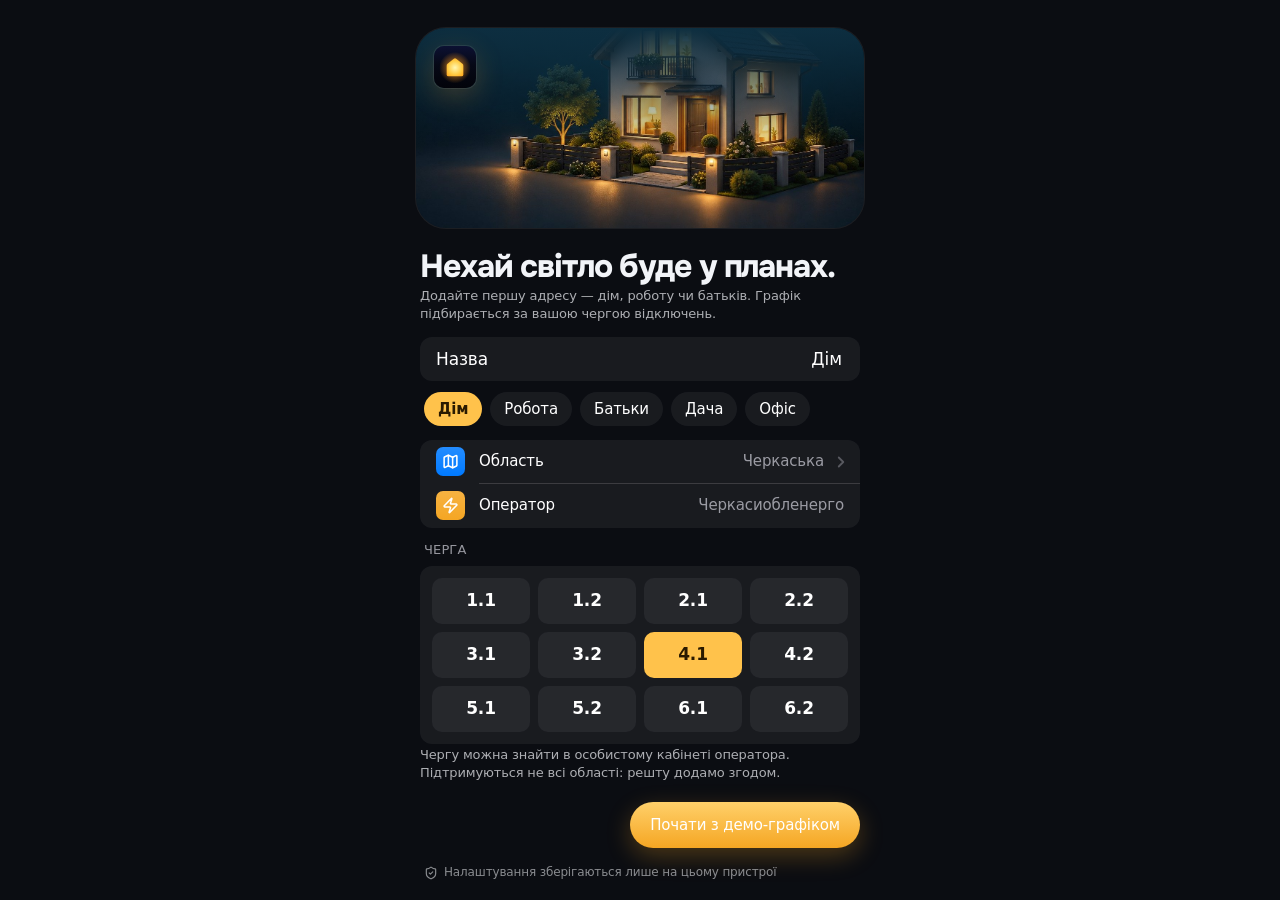
<file: index.html>
<!doctype html>
<html lang="uk"><head><meta charset="UTF-8" /><meta name="viewport" content="width=device-width, initial-scale=1.0, viewport-fit=cover" /><meta name="theme-color" content="#0A0C11" /><link rel="icon" href="./icon.svg" /><title>SvitloHub</title>  <script type="module" crossorigin src="./assets/index-Df-y_VmQ.js"></script>
  <link rel="stylesheet" crossorigin href="./assets/index-BqspVRk_.css">
</head><body><div id="root"></div></body></html>
</file>
<file: assets/index-BqspVRk_.css>
@import"https://fonts.googleapis.com/css2?family=Onest:wght@400;500;600;700;800&family=Unbounded:wght@500;600;700&display=swap";:root,[data-theme=night]{--bg: #0B0D12;--bg-deco: none;--chrome: #07080C;--card: #13161D;--card-2: #1A1E27;--card-3: #252A36;--stroke: rgba(255, 255, 255, .07);--hi: rgba(255, 255, 255, .05);--hover: rgba(255, 255, 255, .05);--card-shadow: inset 0 1px 0 var(--hi), 0 0 0 1px var(--stroke);--card-blur: none;--bar-bg: rgba(16, 19, 26, .82);--text: #F2F4F8;--text-2: rgba(242, 244, 248, .7);--text-3: rgba(242, 244, 248, .55);--light: #FFC24B;--light-2: #FFD98A;--light-c: rgba(255, 194, 75, .12);--night: #8B8FFF;--night-2: #C4C6FF;--night-c: rgba(139, 143, 255, .14);--soon: #FF9F43;--ok: #5BD69A;--bad: #FF7A7A;--grey: #9AA0AC;--accent-fill: linear-gradient(180deg, #FFD06A, #F5A623);--on-accent: #2A1A00;--accent-glow: 0 8px 24px rgba(245, 166, 35, .28);--sel-bg: var(--light);--sel-ink: #2A1A00;--now: #FFFFFF;--now-ink: #0A0C11;--sky-on: #0D2E40;--sky-off: #060D24;--sky-unk: #14171D;--shade: 6 10 16;--scene-filter: none;--scene-light: #FFD98A;--scene-night: #C4C6FF;--font: "Onest", system-ui, -apple-system, "Segoe UI", sans-serif;--font-d: var(--font);--w-d: 750;--tr-d: -.035em;--font-n: var(--font);--w-n: 700;--tr-n: -.05em;--cap-tt: none;--cap-ls: -.01em;--cap-size: 16px;--cap-font: var(--font);--r-xl: 30px;--r-lg: 24px;--r-md: 18px;--r-sm: 12px;--r-xs: 8px;--r-pill: 999px;--bw: 0px;--ease: cubic-bezier(.22, 1, .36, 1);--ease-out: cubic-bezier(.22, 1, .36, 1);--ease-in: cubic-bezier(.55, 0, 1, .45);--ease-io: cubic-bezier(.65, 0, .35, 1);--spring: linear(0, .1387, .3838, .6419, .8529, .9925, 1.0678, 1.0927, 1.0862, 1.0648, 1.04, 1.0184, 1.0037, .9948, .9916, .9915, .9933, .9956, .9978, .9993, 1.0003, 1.0007, 1.0008, 1.0007, 1);--spring-snap: linear(0, .0673, .1895, .328, .4618, .5807, .6808, .7599, .8222, .8703, .9067, .9339, .9539, .9678, .9778, .9849, .9899, .9934, .9958, .9973, .9983, .999, .9994, .9997, 1);--d-1: .12s;--d-2: .22s;--d-3: .36s;--d-4: .52s;--safe-t: env(safe-area-inset-top, 0px);--safe-b: env(safe-area-inset-bottom, 0px);color-scheme:dark}[data-theme=sunrise]{--bg: #FFF4EC;--bg-deco: radial-gradient(55% 45% at 0% 0%, rgba(255, 196, 160, .55), transparent 70%), radial-gradient(50% 50% at 100% 10%, rgba(212, 200, 255, .6), transparent 70%), radial-gradient(60% 40% at 60% 100%, rgba(255, 214, 226, .5), transparent 70%);--chrome: transparent;--card: rgba(255, 255, 255, .78);--card-2: rgba(255, 240, 234, .9);--card-3: #F4E2DC;--stroke: rgba(90, 40, 60, .08);--hi: rgba(255, 255, 255, .9);--hover: rgba(90, 40, 60, .05);--card-shadow: inset 0 1px 0 var(--hi), 0 0 0 1px var(--stroke), 0 14px 34px -14px rgba(220, 110, 90, .25);--card-blur: blur(20px) saturate(1.4);--bar-bg: rgba(255, 248, 243, .78);--text: #2A1F2D;--text-2: rgba(42, 31, 45, .7);--text-3: rgba(42, 31, 45, .54);--light: #FF7A45;--light-2: #C2410C;--light-c: rgba(255, 122, 69, .14);--night: #7A6CFF;--night-2: #4C3FD0;--night-c: rgba(122, 108, 255, .13);--soon: #F25C2A;--ok: #1F9D68;--bad: #E0364F;--grey: #9A8F98;--accent-fill: linear-gradient(135deg, #FF9150, #FF5E7E);--on-accent: #FFFFFF;--accent-glow: 0 10px 26px rgba(255, 100, 110, .32);--sel-bg: linear-gradient(135deg, #FF9150, #FF5E7E);--sel-ink: #FFFFFF;--now: #2A1F2D;--now-ink: #FFFFFF;--sky-on: #2B2340;--sky-off: #160F2E;--sky-unk: #2A2530;--shade: 30 18 40;--scene-light: #FFC2A3;--scene-night: #CFC8FF;--font: "Onest", system-ui, sans-serif;--font-d: "Unbounded", var(--font);--w-d: 600;--tr-d: -.03em;--font-n: "Unbounded", var(--font);--w-n: 600;--tr-n: -.04em;--r-xl: 36px;--r-lg: 30px;--r-md: 22px;--r-sm: 16px;--r-xs: 12px;color-scheme:light}*{box-sizing:border-box}html,body{margin:0;background:var(--bg);color:var(--text);font:15px/1.4 var(--font);-webkit-font-smoothing:antialiased;font-variant-numeric:tabular-nums lining-nums;-webkit-tap-highlight-color:transparent}body{background-image:var(--bg-deco);background-attachment:fixed;transition:background-color .5s var(--ease)}html,body{overflow-x:clip}button,input,select{font:inherit;color:inherit}button{cursor:pointer;background:none;border:0;padding:0}button:disabled{cursor:default;opacity:.45}:focus-visible{outline:2px solid var(--light);outline-offset:2px;border-radius:var(--r-xs)}h1,h2,h3,p,ul,ol,fieldset,legend{margin:0;padding:0}fieldset{border:0}ul,ol{list-style:none}.sr-only{position:absolute;width:1px;height:1px;overflow:hidden;clip:rect(0 0 0 0);white-space:nowrap}.spin{animation:spin 1s linear infinite}@keyframes spin{to{transform:rotate(360deg)}}@keyframes rise{0%{opacity:0;transform:translateY(14px)}}@keyframes pop-in{0%{opacity:0;transform:scale(.94)}}@keyframes roll{0%{opacity:0;transform:translateY(-.45em);filter:blur(2px)}}@keyframes view-fwd{0%{opacity:0;transform:translate3d(32px,0,0) scale(.985)}60%{opacity:1}}@keyframes view-back{0%{opacity:0;transform:translate3d(-32px,0,0) scale(.985)}60%{opacity:1}}@keyframes sheet-up{0%{transform:translateY(100%)}}@keyframes sheet-down{to{transform:translateY(100%)}}@keyframes fade{0%{opacity:0}}@keyframes fade-out{to{opacity:0}}@keyframes zoom-out{to{opacity:0;transform:scale(.96)}}@keyframes kenburns{0%{transform:scale(1.04)}to{transform:scale(1.1) translate3d(-10px,-6px,0)}}@keyframes glow{0%,to{opacity:.55}45%{opacity:.9}60%{opacity:.7}}@keyframes twinkle{0%,to{opacity:.15}50%{opacity:.9}}@keyframes led{0%,to{box-shadow:0 0 6px 0 var(--c)}50%{box-shadow:0 0 14px 3px var(--c)}}@keyframes now-pulse{0%,to{box-shadow:0 0 6px color-mix(in srgb,var(--now) 70%,transparent)}50%{box-shadow:0 0 16px 3px color-mix(in srgb,var(--now) 85%,transparent)}}@keyframes grow-x{0%{transform:scaleX(0)}}@keyframes grow-y{0%{opacity:0;transform:scaleY(.6)}}@keyframes ring{0%,to{transform:rotate(0)}15%{transform:rotate(14deg)}30%{transform:rotate(-12deg)}45%{transform:rotate(8deg)}60%{transform:rotate(-4deg)}}@keyframes swap{0%{opacity:0;transform:translateY(10px) scale(.99)}}@keyframes snack-in{0%{opacity:0;transform:translate(-50%,20px) scale(.95)}}@keyframes snack-in-d{0%{opacity:0;transform:translateY(16px) scale(.96)}}@keyframes urgent{50%{text-shadow:0 0 34px color-mix(in srgb,var(--soon) 60%,transparent)}}.card{background:var(--card);border-radius:var(--r-lg);box-shadow:var(--card-shadow);-webkit-backdrop-filter:var(--card-blur);backdrop-filter:var(--card-blur)}.sec{margin:12px 12px 0;padding:18px 18px 16px}.glass{background:rgb(var(--shade) / .5);-webkit-backdrop-filter:blur(18px) saturate(1.3);backdrop-filter:blur(18px) saturate(1.3);box-shadow:inset 0 1px #ffffff1a,0 0 0 1px #ffffff17}.cap{display:flex;align-items:center;gap:10px;font:700 var(--cap-size)/1.2 var(--cap-font);letter-spacing:var(--cap-ls);text-transform:var(--cap-tt)}.cap h2{font:inherit}.cap small{margin-left:auto;font:500 12.5px var(--font);letter-spacing:0;text-transform:none;color:var(--text-2)}.cap>svg{flex:none;width:30px;height:30px;padding:6px;border-radius:var(--r-sm);color:var(--light);background:var(--light-c)}.reveal{animation:rise .55s var(--ease) both}.reveal+.reveal{animation-delay:.08s}.rb{width:42px;height:42px;flex:none;border-radius:var(--r-pill);display:grid;place-items:center;background:var(--card);box-shadow:var(--card-shadow);position:relative;transition:background .2s,transform .2s var(--spring)}.rb:hover:not(:disabled){background:var(--card-2)}.rb:active:not(:disabled){transform:scale(.9)}.rb.sm{width:32px;height:32px;margin-left:4px}.cap .rb.sm{margin-left:auto}.rb.bell{overflow:visible}.bell-ic{display:grid;place-items:center;transform-origin:50% 12%}.bell-ic.swing{animation:bell-swing .9s var(--ease) both}.bell-badge{position:absolute;top:-3px;right:-3px;z-index:2;min-width:19px;height:19px;padding:0 5px;border-radius:10px;display:grid;place-items:center;font:700 11.5px/1 var(--font);letter-spacing:-.01em;color:#fff;background:#ff453a;box-shadow:0 0 0 2px var(--bg);font-variant-numeric:tabular-nums;animation:pop-in .3s var(--spring) both}.bell-badge.wide{padding:0 6px}.bell-badge.bump{animation:badge-bump .5s var(--spring) both}.bell-pulse{position:absolute;inset:0;border-radius:inherit;pointer-events:none;box-shadow:0 0 color-mix(in srgb,var(--light) 60%,transparent);animation:bell-pulse 1.1s ease-out both}@keyframes bell-swing{0%,to{transform:rotate(0)}10%{transform:rotate(18deg)}25%{transform:rotate(-16deg)}40%{transform:rotate(11deg)}55%{transform:rotate(-7deg)}70%{transform:rotate(3deg)}}@keyframes badge-bump{0%{transform:scale(.4)}55%{transform:scale(1.25)}to{transform:scale(1)}}@keyframes bell-pulse{0%{box-shadow:0 0 color-mix(in srgb,var(--light) 55%,transparent)}to{box-shadow:0 0 0 14px transparent}}@media(prefers-reduced-motion:reduce){.bell-ic.swing,.bell-pulse{animation:none}.bell-badge.bump{animation:fade .2s both}}.rb.dot:after{content:"";position:absolute;top:9px;right:10px;width:8px;height:8px;border-radius:50%;background:var(--light);box-shadow:0 0 0 2px var(--card);animation:pop-in .3s var(--spring) both}.rb.dot svg{animation:ring 1s .2s both;transform-origin:50% 10%}.pill{height:32px;padding:0 12px;border-radius:var(--r-pill);display:inline-flex;align-items:center;gap:6px;background:var(--card);box-shadow:var(--card-shadow);font-size:13px;font-weight:600;transition:background .2s,transform .2s var(--spring)}.pill:hover:not(:disabled){background:var(--card-2)}.pill:active:not(:disabled){transform:scale(.95)}.pill[aria-pressed=true]{background:var(--light-c);color:var(--light-2)}.pill.demo{background:var(--light-c);color:var(--light-2);box-shadow:none}.link{display:inline-flex;align-items:center;gap:4px;margin-left:8px;color:var(--light-2);font-size:12.5px;font-weight:600}.logo-mark{width:fit-content;height:fit-content;border-radius:24%;overflow:hidden;display:grid;place-items:center;line-height:0;box-shadow:0 0 0 1px #ffffff14,0 8px 28px #ffa02838}.logo-mark svg{display:block}.splash{min-height:100dvh;display:grid;place-items:center}.splash .logo-mark{animation:pop-in .6s var(--spring) both,led 2s 1s infinite;--c: color-mix(in srgb, var(--light) 60%, transparent)}.src{padding:14px 16px 8px;text-align:center;font-size:12.5px;color:var(--text-3)}.muted-row{margin-top:12px;color:var(--text-2);font-size:13.5px}.warn{margin:0 12px 12px;padding:10px 14px;border-radius:var(--r-md);background:var(--light-c);color:var(--light-2);font-size:13px}.chip{display:inline-flex;align-items:center;gap:8px;height:30px;padding:0 12px 0 10px;border-radius:var(--r-pill);font-size:13.5px;font-weight:600;white-space:nowrap}.chip .led{--c: var(--light);width:8px;height:8px;border-radius:50%;background:var(--c);animation:led 2.4s ease-in-out infinite}.chip.st-soon .led{--c: var(--soon)}.chip.st-off .led{--c: var(--night)}.chip.st-unk .led{--c: var(--grey);animation:none}.scene{--text: #F4F5F8;--text-2: rgba(244, 245, 248, .76);--text-3: rgba(244, 245, 248, .6);--light-2: var(--scene-light);--night-2: var(--scene-night);--now: #FFFFFF;color:var(--text);position:relative;overflow:hidden;isolation:isolate;background:var(--sky-on);transition:background-color .9s var(--ease)}.scene.is-off{background:var(--sky-off)}.scene.is-unknown{background:var(--sky-unk)}.scene-img{position:absolute;inset:0;background-repeat:no-repeat;background-size:var(--bs, 125% auto);background-position:var(--bp, 85% 100%);filter:var(--scene-filter);transition:opacity 1.1s var(--ease),filter 1.1s var(--ease);animation:kenburns 24s ease-in-out infinite alternate;will-change:transform,opacity}.scene-img.off,.is-off .scene-img.on{opacity:0}.is-off .scene-img.off{opacity:1}.is-unknown .scene-img{filter:grayscale(.85) brightness(.6)}.scene-glow{position:absolute;inset:0;pointer-events:none;background:radial-gradient(40% 30% at var(--gx, 66%) var(--gy, 68%),color-mix(in srgb,var(--light) 34%,transparent),transparent 70%);mix-blend-mode:screen;animation:glow 5s ease-in-out infinite;transition:opacity .8s}.is-off .scene-glow,.is-unknown .scene-glow{opacity:0;animation:none}.scene-stars{position:absolute;inset:0 0 50%;pointer-events:none;opacity:0;transition:opacity 1.2s}.is-off .scene-stars{opacity:1}.scene-stars i{position:absolute;width:2px;height:2px;border-radius:50%;background:#fff;animation:twinkle calc(2s + var(--i) * .3s) ease-in-out infinite;animation-delay:calc(var(--i) * -.4s)}.scene-shade{position:absolute;inset:0;pointer-events:none}.scene>:not(.scene-img,.scene-glow,.scene-stars,.scene-shade,.sky){position:relative;z-index:1}.hero{margin:0 12px;min-height:452px;border-radius:var(--r-xl);box-shadow:0 0 0 1px var(--stroke),0 24px 60px -30px #00000080;--bs: 125% auto;--bp: 85% 100%}.hero .scene-shade{--sky: var(--sky-on);background:linear-gradient(180deg,rgb(var(--shade) / .25) 0,transparent 120px),linear-gradient(180deg,var(--sky) 0,var(--sky) 120px,transparent 215px),linear-gradient(0deg,rgb(var(--shade) / .72),transparent 34%)}.hero.is-off .scene-shade{--sky: var(--sky-off)}.hero.is-unknown .scene-shade{--sky: var(--sky-unk)}.hero-in{padding:20px 20px 0}.hero-lab{margin-top:18px;font-size:14px;color:var(--text-2);font-weight:500}.hero-num{display:flex;align-items:baseline;gap:4px;margin-top:2px}.hero-num b{font:var(--w-n) 82px/1 var(--font-n);letter-spacing:var(--tr-n);text-shadow:0 2px 30px rgba(0,0,0,.35);transition:color .4s}.hero-num small{font:600 24px var(--font-n);color:var(--text-3)}.hero-num small.unit{font:600 20px var(--font);margin-left:6px}[data-theme=sunrise] .hero-num b{font-size:70px}.rolling{display:inline-flex}.rc{display:inline-block;animation:roll .35s var(--ease) both}.hero-when{margin-top:6px;font-size:15px;font-weight:400;color:var(--text-2)}.hero-when b{color:var(--light-2);font-weight:600}.is-off .hero-when b{color:var(--night-2)}.hero-title{margin-top:22px;font:var(--w-d) 30px/1.12 var(--font-d);letter-spacing:var(--tr-d);max-width:15ch;animation:rise .5s var(--ease) both}.hero-note{margin-top:14px;padding:10px 12px;border-radius:var(--r-md);display:flex;flex-wrap:wrap;align-items:center;gap:8px;font-size:13px;color:var(--text-2);max-width:340px}.hero-note svg{color:var(--grey)}.hero-note span{flex:1;min-width:160px}.hero-note .pill{background:#ffffff1a;box-shadow:none;color:var(--text)}.countdown{--acc: var(--light)}.is-off .countdown{--acc: var(--night)}.countdown.urgent{--acc: var(--soon)}.countdown.urgent .hero-num b{color:color-mix(in srgb,var(--soon) 45%,#fff);animation:urgent 1.6s ease-in-out infinite}.cd-prog{margin-top:14px;max-width:340px}.cd-track{height:6px;border-radius:3px;background:#ffffff29;overflow:hidden}.cd-track i{display:block;height:100%;border-radius:3px;background:linear-gradient(90deg,color-mix(in srgb,var(--acc) 55%,transparent),var(--acc));transform-origin:left;transition:transform 1s linear;box-shadow:0 0 12px var(--acc)}.cd-ends{display:flex;justify-content:space-between;margin-top:6px;font-size:12px;color:var(--text-2);font-weight:500}.cd-ends span:nth-child(2){color:var(--text-3)}.strip{position:absolute!important;left:12px;right:12px;bottom:12px;border-radius:calc(var(--r-xl) - 10px);padding:12px 14px 10px}.strip-wrap{position:relative}.strip-bar{position:relative;height:10px;border-radius:5px;background:color-mix(in srgb,var(--light) 60%,transparent);overflow:hidden}.strip-bar i{position:absolute;top:0;bottom:0;background:color-mix(in srgb,var(--night) 92%,transparent) repeating-linear-gradient(-45deg,rgba(255,255,255,.18) 0 2px,transparent 2px 5px);transform-origin:left;animation:grow-x .7s var(--d, 0s) var(--ease) both}.strip-bar i.k-unknown{background:#a0a6b259 repeating-linear-gradient(-45deg,rgba(255,255,255,.12) 0 2px,transparent 2px 6px)}.strip-past{position:absolute;top:0;bottom:0;left:0;background:rgb(var(--shade) / .55);transition:width 1s linear}.strip-now{position:absolute;top:-4px;width:3px;height:18px;margin-left:-1.5px;border-radius:2px;background:#fff;animation:now-pulse 2.4s ease-in-out infinite;transition:left 1s linear}.strip-ax{display:flex;justify-content:space-between;margin-top:7px;font-size:11px;color:var(--text-2);font-weight:500}.hero-actions{display:flex;gap:8px;padding:14px 12px 2px}.act{height:48px;padding:0 20px;border-radius:var(--r-pill);display:inline-flex;align-items:center;justify-content:center;gap:8px;font-weight:600;font-size:14px;background:var(--card);box-shadow:var(--card-shadow);transition:background .25s,transform .25s var(--spring),box-shadow .25s;white-space:nowrap}.act:hover{background:var(--card-2)}.act:active{transform:scale(.95)}.act.pri{flex:1;background:var(--accent-fill);color:var(--on-accent);box-shadow:var(--accent-glow),inset 0 1px #ffffff59}.act.pri.set{background:var(--light-c);color:var(--light-2);box-shadow:inset 0 0 0 1.5px color-mix(in srgb,var(--light) 50%,transparent)}.act.pri.set svg{animation:ring .9s both;transform-origin:50% 10%}.scene .act:not(.pri),.scene .act.pri.set{background:#ffffff1a;color:var(--text);-webkit-backdrop-filter:blur(14px);backdrop-filter:blur(14px);box-shadow:inset 0 0 0 1px #ffffff24}.scene .act:not(.pri):hover{background:#ffffff29}.scene .act.pri.set{color:var(--light-2);box-shadow:inset 0 0 0 1.5px color-mix(in srgb,var(--light) 55%,transparent)}.m .act:not(.pri) span{display:none}.m .act:not(.pri){width:48px;padding:0}.events{margin-top:12px;position:relative}.ev{position:relative;display:grid;grid-template-columns:34px 1fr auto;gap:12px;align-items:center;padding:9px 0;animation:rise .5s var(--d, 0s) var(--ease) both}.ev:not(:last-child):after{content:"";position:absolute;left:16px;top:44px;bottom:-8px;width:2px;border-radius:1px;background:var(--stroke)}.ev-ic{width:34px;height:34px;border-radius:var(--r-pill);display:grid;place-items:center;background:var(--light-c);color:var(--light);box-shadow:inset 0 0 0 1px color-mix(in srgb,var(--light) 30%,transparent)}.ev.k-off .ev-ic{background:var(--night-c);color:var(--night);box-shadow:inset 0 0 0 1px color-mix(in srgb,var(--night) 35%,transparent)}.ev.k-unknown .ev-ic{background:var(--card-2);color:var(--text-3);box-shadow:none}.ev:first-child .ev-ic{animation:led 2.4s ease-in-out infinite;--c: color-mix(in srgb, var(--light) 35%, transparent)}.ev.k-off:first-child .ev-ic{--c: color-mix(in srgb, var(--night) 40%, transparent)}.ev-t b{display:block;font-size:15px;font-weight:600}.ev-t b small{font-weight:500;color:var(--text-2);font-size:12.5px}.ev-t span{font-size:12.5px;color:var(--text-2)}.ev em{font-style:normal;font-size:12px;font-weight:600;color:var(--text-2);white-space:nowrap;padding:4px 9px;border-radius:var(--r-pill);background:var(--card-2)}.more{margin-top:10px;display:inline-flex;align-items:center;gap:4px;color:var(--light-2);font-weight:600;font-size:13.5px;padding:6px 0;transition:gap .25s var(--spring)}.more:hover{gap:8px}.day{position:relative;margin:18px 0 4px}.day .row{position:absolute;left:0;right:0;height:46px;border-top:1px solid var(--stroke)}.day .row span{position:absolute;top:-9px;left:0;font-size:12px;color:var(--text-3);font-weight:500;background:var(--card);padding-right:6px}[data-theme=sunrise] .day .row span{background:none}.blocks{position:absolute;inset:0 0 0 52px}.blk{position:absolute;left:0;right:0;border-radius:var(--r-sm);padding:9px 12px;overflow:hidden;display:flex;justify-content:space-between;gap:8px;transform-origin:top;animation:grow-y .55s var(--d, 0s) var(--ease) both}.blk.k-on{background:var(--light-c);box-shadow:inset 3px 0 0 var(--light)}.blk.k-off{background:var(--night-c) repeating-linear-gradient(-45deg,color-mix(in srgb,var(--night) 9%,transparent) 0 2px,transparent 2px 8px);box-shadow:inset 3px 0 0 var(--night)}.blk.k-unknown{background:var(--hover) repeating-linear-gradient(-45deg,var(--hover) 0 2px,transparent 2px 8px);box-shadow:inset 3px 0 0 var(--grey)}.blk b{display:block;font-size:14px;font-weight:600}.blk span{font-size:12.5px;color:var(--text-2)}.blk em{font-style:normal;font-size:12.5px;font-weight:600;color:var(--text-2);white-space:nowrap}.blk.k-on b{color:var(--light-2)}.blk.k-off b{color:var(--night-2)}.blk.k-unknown b{color:var(--text-2)}.nowline{position:absolute;left:44px;right:0;height:2px;background:var(--now);border-radius:1px;z-index:2;transition:top 1s linear;box-shadow:0 0 10px color-mix(in srgb,var(--now) 50%,transparent)}.nowline span{position:absolute;left:-48px;top:-9px;font-size:11px;font-weight:700;background:var(--now);color:var(--now-ink);padding:2px 5px;border-radius:var(--r-xs)}.hday{margin-top:16px}.hday+.hday{margin-top:14px}.hday .lbl{display:flex;flex-wrap:wrap;justify-content:space-between;gap:2px 12px;font-size:12.5px;color:var(--text-2);margin-bottom:6px}.hday .lbl b{font-weight:600;color:var(--text)}.lane{position:relative;height:64px;border-radius:var(--r-md);background:var(--card-2)}.lane .seg{position:absolute;top:6px;bottom:6px;border-radius:var(--r-sm);padding:0 10px;overflow:hidden;white-space:nowrap;text-overflow:ellipsis;display:flex;flex-direction:column;justify-content:center;transform-origin:left;animation:grow-x .6s var(--d, 0s) var(--ease) both}.lane .seg.k-on{background:var(--light-c);box-shadow:inset 3px 0 0 var(--light)}.lane .seg.k-off{background:var(--night-c) repeating-linear-gradient(-45deg,color-mix(in srgb,var(--night) 9%,transparent) 0 2px,transparent 2px 8px);box-shadow:inset 3px 0 0 var(--night)}.lane .seg.k-unknown{background:var(--hover) repeating-linear-gradient(-45deg,var(--hover) 0 2px,transparent 2px 8px);box-shadow:inset 3px 0 color-mix(in srgb,var(--grey) 60%,transparent)}.lane .seg b,.lane .seg span{display:block;overflow:hidden;text-overflow:ellipsis}.lane .seg b{font-size:13px;font-weight:600}.lane .seg b+span{margin-top:1px}.lane .seg span{font-size:11.5px;color:var(--text-2)}.lane .seg.k-on b{color:var(--light-2)}.lane .seg.k-off b{color:var(--night-2)}.lane .seg.k-unknown b{color:var(--text-2)}.lane .seg.past{opacity:.5;filter:saturate(.4)}.lane .nl{position:absolute;top:-4px;bottom:-4px;width:2px;margin-left:-1px;background:var(--now);border-radius:1px;animation:now-pulse 2.4s ease-in-out infinite;transition:left 1s linear}.hday .ax{display:flex;justify-content:space-between;margin-top:8px;font-size:11.5px;color:var(--text-3)}.week .hday .lane{height:52px}.graph-bar{padding:14px 12px 0}.segm{position:relative;display:grid;grid-template-columns:repeat(var(--n),1fr);padding:4px;border-radius:var(--r-pill);background:var(--card);box-shadow:var(--card-shadow)}.segm-ind{position:absolute;top:4px;bottom:4px;left:4px;width:calc((100% - 8px) / var(--n));border-radius:var(--r-pill);background:var(--sel-bg);transform:translate(calc(var(--i) * 100%));transition:transform .45s var(--spring);box-shadow:var(--accent-glow)}.segm button{position:relative;z-index:1;height:38px;font-weight:600;font-size:14px;color:var(--text-2);transition:color .3s}.segm button.on{color:var(--sel-ink)}.swap{animation:swap .45s var(--ease) both}.graph .card{margin-top:12px}.empty{display:grid;justify-items:center;text-align:center;gap:6px;padding:36px 16px 28px;color:var(--text-2);font-size:13.5px}.empty svg{color:var(--night);margin-bottom:6px}.empty b{color:var(--text);font-size:16px}.ttl{padding:10px 20px 0;display:flex;align-items:center;gap:8px}.ttl h1{font:var(--w-d) 32px/1.1 var(--font-d);letter-spacing:var(--tr-d);margin-right:auto;animation:rise .45s var(--ease) both}[data-theme=sunrise] .ttl h1{font-size:28px}.ttl-sub{padding:2px 20px 0;color:var(--text-2);font-size:13.5px}.lcards{display:grid;gap:10px;padding:14px 12px 0}.lcards>li{position:relative}.lcard{display:block;width:100%;text-align:left;border-radius:var(--r-lg);animation:rise .5s var(--d, 0s) var(--ease) both;transition:transform .3s var(--spring)}.lcard:active{transform:scale(.98)}.lcard .lscene{height:156px;border-radius:var(--r-lg);box-shadow:0 0 0 1px var(--stroke);--bs: auto 190%;--bp: 80% 92%}.lcard.current .lscene{box-shadow:0 0 0 2px var(--light)}.lcard .scene-shade{background:linear-gradient(90deg,rgb(var(--shade) / .88),rgb(var(--shade) / .45) 60%,rgb(var(--shade) / .1))}.lcard .scene-img{animation-duration:30s;transition:opacity 1.1s var(--ease),filter 1.1s var(--ease),translate .6s var(--ease)}.lcard:hover .scene-img{translate:-3% 0}.lcard-in{display:block;height:100%;padding:16px 18px}.lcard .h3{display:block;font:var(--w-d) 21px/1.2 var(--font-d);letter-spacing:var(--tr-d)}.lcard .p{display:block;font-size:13px;color:var(--text-2);margin-top:2px}.lcard .chip{position:absolute;right:14px;top:14px}.lcard .cd{position:absolute;left:18px;bottom:16px}.lcard .cd b{font:var(--w-n) 36px/1 var(--font-n);letter-spacing:var(--tr-n);display:block}.lcard .cd span{font-size:12.5px;color:var(--text-2)}.lcards li.editing .lcard{transform:scale(.97)}.rb.edit{position:absolute;right:14px;bottom:14px;z-index:2;animation:pop-in .3s var(--spring) both}.addc{width:calc(100% - 24px);margin:10px 12px 0;height:64px;border-radius:var(--r-lg);display:flex;align-items:center;justify-content:center;gap:10px;font-weight:600;color:var(--text-2);border:1.5px dashed color-mix(in srgb,var(--text) 18%,transparent);transition:background .2s,color .2s,border-color .2s}.addc:hover{background:var(--card);color:var(--text);border-color:var(--light)}.m{min-height:100dvh;padding-bottom:calc(104px + var(--safe-b))}.top{display:flex;align-items:center;gap:10px;padding:calc(12px + var(--safe-t)) 16px 12px;position:sticky;top:0;z-index:5;background:linear-gradient(180deg,var(--bg) 65%,transparent)}[data-theme=sunrise] .top{background:none;-webkit-backdrop-filter:blur(16px);backdrop-filter:blur(16px);-webkit-mask-image:linear-gradient(180deg,#000 75%,transparent);mask-image:linear-gradient(180deg,#000 75%,transparent)}.loc-sw{display:flex;align-items:center;gap:10px;margin-right:auto;padding:4px 12px 4px 4px;border-radius:var(--r-pill);text-align:left;min-width:0;transition:background .2s}.loc-sw:hover{background:var(--card)}.ava{width:40px;height:40px;flex:none;border-radius:var(--r-pill);background-size:360%;background-position:72% 70%;filter:var(--scene-filter);box-shadow:0 0 0 2px var(--bg),0 0 0 4px var(--light);animation:pop-in .45s var(--spring) both}.ava.off{box-shadow:0 0 0 2px var(--bg),0 0 0 4px var(--night)}.loc-sw-t{min-width:0;animation:rise .35s var(--ease) both}.loc-sw b{display:flex;align-items:center;gap:4px;font-size:17px;font-weight:700;white-space:nowrap}.loc-sw b svg{color:var(--text-3)}.loc-sw-t>span{display:block;font-size:12.5px;color:var(--text-2);white-space:nowrap;overflow:hidden;text-overflow:ellipsis}.view{animation:view-fwd .46s var(--ease-out) both}.view.back{animation-name:view-back}.pager{position:relative;display:flex;overflow-x:auto;overflow-y:hidden;scroll-snap-type:x mandatory;scrollbar-width:none;overscroll-behavior-x:contain}.pager::-webkit-scrollbar{display:none}.page{position:relative;flex:0 0 100%;min-width:0;scroll-snap-align:start;scroll-snap-stop:always}.page .hero{transform:scale(var(--sc, 1))}.page .hero .scene-img{translate:calc(var(--px, 0) * 38%) 0}.page .hero-in{translate:calc(var(--px, 0) * -12%) 0;opacity:var(--op, 1)}.m .page .src{padding-bottom:4px}.dots{display:flex;justify-content:center;gap:6px;margin-top:12px}.dots i{width:calc(6px + var(--a) * 14px);height:6px;border-radius:3px;background:color-mix(in srgb,var(--light) calc(var(--a) * 100%),var(--card-3))}.tabbar{position:fixed;left:12px;right:12px;bottom:calc(12px + var(--safe-b));height:68px;display:grid;grid-template-columns:repeat(4,1fr);z-index:9;border-radius:calc(var(--r-lg) + 4px);background:var(--bar-bg);-webkit-backdrop-filter:blur(22px) saturate(1.5);backdrop-filter:blur(22px) saturate(1.5);box-shadow:0 0 0 1px var(--stroke),0 18px 40px -12px #00000073}[data-theme=sunrise] .tabbar{box-shadow:0 0 0 1px var(--stroke),0 16px 36px -14px #3c1e1440}.tabbar button{position:relative;z-index:1;display:grid;justify-items:center;align-content:center;gap:3px;font-size:11px;font-weight:600;color:var(--text-3);transition:color .25s}.tabbar button.on{color:var(--light-2)}.tabbar button svg{transition:transform .35s var(--spring)}.tabbar button.on svg{transform:translateY(-1px) scale(1.06)}.tab-ind{position:absolute;top:7px;bottom:7px;left:calc(var(--ti) * 25% + 6px);width:calc(25% - 12px);border-radius:var(--r-lg);background:var(--light-c);transition:left .45s var(--spring)}.settings-page .settings{padding:14px 12px 0}[data-shell=phone]{--safe-t: 32px}.phone-bar{position:fixed;top:0;left:0;right:0;height:32px;z-index:40;display:flex;align-items:center;padding:0 22px;font-size:13px;font-weight:700;background:var(--bg);-webkit-app-region:drag}.phone-isl{position:absolute;left:50%;top:7px;width:92px;height:20px;margin-left:-46px;border-radius:10px;background:#000}.settings{display:grid;gap:12px}.settings .group{border-radius:var(--r-lg);background:var(--card);box-shadow:var(--card-shadow);-webkit-backdrop-filter:var(--card-blur);backdrop-filter:var(--card-blur);padding:8px 4px;animation:rise .45s var(--ease) both}.toggle-row{display:flex;align-items:center;gap:12px;padding:10px 12px}.toggle-row>svg{flex:none;width:34px;height:34px;padding:7px;border-radius:var(--r-sm);color:var(--light);background:var(--light-c)}.toggle-row>div{flex:1;min-width:0}.toggle-row b{display:block;font-weight:600}.toggle-row>div span{font-size:13px;color:var(--text-2)}.segbtns{display:inline-flex;gap:4px;padding:4px;border-radius:var(--r-pill);background:var(--card-2)}.segbtns button{height:32px;padding:0 14px;border-radius:var(--r-pill);font-weight:600;font-size:13px;color:var(--text-2);transition:background .25s,color .25s}.segbtns button.on{background:var(--sel-bg);color:var(--sel-ink)}.settings .segbtns.lead{margin:2px 12px 8px 58px}.settings .segbtns.lock{display:flex;flex-direction:column;align-items:stretch;margin:2px 12px 8px 58px;border-radius:20px}.settings .segbtns.lock button{height:auto;min-height:36px;padding:8px 14px;text-align:left;line-height:1.25}.switch{width:46px;height:28px;border-radius:var(--r-pill);background:var(--card-3);position:relative;flex:none;transition:background .25s}.switch span{position:absolute;left:3px;top:3px;width:22px;height:22px;border-radius:var(--r-pill);background:#fff;transition:transform .35s var(--spring);box-shadow:0 2px 6px #00000040}.switch.on{background:var(--sel-bg)}.switch.on span{transform:translate(18px)}.preview-note{padding:14px 16px;border-radius:var(--r-lg);background:linear-gradient(135deg,var(--light-c),var(--night-c));box-shadow:0 0 0 1px var(--stroke);animation:rise .45s .05s var(--ease) both}.preview-note .eyebrow{font-size:11px;text-transform:uppercase;letter-spacing:.6px;color:var(--text-3)}.preview-note h3{font:var(--w-d) 18px/1.25 var(--font-d);letter-spacing:var(--tr-d);margin:4px 0 2px}.preview-note p{color:var(--text-2);font-size:13px}.banner{padding:12px 16px;border-radius:var(--r-lg);background:var(--card);box-shadow:var(--card-shadow);display:flex;gap:12px;align-items:flex-start;font-size:13px;color:var(--text-2);animation:rise .45s .1s var(--ease) both}.banner>svg{flex:none;color:var(--text-3)}.banner b{display:block;color:var(--text);font-weight:600;font-size:14px}.privacy{display:flex;align-items:center;gap:6px;color:var(--text-3);font-size:12px;padding:4px}.themes{display:grid;grid-template-columns:repeat(2,minmax(0,1fr));gap:10px;padding:6px 12px 12px}.modal .themes{padding:16px 0 6px}.theme{display:grid;gap:8px;padding:6px;border-radius:calc(var(--r-md) + 4px);text-align:left;background:var(--card-2);box-shadow:0 0 0 1px var(--stroke);animation:rise .4s var(--d, 0s) var(--ease) both;transition:transform .25s var(--spring),box-shadow .2s,background .2s}.theme:hover{transform:translateY(-2px)}.theme.on{box-shadow:0 0 0 2px var(--light);background:var(--light-c)}.theme-prev{position:relative;display:block;height:92px;border-radius:var(--r-md);overflow:hidden;background:var(--t-bg);box-shadow:inset 0 0 0 1px #8080802e}.tp-card{position:absolute;inset:10px 28px 12px 10px;padding:10px 12px;border-radius:12px;background:var(--t-card);color:var(--t-ink);box-shadow:0 6px 16px -8px #00000059}.tp-card b{display:block;font-size:24px;line-height:1;font-weight:700;letter-spacing:-.04em}.tp-bar{display:block;height:6px;margin-top:12px;border-radius:3px;background:var(--t-night);overflow:hidden}.tp-bar em{display:block;width:58%;height:100%;background:var(--t-light)}.tp-dots{position:absolute;right:8px;top:12px;display:grid;gap:6px}.tp-dots i{width:12px;height:12px;border-radius:50%;background:var(--t-light)}.tp-dots i+i{background:var(--t-night)}.tp-sunrise{background:radial-gradient(80% 80% at 0% 0%,#FFC9A8,transparent 60%),radial-gradient(80% 80% at 100% 0%,#DCD3FF,transparent 60%),var(--t-bg)!important}.tp-sunrise .tp-card{border-radius:18px}.tp-sunrise .tp-card b{font:600 20px Unbounded,sans-serif}.tp-sunrise .tp-bar em{background:linear-gradient(90deg,#ff9150,#ff5e7e)}.theme-t{padding:2px 6px 6px}.theme-t b{display:flex;align-items:center;gap:6px;font-weight:700;font-size:14.5px}.theme-t b svg{color:var(--light)}.theme-t small{display:block;margin-top:2px;font-size:12px;line-height:1.35;color:var(--text-2)}.modal{padding:0;border:0;background:transparent;color:var(--text);max-width:none;max-height:none}.modal::backdrop{background:rgb(var(--shade) / .55);-webkit-backdrop-filter:blur(6px);backdrop-filter:blur(6px);animation:fade .25s both}.modal.closing::backdrop{animation:fade-out .2s both}.modal-sheet{position:fixed;inset:auto 0 0;width:100%;margin:0}.modal-sheet .modal-body{background:var(--bg);background-image:linear-gradient(var(--card),var(--card));border-radius:var(--r-xl) var(--r-xl) 0 0;box-shadow:inset 0 1px 0 var(--hi),0 -20px 60px -20px #00000080;padding:8px 18px calc(24px + var(--safe-b));max-height:92dvh;overflow:auto;overscroll-behavior:contain;animation:sheet-up .52s var(--spring-snap) both;will-change:transform}.modal-sheet.closing .modal-body{animation:sheet-down .22s var(--ease-in) both}.modal-welcome{width:100%;height:100%;margin:0}.modal-welcome::backdrop{background:var(--bg)}.modal-welcome .modal-body{width:min(480px,100%);margin:0 auto;padding:calc(28px + var(--safe-t)) 20px 32px;animation:rise .6s var(--ease) both}.welcome-scene{height:200px;margin:0 -4px 22px;border-radius:var(--r-xl);background:var(--sky-on) 85% 100% / 125% auto no-repeat;position:relative;overflow:hidden;box-shadow:0 0 0 1px var(--stroke)}.welcome-scene:after{content:"";position:absolute;inset:0;background:linear-gradient(180deg,var(--sky-on) 0,transparent 60%)}.welcome-scene .logo-mark{position:absolute;left:18px;top:18px;z-index:1;animation:pop-in .6s .2s var(--spring) both}.modal-welcome .modal-head h2{font:var(--w-d) 32px/1.08 var(--font-d);letter-spacing:var(--tr-d)}.grab{display:block;width:40px;height:5px;border-radius:3px;background:var(--card-3);margin:0 auto 12px}.modal-head{display:flex;align-items:center;justify-content:space-between;gap:12px}.modal-head h2{font:var(--w-d) 22px/1.2 var(--font-d);letter-spacing:var(--tr-d)}.hint{color:var(--text-2);font-size:13px;margin-top:4px}.editor{display:grid;gap:4px}.field{position:relative;display:block;margin-top:20px}.field>span{position:absolute;top:-8px;left:14px;padding:0 4px;font-size:12px;line-height:16px;color:var(--text-2);background:var(--field-bg, var(--card));border-radius:4px;transition:color .2s}.modal-welcome .field,[data-theme=sunrise] .modal-sheet .field{--field-bg: var(--bg)}.field input,.field select{width:100%;height:54px;border:1.5px solid var(--card-3);border-radius:var(--r-md);padding:0 16px;background:transparent;font-size:16px;outline:0;appearance:none;transition:border-color .2s}.field select{background:url("data:image/svg+xml,%3Csvg xmlns='http://www.w3.org/2000/svg' width='24' height='24' fill='none' stroke='%23999999' stroke-width='2'%3E%3Cpath d='m6 9 6 6 6-6'/%3E%3C/svg%3E") right 12px center no-repeat;padding-right:44px}.field select option{background:var(--card);color:var(--text)}.field:focus-within input,.field:focus-within select{border-color:var(--light)}.field:focus-within>span{color:var(--light-2)}.sugg{display:flex;flex-wrap:wrap;gap:8px;margin-top:10px}.sugg .chip{height:34px;padding:0 14px;background:var(--card-2);box-shadow:0 0 0 1px var(--stroke);font:600 13.5px var(--font);letter-spacing:0;text-transform:none;transition:background .2s,color .2s,transform .2s var(--spring)}.sugg .chip:active{transform:scale(.94)}.sugg .chip.on{background:var(--sel-bg);color:var(--sel-ink)}.groups{margin-top:18px;display:grid;grid-template-columns:repeat(6,1fr);gap:8px}.groups legend{font-size:13px;font-weight:600;color:var(--text-2);margin-bottom:8px}.groups label{height:42px;border-radius:var(--r-sm);background:var(--card-2);box-shadow:0 0 0 1px var(--stroke);display:grid;place-items:center;font-weight:600;cursor:pointer;position:relative;transition:background .2s,color .2s,transform .25s var(--spring)}.groups label:hover:not(.on){background:var(--card-3)}.groups label.on{background:var(--sel-bg);color:var(--sel-ink);transform:scale(1.04);box-shadow:var(--accent-glow)}.groups input{position:absolute;opacity:0;inset:0;margin:0;cursor:pointer}.groups label:has(input:focus-visible){outline:2px solid var(--light);outline-offset:2px}.editor .hint{margin-top:10px}.foot{display:flex;align-items:center;flex-wrap:wrap;gap:8px;margin:20px 0 12px}.foot .spacer{flex:1}.btn{height:46px;padding:0 20px;border-radius:var(--r-pill);display:inline-flex;align-items:center;justify-content:center;gap:8px;font-weight:600;white-space:nowrap;transition:background .2s,transform .2s var(--spring)}.btn:active:not(:disabled){transform:scale(.96)}.btn-filled,.btn.primary{background:var(--accent-fill);color:var(--on-accent);box-shadow:var(--accent-glow)}.btn-text,.btn.ghost{background:var(--card-2);color:var(--text)}.btn-text:hover,.btn.ghost:hover{background:var(--card-3)}.btn-text.danger{background:none;color:var(--bad);padding:0 8px}.pick{display:grid;gap:6px;margin-top:14px}.pick button{width:100%;display:flex;align-items:center;gap:12px;padding:8px 12px 8px 8px;border-radius:var(--r-md);text-align:left;transition:background .2s}.pick button:hover,.pick button.on{background:var(--card-2)}.pick button>span:not(.ava){flex:1}.pick b{display:block;font-weight:700}.pick small{font-size:12.5px;color:var(--text-2)}.pick svg{color:var(--light)}.pick em{font:var(--w-n) 17px var(--font-n);font-style:normal;letter-spacing:-.02em;margin-right:4px}.scenario-list{display:grid;gap:4px;margin:12px 0}.scenario-list button{height:48px;padding:0 16px;border-radius:var(--r-sm);display:flex;align-items:center;justify-content:space-between;text-align:left;transition:background .2s}.scenario-list button:hover:not(:disabled){background:var(--card-2)}.scenario-list button.on{background:var(--light-c);color:var(--light-2);font-weight:600}.snack{position:fixed;left:50%;bottom:calc(96px + var(--safe-b));transform:translate(-50%);z-index:20;width:max-content;max-width:calc(100vw - 32px);padding:12px 18px;border-radius:var(--r-md);background:var(--text);color:var(--bg);box-shadow:0 12px 40px #00000059;font-weight:600;animation:snack-in .45s var(--spring) both}.d{--tb: 44px;--side: 268px;height:100dvh;display:grid;grid-template-columns:var(--side) minmax(0,1fr);grid-template-rows:var(--tb) minmax(0,1fr);transition:grid-template-columns .4s var(--ease);background:var(--chrome)}.d.mini{--side: 72px}.titlebar{grid-column:1 / -1;display:flex;align-items:center;gap:8px;padding:0 0 0 12px;-webkit-app-region:drag;-webkit-user-select:none;user-select:none;font-size:12.5px;color:var(--text-2)}.titlebar button{-webkit-app-region:no-drag}.tb-btn{width:32px;height:30px;border-radius:var(--r-xs);display:grid;place-items:center;color:var(--text-2);transition:background .15s,color .15s;flex:none}.tb-btn:hover:not(:disabled){background:var(--hover);color:var(--text)}.tb-logo{width:22px;height:22px;border-radius:6px;overflow:hidden;display:grid;place-items:center;line-height:0;margin-left:4px;box-shadow:0 0 0 1px #ffffff14}.tb-title{font-weight:700;color:var(--text)}.tb-sep{color:var(--text-3)}.tb-crumb{animation:fade .3s both}.tb-fill{flex:1}.tb-addr{height:30px;padding:0 9px;border-radius:var(--r-xs);display:inline-flex;align-items:center;gap:7px;color:var(--text);font-weight:600;transition:background .15s}.tb-addr:hover{background:var(--hover)}.tb-addr svg{color:var(--text-3)}.tb-dot{width:7px;height:7px;border-radius:50%;background:var(--light);box-shadow:0 0 8px var(--light)}.tb-dot.st-off{background:var(--night);box-shadow:0 0 8px var(--night)}.tb-dot.st-soon{background:var(--soon)}.tb-dot.st-unk{background:var(--grey);box-shadow:none}.tb-off{display:inline-flex;align-items:center;gap:6px;color:var(--bad);font-weight:600}.titlebar .pill{height:30px}.titlebar .rb{width:34px;height:30px;border-radius:var(--r-xs);background:none;box-shadow:none}.titlebar .rb:hover{background:var(--hover)}.titlebar .rb.dot:after{top:6px;right:8px;box-shadow:0 0 0 2px var(--bg)}.tb-ctl{width:8px;flex:none}[data-shell=desktop] .tb-ctl{width:146px}.sidebar{display:flex;flex-direction:column;min-height:0;padding:6px 10px 12px;overflow:hidden}.snav{position:relative;display:grid;gap:2px}.snav button{position:relative;z-index:1;height:42px;display:flex;align-items:center;gap:14px;padding:0 12px;border-radius:var(--r-sm);color:var(--text-2);font-weight:500;white-space:nowrap;transition:color .2s,background .2s}.snav button:hover:not(.on){background:var(--hover);color:var(--text)}.snav button.on{color:var(--text);font-weight:650}.snav button svg{flex:none}.snav button.on svg{color:var(--light)}.snav-ind{position:absolute;left:0;right:0;top:calc(var(--ti) * 44px);height:42px;border-radius:var(--r-sm);background:var(--card);box-shadow:var(--card-shadow);transition:top .45s var(--spring)}.snav-ind:before{content:"";position:absolute;left:0;top:12px;bottom:12px;width:3px;border-radius:2px;background:var(--light)}[data-theme=sunrise] .snav-ind:before{display:none}.side-sec{margin-top:20px;min-height:0;display:flex;flex-direction:column}.side-h{display:flex;align-items:center;justify-content:space-between;padding:0 4px 6px 12px;font:700 11.5px var(--cap-font);letter-spacing:.07em;text-transform:uppercase;color:var(--text-3);white-space:nowrap}.slocs{display:grid;gap:2px;overflow:auto;scrollbar-width:none}.sloc{width:100%;display:flex;align-items:center;gap:10px;padding:7px 8px;border-radius:var(--r-md);text-align:left;transition:background .2s}.sloc:hover{background:var(--hover)}.sloc.on{background:var(--card);box-shadow:var(--card-shadow)}.sloc-av{position:relative;flex:none}.sloc-av:after{content:"";position:absolute;right:-1px;bottom:-1px;width:10px;height:10px;border-radius:50%;background:var(--light);box-shadow:0 0 0 2px var(--bg)}.sloc-av.st-off:after{background:var(--night)}.sloc-av.st-soon:after{background:var(--soon)}.sloc-av.st-unk:after{background:var(--grey)}.ava.sm{width:34px;height:34px;box-shadow:none}.sloc-t{flex:1;min-width:0}.sloc-t b{display:block;font-size:14px;font-weight:600;white-space:nowrap;overflow:hidden;text-overflow:ellipsis}.sloc-t small{display:block;font-size:12px;color:var(--text-2);white-space:nowrap;overflow:hidden;text-overflow:ellipsis}.sloc-cd{font:var(--w-n) 14px var(--font-n);letter-spacing:-.02em;color:var(--light-2)}.sloc-cd.st-off{color:var(--night-2)}.side-foot{margin-top:auto;padding:10px 4px 0 12px;display:flex;align-items:center;justify-content:space-between;gap:8px;border-top:1px solid var(--stroke);font-size:12px;color:var(--text-3);white-space:nowrap}.d.mini .snav button span,.d.mini .sloc-t,.d.mini .sloc-cd,.d.mini .side-h span,.d.mini .side-foot span{display:none}.d.mini .snav button{justify-content:center;padding:0}.d.mini .side-h{justify-content:center;padding:0 0 6px}.d.mini .sloc{justify-content:center;padding:6px 0}.d.mini .side-foot{justify-content:center;padding:10px 0 0}.dmain{min-width:0;min-height:0;overflow:auto;background:var(--bg);border-top-left-radius:var(--r-lg);box-shadow:inset 1px 1px 0 var(--stroke);padding:24px 32px 36px;scrollbar-width:thin;scrollbar-color:var(--card-3) transparent}[data-theme=sunrise] .dmain{background:color-mix(in srgb,var(--bg) 35%,transparent)}.dmain>.warn{margin:0 0 14px}.dmain .view>*{max-width:1320px;margin-left:auto;margin-right:auto}.page-head{display:flex;align-items:center;gap:12px;margin-bottom:18px}.addr-btn{display:flex;align-items:center;gap:14px;margin-right:auto;padding:4px 16px 4px 4px;border-radius:var(--r-pill);text-align:left;transition:background .2s}.addr-btn:hover{background:var(--card)}.addr-btn .ava{width:46px;height:46px}.addr-t{animation:rise .35s var(--ease) both}.addr-t b{display:flex;align-items:center;gap:6px;font:var(--w-d) 26px/1.15 var(--font-d);letter-spacing:var(--tr-d)}[data-theme=sunrise] .addr-t b{font-size:23px}.addr-t b svg{color:var(--text-3)}.addr-t>span{font-size:13px;color:var(--text-2)}.ov-grid{display:grid;grid-template-columns:minmax(0,1fr) 360px;gap:16px;align-items:start}.ov-main,.ov-side{display:grid;gap:16px;min-width:0}.ov .sec,.ov-side .sec{margin:0}.ov-side{position:sticky;top:0}.hero-d{margin:0;min-height:392px;--bs: auto 128%;--bp: 100% 78%}.hero-d .scene-shade,.hero-d.is-off .scene-shade{background:linear-gradient(95deg,rgb(var(--shade) / .92),rgb(var(--shade) / .66) 36%,rgb(var(--shade) / .05) 64%)}.hero-d.is-unknown .scene-shade{background:linear-gradient(95deg,rgb(var(--shade) / .95),rgb(var(--shade) / .6) 50%,rgb(var(--shade) / .2))}.hero-d .scene-glow{--gx: 76%;--gy: 58%}.hero-d .hero-in{padding:28px 32px;max-width:540px}.hero-d .hero-lab{font-size:15px;margin-top:22px}.hero-d .hero-num b{font-size:108px}[data-theme=sunrise] .hero-d .hero-num b{font-size:88px}.hero-d .hero-num small{font-size:30px}.hero-d .hero-when{font-size:17px}.hero-d .hero-title{font-size:42px}.hero-d .cd-prog{max-width:400px;margin-top:18px}.hero-d .hero-actions{padding:24px 0 0}.hero-d .act.pri{flex:none}.d .ttl,.d .ttl-sub{padding-left:0;padding-right:0}.d .ttl{padding-top:0}.d .graph-bar{padding:16px 0 0;max-width:420px}.d .graph .card{margin:12px 0 0}.d .graph .src{text-align:left;padding-left:0}.d .addresses .lcards{grid-template-columns:repeat(auto-fill,minmax(320px,1fr));padding:16px 0 0}.d .addresses .addc{width:100%;margin:12px 0 0}.d .addresses>.src{text-align:left;padding-left:0}.d .settings-page .settings{padding:16px 0 0;max-width:900px}.d .settings-page .themes{max-width:460px}[data-layout=desktop] .snack{left:auto;right:28px;bottom:24px;transform:none;animation-name:snack-in-d}@media(max-width:1180px){.ov-grid{grid-template-columns:minmax(0,1fr)}.ov-side{position:static}}@media(min-width:720px){.modal-sheet{inset:0;width:min(560px,calc(100vw - 32px));height:fit-content;margin:auto}.modal-sheet .modal-body{border-radius:var(--r-xl);padding:22px 24px 20px;box-shadow:inset 0 1px 0 var(--hi),0 0 0 1px var(--stroke),0 30px 80px #00000073;animation:dlg-in .5s var(--spring) both}.modal-sheet.closing .modal-body{animation:zoom-out .2s ease-in both}.grab{display:none}}@media(max-width:1023px){.pill.demo{width:32px;padding:0;justify-content:center;font-size:0;gap:0}}@media(max-width:380px){.hero-num b{font-size:66px}.groups{grid-template-columns:repeat(4,1fr)}}@media(prefers-reduced-motion:reduce){*,*:before,*:after{animation:none!important;transition:none!important;scroll-behavior:auto!important}}.shero{position:relative;display:flex;--bs: auto 112%;--bp: 72% 100%}.shero .scene-shade{--sky: var(--sky-on);background:linear-gradient(180deg,var(--sky) 0,var(--sky) 24%,transparent 50%),linear-gradient(0deg,rgb(var(--shade) / .95) 0,rgb(var(--shade) / .5) 32%,transparent 52%)}.shero.is-off .scene-shade{--sky: var(--sky-off)}.shero.is-unknown .scene-shade{--sky: var(--sky-unk)}.shero-in{container-type:inline-size;flex:1;min-width:0;display:flex;flex-direction:column}.shero-head{min-width:0}.shero-head .chip{margin-top:2px}.shero .hero-lab{margin-top:16px}.shero .hero-when{margin-top:12px;font-size:16px;overflow-wrap:anywhere}.shero .hero-title{margin-top:18px}.shero-sheet{margin-top:auto;border-radius:calc(var(--r-xl) - 4px);padding:12px;min-width:0}.shero-sheet .hero-actions{padding:10px 0 0}.shero-sheet .act{height:50px}.shero-sheet .act.pri{background:#fff;color:#0b0d12;box-shadow:0 8px 24px #00000040}.shero-sheet .act.pri.set{background:#ffffff1f;color:var(--light-2)}.flip{--dhb: clamp(48px, calc((100cqi - 40px) / 4.3), 96px);--dh: var(--dhb);display:flex;align-items:flex-end;gap:calc(var(--dhb) * .08);margin-top:8px;max-width:100%}.flip-g{display:flex;gap:calc(var(--dhb) * .07)}.flip-g.s{--dh: calc(var(--dhb) * .62);color:var(--text-2)}.fd{--fd-bg: rgb(30 41 58 / .9);position:relative;flex:none;width:calc(var(--dh) * .74);height:var(--dh);font:var(--w-n) calc(var(--dh) * .66) var(--font-n);letter-spacing:0;text-align:center;border-radius:calc(var(--dh) * .17)}.is-off .fd{--fd-bg: rgb(26 30 60 / .9)}.fd{--fd-solid: rgb(30 41 58)}.is-off .fd{--fd-solid: rgb(26 30 60)}.fd-flaps .fd-h{background:var(--fd-solid)}[data-theme=sunrise] .fd{font-size:calc(var(--dh) * .52)}.fd-h{position:absolute;left:0;right:0;height:calc(var(--dh) / 2);overflow:hidden;background:var(--fd-bg);backface-visibility:hidden}.fd-h b{display:block;height:var(--dh);font:inherit;line-height:var(--dh);font-variant-numeric:tabular-nums}.fd-h.t,.fd-h.ft{top:0;border-radius:calc(var(--dh) * .17) calc(var(--dh) * .17) 0 0;box-shadow:inset 0 1px #ffffff24}.fd-h.b,.fd-h.fb{top:calc(var(--dh) / 2);border-radius:0 0 calc(var(--dh) * .17) calc(var(--dh) * .17)}.fd-h.b b,.fd-h.fb b{margin-top:calc(var(--dh) / -2)}.fd-flaps{position:absolute;inset:0;perspective:calc(var(--dh) * 5);z-index:1}.fd-h.ft{transform-origin:50% 100%;animation:flap-t .28s ease-in forwards}.fd-h.fb{transform-origin:50% 0;transform:rotateX(90deg);animation:flap-b .28s .28s ease-out forwards}.fd:after{content:"";position:absolute;left:0;right:0;top:50%;height:1px;background:#00000080;z-index:2}.fd{box-shadow:0 0 0 1px #ffffff14,0 6px 18px -8px #0009}@keyframes flap-t{to{transform:rotateX(-90deg);filter:brightness(.55)}}@keyframes flap-b{0%{transform:rotateX(90deg);filter:brightness(1.5)}to{transform:rotateX(0);filter:none}}.flip>u{text-decoration:none;align-self:center;font:700 calc(var(--dhb) * .5)/1 var(--font);color:var(--text-3)}.countdown.urgent .fd{color:color-mix(in srgb,var(--soon) 45%,#fff)}.tape-w{min-width:0}.tape-rd{display:flex;align-items:center;gap:8px;min-height:30px;padding:0 2px 10px;font-size:13.5px}.tape-rd-t{flex:1;min-width:0;display:flex;gap:6px;white-space:nowrap;overflow:hidden;text-overflow:ellipsis;color:var(--text-2);font-weight:600;-webkit-mask-image:linear-gradient(90deg,#000 90%,transparent);mask-image:linear-gradient(90deg,#000 90%,transparent)}.tape-rd-t b{color:var(--text);font-weight:700}.tape-rd-t b.k-on{color:var(--light-2)}.tape-rd-t b.k-off{color:var(--night-2)}.tape-now{flex:none;height:30px;padding:0 12px;border-radius:var(--r-pill);display:inline-flex;align-items:center;gap:6px;background:#fff;color:#0b0d12;font-size:12.5px;font-weight:700;opacity:0;transform:scale(.8);pointer-events:none;transition:opacity .25s,transform .3s var(--spring)}.tape-now.v{opacity:1;transform:none;pointer-events:auto}.tape-now:not(.v){position:absolute;right:0;visibility:hidden}.tape-rd{position:relative}.tape{--th: 104px;position:relative;height:var(--th);border-radius:var(--r-md);background:rgb(var(--shade) / .5);box-shadow:0 0 0 1px #ffffff14;overflow:hidden;touch-action:pan-y;cursor:grab;user-select:none;-webkit-user-select:none;outline-offset:3px}.tape.drag{cursor:grabbing}.tape-strip{position:absolute;top:0;bottom:0;left:0;will-change:transform}.tblk{position:absolute;top:8px;bottom:28px;border-radius:var(--r-sm);padding:8px 10px;display:flex;flex-direction:column;justify-content:flex-end;overflow:hidden;white-space:nowrap}.tblk.k-on{background:linear-gradient(180deg,color-mix(in srgb,var(--light) 30%,transparent),color-mix(in srgb,var(--light) 10%,transparent));box-shadow:inset 0 3px 0 var(--light)}.tblk.k-off{background:color-mix(in srgb,var(--night) 22%,transparent) repeating-linear-gradient(-45deg,color-mix(in srgb,var(--night) 14%,transparent) 0 2px,transparent 2px 8px);box-shadow:inset 0 3px 0 var(--night)}.tblk.k-unknown{background:repeating-linear-gradient(-45deg,rgba(255,255,255,.07) 0 2px,transparent 2px 8px);box-shadow:inset 0 0 0 1px #ffffff14}.tblk b{font-size:13px;font-weight:700;overflow:hidden;text-overflow:ellipsis}.tblk.k-on b{color:var(--light-2)}.tblk.k-off b{color:var(--night-2)}.tblk.k-unknown b{color:var(--text-3)}.tblk span{font-size:11px;color:var(--text-2);overflow:hidden;text-overflow:ellipsis}.tpast{position:absolute;left:0;top:0;bottom:22px;background:rgb(var(--shade) / .55);pointer-events:none}.tnow{position:absolute;top:0;bottom:22px;width:2px;margin-left:-1px;background:#ffffff73}.tday{position:absolute;top:0;bottom:22px;border-left:1px dashed rgba(255,255,255,.28)}.tday i{position:absolute;left:3px;bottom:2px;font-style:normal;font-size:9px;font-weight:800;letter-spacing:.08em;color:var(--text-3)}.tax span{position:absolute;bottom:5px;transform:translate(-50%);font-size:10.5px;color:var(--text-3);font-weight:600;white-space:nowrap}.tneedle{position:absolute;left:25%;top:0;bottom:22px;width:2px;margin-left:-1px;background:#fff;box-shadow:0 0 12px #fff9;pointer-events:none;animation:needle 2.4s ease-in-out infinite;z-index:2}.tneedle i{position:absolute;top:4px;left:50%;transform:translate(-50%);font-style:normal;font-size:10.5px;font-weight:800;background:#fff;color:#0b0d12;padding:2px 6px;border-radius:6px}.tape.scrub .tneedle{background:var(--scene-light);box-shadow:0 0 14px var(--scene-light);animation:none}.tape.scrub .tneedle i{background:var(--scene-light)}@keyframes needle{50%{box-shadow:0 0 20px 2px #ffffffd9}}.tfade{position:absolute;top:0;bottom:0;width:22px;pointer-events:none;z-index:1}.tfade.l{left:0;background:linear-gradient(90deg,rgb(var(--shade) / .7),transparent)}.tfade.r{right:0;background:linear-gradient(270deg,rgb(var(--shade) / .7),transparent)}.tape-hint{display:flex;align-items:center;justify-content:space-between;gap:8px;padding:6px 2px 0;font-size:11.5px;color:var(--text-3);white-space:nowrap}.tape-hint button{display:inline-flex;align-items:center;gap:5px;height:26px;padding:0 8px;border-radius:var(--r-pill);color:var(--text-2);font-weight:600;font-size:12px}.tape-hint button:hover{background:#ffffff14;color:var(--text)}.m-home{padding-bottom:0}.m-home>.view{animation-name:fade}.hs{--p: 0;position:fixed;inset:0;z-index:1;background:var(--bg)}.hs-scr{position:absolute;inset:0;overflow-y:auto;overflow-x:hidden;scroll-snap-type:y proximity;overscroll-behavior-y:contain;scrollbar-width:none}.hs-scr::-webkit-scrollbar{display:none}.hs-hero{position:sticky;top:0;height:100%;scroll-snap-align:start;overflow:hidden}.hs-hero:after{content:"";position:absolute;inset:0;background:var(--bg);opacity:clamp(0,calc((var(--p) - .2) * 1.25),1);pointer-events:none;z-index:3}.hs-hero{touch-action:pan-y;contain:layout paint}.hs-slide{--asp: max(var(--sp, 0), calc(var(--sp, 0) * -1));position:absolute;inset:0;backface-visibility:hidden}.hs-slide:not(.cur){visibility:hidden}.hs-hero.live .hs-slide{visibility:visible;will-change:transform}.hs-slide>.shero{height:100%}.hs-slide .scene-img,.cx-scene .scene-img{inset:0 -14%}.hs-slide .scene-img{translate:calc(var(--sp, 0) * -10%) 0}.hs-slide .shero-head{translate:calc(var(--sp, 0) * 34%) 0;opacity:calc(1 - var(--asp) * 1.1)}.hs-slide .shero-top{translate:calc(var(--sp, 0) * 18%) 0}.hs-slide .shero-sheet{translate:calc(var(--sp, 0) * 12%) 0;scale:calc(1 - var(--asp) * .06)}.hs-depth{position:absolute;inset:0;z-index:2;pointer-events:none;background:#000;opacity:calc(var(--asp) * .5)}.hs-hero:not(.live) .hs-depth{opacity:0}.shero-phone{height:100%;border-radius:0}.shero-phone .scene-img{scale:calc(1 + var(--p) * .16);filter:var(--scene-filter) blur(calc(var(--p) * 10px)) brightness(calc(1 - var(--p) * .5))}.shero-phone .shero-in{padding:calc(var(--safe-t) + 12px) 16px calc(var(--safe-b) + 88px);transform:translateY(calc(var(--p) * -64px)) scale(calc(1 - var(--p) * .06));transform-origin:50% 0;opacity:calc(1 - var(--p) * 1.5)}.shero-top{display:flex;align-items:center;gap:8px;margin-bottom:22px;min-width:0}.addr-pill{display:flex;align-items:center;gap:8px;min-width:0;height:44px;padding:0 12px 0 5px;border-radius:var(--r-pill);margin-right:auto;text-align:left;color:var(--text)}.addr-pill .ava.sm{width:34px;height:34px}.addr-pill-t{min-width:0;display:grid}.addr-pill-t b,.addr-pill-t small{white-space:nowrap;overflow:hidden;text-overflow:ellipsis}.addr-pill-t b{font-size:15px;font-weight:700;line-height:1.15}.addr-pill-t small{font-size:11.5px;color:var(--text-2)}.addr-pill>svg{flex:none;color:var(--text-3)}@media(max-width:374px){.addr-pill-t .city{display:none}}.shero-acts{display:flex;align-items:center;gap:8px;flex:none}.shero-acts .rb{background:#ffffff1a;box-shadow:inset 0 0 0 1px #ffffff1f;-webkit-backdrop-filter:blur(14px);backdrop-filter:blur(14px);color:var(--text)}.shero-acts .rb.dot:after{box-shadow:0 0 0 2px var(--sky-on)}.shero-acts .pill.demo{background:#ffffff1a;color:var(--scene-light)}.shero-more{align-self:center;display:flex;flex-direction:column;align-items:center;margin-top:8px;padding:2px 16px;font-size:12px;font-weight:600;color:var(--text-2)}.shero-more svg{animation:bob 1.8s ease-in-out infinite}@keyframes bob{50%{transform:translateY(4px)}}.hs-stats{position:relative;z-index:4;min-height:100%;scroll-snap-align:start;padding:calc(var(--safe-t) + 76px) 12px calc(var(--safe-b) + 104px)}.hs-stats-h{padding:0 6px 12px}.hs-stats-h small{font-size:13px;font-weight:600;color:var(--text-3)}.hs-stats-h h2{font:var(--w-d) 28px/1.1 var(--font-d);letter-spacing:var(--tr-d)}[data-theme=sunrise] .hs-stats-h h2{font-size:24px}.hs-mini{position:absolute;left:0;right:0;top:0;z-index:6;display:flex;align-items:center;gap:10px;padding:calc(var(--safe-t) + 10px) 16px 14px;pointer-events:none;opacity:clamp(0,calc((var(--p) - .62) * 3.4),1);transform:translateY(calc((1 - clamp(0,calc((var(--p) - .62) * 3.4),1))*-10px));background:linear-gradient(180deg,var(--bg) 72%,transparent)}.hs-mini .ava.sm{width:36px;height:36px}.hs-mini-t{flex:1;min-width:0;display:grid}.hs-mini-t b,.hs-mini-t small{white-space:nowrap;overflow:hidden;text-overflow:ellipsis}.hs-mini-t b{font-size:15px}.hs-mini-t small{font-size:12px;color:var(--text-2)}.hs-mini-c{text-align:right;display:grid;flex:none}.hs-mini-c b{font:var(--w-n) 22px/1.1 var(--font-n);letter-spacing:-.02em;color:var(--light-2)}.hs-mini.st-off .hs-mini-c b{color:var(--night-2)}.hs-mini-c small{font-size:11.5px;color:var(--text-3)}@media(max-height:700px){.shero-phone .shero-top{margin-bottom:12px}.shero-phone .hero-lab{margin-top:10px}.shero-phone .flip{--dhb: clamp(44px, calc((100cqi - 40px) / 4.6), 72px)}.shero-phone .tape{--th: 84px}.shero-phone .tape-hint{display:none}.shero-phone .tape-rd{padding-bottom:8px}.shero-phone .shero-sheet .act{height:46px}.shero-phone .shero-more{display:none}}@media(max-height:600px){.shero-phone .hero-lab{display:none}.shero-phone .hero-when{margin-top:8px;font-size:14.5px}}.dock{--dock-btn: 48px;--dock-gap: 2px;--dock-step: calc(var(--dock-btn) + var(--dock-gap));position:fixed;left:12px;right:12px;bottom:calc(12px + var(--safe-b));max-width:calc(100vw - 24px);z-index:9;height:66px;display:flex;align-items:center;gap:var(--dock-gap);padding:0 8px;border-radius:calc(var(--r-lg) + 2px);background:var(--bar-bg)}.m-home .dock{background:rgb(var(--shade) / .45);color:#f4f5f8}.dock>button{position:relative;z-index:1;width:var(--dock-btn);height:48px;flex:none;border-radius:var(--r-md);display:grid;place-items:center;color:var(--text-3);transition:color .25s,scale .45s var(--spring)}.dock-ind{position:absolute;left:8px;top:9px;width:var(--dock-btn);height:48px;border-radius:var(--r-md);background:var(--light-c);transform:translate(calc(var(--ti, 0) * var(--dock-step)));transition:transform .62s var(--spring),background .3s;pointer-events:none}.m-home .dock-ind{background:#ffffff29}.dock>button.on svg{animation:tab-pop .55s var(--spring) both}.m-home .dock>button{color:#f4f5f89e}.dock>button span{position:absolute;width:1px;height:1px;overflow:hidden;clip:rect(0 0 0 0)}.dock>button.on{color:var(--light-2)}.m-home .dock>button.on{color:#fff}.dock-avs{margin-left:auto;display:flex;align-items:center;padding-right:2px}.dock-avs button{width:38px;height:38px;margin-left:-9px;border-radius:50%;position:relative;display:grid;place-items:center;transition:transform .3s var(--spring)}.dock-avs button .ava.sm{width:38px;height:38px;box-shadow:0 0 0 2px var(--card)}.dock-avs button.on{z-index:1;transform:translateY(-3px)}.dock-avs button.on .ava.sm{box-shadow:0 0 0 2px var(--light)}.dock-more{display:grid;place-items:center;background:var(--card-2);font-size:12px;font-weight:700;box-shadow:0 0 0 2px var(--card)}@media(max-width:359px){.dock{--dock-btn: 42px}.dock-avs button:nth-child(n+3){display:none}}.shero-desktop{margin:0;min-height:560px;border-radius:var(--r-xl);box-shadow:0 0 0 1px var(--stroke),0 24px 60px -30px #00000080;--bs: auto 104%;--bp: 92% 100%}.shero-desktop .scene-shade,.shero-desktop.is-off .scene-shade{background:linear-gradient(95deg,rgb(var(--shade) / .9),rgb(var(--shade) / .55) 38%,rgb(var(--shade) / .05) 64%),linear-gradient(0deg,rgb(var(--shade) / .85),transparent 40%)}.shero-desktop .scene-glow{--gx: 76%;--gy: 58%}.shero-desktop .shero-in{padding:28px 28px 24px}.shero-desktop .shero-head{max-width:620px}.shero-desktop .flip{--dhb: clamp(60px, calc((100cqi - 60px) / 6.2), 108px)}.shero-desktop .hero-when{font-size:18px}.shero-desktop .hero-title{font-size:40px}.shero-desktop .shero-sheet{margin-top:28px;padding:14px}.shero-desktop .tape{--th: 112px}.shero-desktop .shero-sheet .hero-actions{justify-content:flex-start}.shero-desktop .shero-sheet .act.pri{flex:none;min-width:240px}@container (max-width: 560px){.shero-desktop .shero-sheet .act.pri{flex:1;min-width:0}}.ov-hero{min-width:0}.stats.st-desktop{display:grid;grid-template-columns:minmax(0,1fr) 380px;gap:16px;align-items:start}.st-col{display:grid;gap:16px;min-width:0}.st-desktop .sec{margin:0}.ov{container-type:inline-size}@container (max-width: 980px){.stats.st-desktop{grid-template-columns:minmax(0,1fr)}.st-col.r{grid-template-columns:repeat(auto-fit,minmax(300px,1fr));align-items:start}}.stats{display:grid;grid-template-columns:minmax(0,1fr);gap:12px;min-width:0}.st-phone .sec{margin:0}.st-card{padding:16px;min-width:0}.st-h{display:flex;flex-wrap:wrap;align-items:baseline;justify-content:space-between;gap:2px 10px;margin-bottom:12px}.st-h h2{font:700 13px/1.3 var(--cap-font);letter-spacing:.06em;text-transform:uppercase;color:var(--text-3)}.st-h span{font-size:12px;color:var(--text-3);white-space:nowrap}.st-empty h2{font:var(--w-d) 20px var(--font-d);margin-bottom:6px}.st-empty p{color:var(--text-2);font-size:14px}.k-off{color:var(--night-2)}.k-on{color:var(--light-2)}.dial{position:relative;width:min(100%,280px);aspect-ratio:1;margin:6px auto 8px;display:grid;place-items:center}.dial-svg{position:absolute;inset:0;width:100%;height:100%;overflow:visible}.dial-svg circle{fill:none;stroke-width:18}.dial-on{stroke:color-mix(in srgb,var(--light) 88%,transparent)}.dial-unk{stroke:var(--card-3)}.dial-off{stroke:var(--night);animation:dial-in 1.2s var(--ease) both}.dial-past{stroke:color-mix(in srgb,var(--bg) 62%,transparent);stroke-width:19!important}.dial-t{stroke:color-mix(in srgb,var(--text) 16%,transparent);stroke-width:2;stroke-linecap:round}.dial-t.big{stroke:color-mix(in srgb,var(--text) 40%,transparent)}.dial-l{font:700 11px var(--font);fill:var(--text-3)}.dial-hand{transition:transform 1s var(--spring);animation:hand-in 1.2s var(--spring) both}.dial-hand line{stroke:var(--text);stroke-width:3;stroke-linecap:round}.dial-hand circle{fill:var(--text);stroke:none}.dial-hand .halo{opacity:.2}@keyframes dial-in{0%{stroke-dasharray:0 999}}@keyframes hand-in{0%{transform:rotate(0)}}.dial-c{position:relative;text-align:center;max-width:62%}.dial-c b{display:block;font:var(--w-n) clamp(30px,11cqi,44px)/1 var(--font-n);letter-spacing:-.04em;color:var(--night-2);white-space:nowrap}.dial-c span{display:block;margin-top:4px;font-size:13px;color:var(--text-2)}.dial-c em{display:block;margin-top:8px;font-style:normal;font-size:13px;font-weight:700;color:var(--light-2)}.st-dial{container-type:inline-size}.dial-lg{display:flex;flex-wrap:wrap;justify-content:center;gap:6px 16px;font-size:12px;color:var(--text-2)}.dial-lg i{display:inline-block;width:10px;height:10px;border-radius:3px;margin-right:6px;vertical-align:-1px;background:var(--light)}.dial-lg i.n{background:var(--night)}.dial-lg i.p{background:var(--card-3)}.dial-lg i.u{background:repeating-linear-gradient(-45deg,var(--card-3) 0 2px,transparent 2px 4px);box-shadow:inset 0 0 0 1px var(--card-3)}.st-kp{display:grid;grid-template-columns:repeat(3,minmax(0,1fr));gap:8px}.st-kp>div{padding:12px;border-radius:var(--r-md);min-width:0}@media(max-width:374px){.st-kp>div{padding:10px 8px}}.st-kp b{display:block;font:var(--w-n) clamp(17px,5.4vw,22px)/1.15 var(--font-n);letter-spacing:-.03em;white-space:nowrap}.st-desktop .st-kp b{font-size:26px}.st-kp small{display:block;margin-top:4px;font-size:clamp(10.5px,3.2vw,11.5px);line-height:1.3;color:var(--text-2)}.st-sch ol{display:grid;gap:8px}.st-sch li{display:grid;grid-template-columns:4px minmax(0,1fr) auto;gap:4px 12px;align-items:center;padding:10px 12px 10px 10px;border-radius:var(--r-md);background:var(--card-2)}.st-sch li>i{align-self:stretch;border-radius:2px;background:var(--night)}.st-sch li.k-on>i{background:var(--light)}.st-sch li.k-unknown>i{background:var(--grey)}.st-sch li b{display:block;font-size:15px;font-weight:700;white-space:nowrap}.st-sch li small{display:block;font-size:12px;color:var(--text-2)}.st-sch li.past b{color:var(--text-2)}.st-sch li.past>i{opacity:.4}.st-sch li.past{background:color-mix(in srgb,var(--card-2) 55%,transparent)}.st-pill{font-size:11.5px;font-weight:700;padding:4px 9px;border-radius:var(--r-pill);background:var(--card-3);color:var(--text-2);white-space:nowrap}.st-sch li.cur{box-shadow:inset 0 0 0 1.5px color-mix(in srgb,var(--night) 55%,transparent)}.st-sch li.cur.k-on{box-shadow:inset 0 0 0 1.5px color-mix(in srgb,var(--light) 55%,transparent)}.st-sch li.cur .st-pill{background:var(--night);color:#0b0d12}.st-sch li.cur.k-on .st-pill{background:var(--light);color:var(--on-accent)}.st-pb{grid-column:2 / 4;height:4px;border-radius:2px;background:var(--card-3);overflow:hidden}.st-pb i{display:block;height:100%;background:var(--night)}.k-on .st-pb i{background:var(--light)}.st-parts{display:grid;grid-template-columns:repeat(4,minmax(0,1fr));gap:8px;text-align:center}.st-bar{position:relative;display:block;height:96px;border-radius:var(--r-sm);background:color-mix(in srgb,var(--night) 24%,transparent);overflow:hidden}.st-bar i{position:absolute;left:0;right:0;bottom:0;background:linear-gradient(180deg,var(--light),color-mix(in srgb,var(--light) 55%,transparent));border-radius:var(--r-sm) var(--r-sm) 0 0;transform-origin:bottom;animation:grow-y .9s var(--ease) both}.st-parts b{display:block;margin-top:8px;font-size:14px;white-space:nowrap}.st-parts small{display:block;font-size:11px;color:var(--text-3);white-space:nowrap}.st-parts svg{margin:6px auto 0;display:block;color:var(--text-3)}.st-cmp{display:grid;gap:10px}.st-cmp>div{display:grid;grid-template-columns:minmax(84px,auto) minmax(40px,1fr) 58px;gap:10px;align-items:center;font-size:13px}.st-cmp span{color:var(--text-2);white-space:nowrap}.st-cmp em{font-style:normal;font-weight:700;text-align:right;white-space:nowrap}.st-tr{height:10px;border-radius:5px;background:var(--card-3);overflow:hidden}.st-tr i{display:block;height:100%;border-radius:5px;background:color-mix(in srgb,var(--night) 60%,transparent);transform-origin:left;animation:grow-x .9s var(--ease) both}.st-cmp .me span:first-child{color:var(--text);font-weight:700}.st-cmp .me .st-tr i{background:var(--night)}.st-delta{margin-top:12px;font-size:13px;color:var(--text-2)}.st-delta b{color:var(--ok)}.st-delta b.up{color:var(--bad)}.st-tip{display:flex;gap:12px;align-items:flex-start;background:linear-gradient(135deg,var(--light-c),color-mix(in srgb,var(--light) 4%,transparent));box-shadow:inset 0 0 0 1px color-mix(in srgb,var(--light) 28%,transparent)}.st-tip-ic{width:40px;height:40px;flex:none;border-radius:var(--r-sm);display:grid;place-items:center;background:var(--accent-fill);color:var(--on-accent)}.st-tip b{display:block;font-size:15px}.st-tip p{font-size:13px;color:var(--text-2);margin-top:2px}.st-cal{width:100%;min-height:52px;padding:0 16px;border-radius:var(--r-md);display:flex;align-items:center;justify-content:center;gap:8px;font-weight:700;background:var(--card);box-shadow:var(--card-shadow);transition:background .2s,transform .2s var(--spring)}.st-cal:hover{background:var(--card-2)}.st-cal:active{transform:scale(.98)}.cal-dlg{padding:0;border:0;background:transparent;color:var(--text);max-width:none;max-height:none;width:100%;height:100%;margin:0;overflow:hidden}.cal-dlg::backdrop{background:rgb(var(--shade) / .55);-webkit-backdrop-filter:blur(6px);backdrop-filter:blur(6px);animation:fade .25s both}.cal-dlg.closing::backdrop{animation:fade-out .25s both}.cal-panel{position:absolute;left:0;right:0;bottom:0;top:calc(var(--safe-t) + 18px);display:flex;flex-direction:column;background:var(--bg);background-image:linear-gradient(var(--card),var(--card));border-radius:var(--r-xl) var(--r-xl) 0 0;box-shadow:inset 0 1px 0 var(--hi),0 -30px 80px #00000073;animation:sheet-up .55s var(--spring-snap) both;will-change:transform}.cal-dlg.closing .cal-panel{animation:sheet-down .25s ease-in both}.cal-head{padding:8px 16px 0;touch-action:none;flex:none}.cal-head .grab{margin-bottom:6px}.cal-head-r{display:flex;align-items:center;gap:12px}.cal-head-r>div{flex:1;min-width:0}.cal-head small{display:block;font-size:12.5px;font-weight:600;color:var(--text-3);white-space:nowrap;overflow:hidden;text-overflow:ellipsis}.cal-head h2{font:var(--w-d) 22px/1.2 var(--font-d);letter-spacing:var(--tr-d)}.cal-scroll{flex:1;min-height:0;overflow-y:auto;padding:12px 16px calc(var(--safe-b) + 20px);overscroll-behavior:contain;scrollbar-width:thin}.cal{display:grid;gap:12px}.cal-per{display:flex;align-items:center;gap:8px}.cal-per .rb.sm{margin:0;width:38px;height:38px}.cal-per b{flex:1;text-align:center;font-size:17px;letter-spacing:-.02em;white-space:nowrap;overflow:hidden;text-overflow:ellipsis}.cal-sum{display:grid;grid-template-columns:repeat(3,minmax(0,1fr));gap:8px}.cal-sum>div{padding:10px 12px;border-radius:var(--r-md);background:var(--card-2);min-width:0}.cal-sum b{display:block;font:var(--w-n) 19px/1.2 var(--font-n);letter-spacing:-.03em;white-space:nowrap}.cal-sum small{display:block;font-size:11px;line-height:1.3;color:var(--text-2)}@media(max-width:419px){.cal-sum{grid-template-columns:minmax(0,1fr);gap:4px}.cal-sum>div{display:flex;align-items:baseline;gap:8px;padding:8px 12px}.cal-sum b{font-size:17px}.cal-sum small{font-size:12.5px}}.cal-body{animation:swap .35s var(--ease) both;display:grid;gap:12px;min-width:0}.cal-wk{display:grid;gap:8px}.cal-wk-r{display:grid;grid-template-columns:56px minmax(0,1fr) 50px;gap:8px;align-items:center}.cal-wk-d b{display:block;font-size:13px;white-space:nowrap}.cal-wk-d small{font-size:11px;color:var(--text-3);white-space:nowrap}.cal-wk-r.cur .cal-wk-d b{color:var(--light-2)}.cal-cells{display:grid;grid-template-columns:repeat(24,minmax(0,1fr));gap:2px;height:30px}.cal-cells i{border-radius:3px;background:color-mix(in srgb,var(--light) 70%,transparent)}.cal-cells i.off{background:var(--night)}.cal-cells i.mix{background:linear-gradient(90deg,color-mix(in srgb,var(--light) 70%,transparent) 50%,var(--night) 50%)}.cal-cells i.na{background:repeating-linear-gradient(-45deg,var(--hover) 0 2px,transparent 2px 5px);box-shadow:inset 0 0 0 1px var(--stroke)}.cal-wk-r.cur .cal-cells{outline:1.5px solid color-mix(in srgb,var(--light) 60%,transparent);outline-offset:3px;border-radius:4px}.cal-wk-r em{font-style:normal;font-size:12px;font-weight:600;color:var(--text-2);text-align:right;white-space:nowrap}.cal-ax{display:flex;justify-content:space-between;font-size:10px;color:var(--text-3)}.cal-box,.cal-dd{padding:14px;border-radius:var(--r-lg);background:var(--card-2);min-width:0}.cal-box-h{font-size:15px}.cal-box-row{display:flex;justify-content:space-between;align-items:baseline;gap:8px;margin-bottom:12px}.cal-box-row span{font-size:13px;color:var(--text-3)}.cal-box ul,.cal-dd ul{margin-top:10px;display:grid;gap:8px}.cal-box li,.cal-dd li{display:flex;justify-content:space-between;gap:12px;font-size:13.5px}.cal-box li span,.cal-dd li span{color:var(--text-2)}.cal-box li b,.cal-dd li b{text-align:right}.cal-mo{display:grid;gap:12px;min-width:0}.cal-grid{display:grid;grid-template-columns:repeat(7,minmax(0,1fr));gap:5px}.cal-wd{text-align:center;font-size:11px;font-weight:700;color:var(--text-3);padding-bottom:2px}.cal-day{position:relative;aspect-ratio:.86;min-width:0;border-radius:var(--r-sm);background:var(--card-2);box-shadow:inset 0 0 0 1px var(--stroke);overflow:hidden;display:flex;flex-direction:column;align-items:center;justify-content:space-between;padding:5px 0;transition:transform .2s var(--spring),background .2s}.cal-day:active:not(:disabled){transform:scale(.92)}.cal-day:disabled{opacity:1;background:transparent;color:var(--text-3)}.cal-day b{position:relative;font-size:13.5px;font-weight:700}.cal-day small{position:relative;font-size:9.5px;font-weight:700;opacity:.85;white-space:nowrap}.cal-day .lv{position:absolute;left:0;right:0;bottom:0;background:linear-gradient(180deg,color-mix(in srgb,var(--night) 60%,transparent),color-mix(in srgb,var(--night) 25%,transparent))}.cal-day.cur{box-shadow:0 0 0 2px var(--light)}.cal-day.sel{background:var(--text);color:var(--bg)}.cal-dd-h{display:flex;flex-wrap:wrap;align-items:baseline;justify-content:space-between;gap:2px 12px}.cal-dd-h b{font-size:16px}.cal-dd-h span{font-size:13px;font-weight:700;color:var(--text-2)}.cal-dd-h span.k-off{color:var(--night-2)}.cal-mt{position:relative;height:14px;margin-top:12px;border-radius:7px;background:color-mix(in srgb,var(--light) 60%,transparent);overflow:hidden}.cal-mt i{position:absolute;top:0;bottom:0;background:var(--night)}.cal-mt-ax{display:flex;justify-content:space-between;margin-top:4px;font-size:10px;color:var(--text-3)}.cal-yr{display:grid;grid-template-columns:repeat(3,minmax(0,1fr));gap:8px}.cal-ym{padding:10px;border-radius:var(--r-md);background:var(--card-2);text-align:left;min-width:0;transition:transform .2s var(--spring),background .2s}.cal-ym:hover:not(:disabled){background:var(--card-3)}.cal-ym:active:not(:disabled){transform:scale(.95)}.cal-ym:disabled{opacity:.45}.cal-ym>b{display:block;font-size:13px;margin-bottom:6px;white-space:nowrap;overflow:hidden;text-overflow:ellipsis}.cal-dots{display:grid;grid-template-columns:repeat(7,minmax(0,1fr));gap:2px}.cal-dots i{aspect-ratio:1;border-radius:2px;background:color-mix(in srgb,var(--night) calc(var(--a, 0) * 100%),transparent)}.cal-dots i[data-on]{background:color-mix(in srgb,var(--light) 55%,transparent)}.cal-dots i.e{background:none}.cal-dots i.na{background:var(--hover)}.cal-dots i.cur{outline:1.5px solid var(--text)}.cal-ym small{display:block;margin-top:6px;font-size:11px;line-height:1.25;color:var(--text-2)}.cal-bars{display:grid;grid-template-columns:repeat(12,minmax(0,1fr));gap:4px;height:90px;align-items:end}.cal-bars i{border-radius:4px 4px 2px 2px;background:var(--night);transform-origin:bottom;animation:grow-y .7s var(--ease) both}.cal-bars i.na{background:var(--card-3)}.cal-bars-ax{display:grid;grid-template-columns:repeat(12,minmax(0,1fr));gap:4px;margin-top:6px;font-size:9.5px;color:var(--text-3);text-align:center;overflow:hidden}.cal-note{font-size:12px;color:var(--text-3);text-align:center}@media(max-width:359px){.cal-yr{grid-template-columns:repeat(2,minmax(0,1fr))}.cal-bars-ax span{font-size:0}.cal-bars-ax span:first-letter{font-size:9.5px}}@media(min-width:900px){.cal-dlg{display:grid;place-items:center}.cal-panel{position:relative;inset:auto;width:min(1040px,calc(100vw - 48px));height:min(800px,calc(100dvh - 48px));border-radius:var(--r-xl);box-shadow:inset 0 1px 0 var(--hi),0 0 0 1px var(--stroke),0 30px 80px #00000080;animation:dlg-in .5s var(--spring) both}.cal-dlg.closing .cal-panel{animation:zoom-out .22s ease-in both}.cal-head{padding:22px 24px 0;touch-action:auto}.cal-head .grab{display:none}.cal-scroll{padding:16px 24px 24px}.cal{grid-template-columns:minmax(0,1fr) 300px;grid-template-areas:"seg per" "sum sum" "body body" "note note";align-items:center}.cal-seg{grid-area:seg;max-width:420px}.cal-per{grid-area:per}.cal-sum{grid-area:sum}.cal-body{grid-area:body}.cal-note{grid-area:note}.cal-mo{grid-template-columns:minmax(0,1fr) 300px;align-items:start}.cal-body:has(.cal-wk){grid-template-columns:minmax(0,1fr) 300px;align-items:start}.cal-yr{grid-template-columns:repeat(4,minmax(0,1fr))}.cal-wk-r{grid-template-columns:60px minmax(0,1fr) 60px}.cal-cells{height:36px}.cal-day{aspect-ratio:1.15}}@media(prefers-reduced-motion:reduce){.fd-flaps{display:none}}@media(max-width:359px){.st-sch li b{font-size:14px}.ev{grid-template-columns:34px minmax(0,1fr) auto}.ev-t{min-width:0}.ev em{white-space:normal;text-align:center;max-width:72px;line-height:1.2}}.shero-st{display:flex;flex-wrap:wrap;align-items:center;gap:8px}.notice{display:inline-flex;align-items:center;gap:6px;height:26px;padding:0 4px 0 10px;border-radius:var(--r-pill);font-size:12px;font-weight:500;color:var(--text-2);white-space:nowrap;opacity:.9}.notice svg{color:var(--grey);flex:none}.notice-btn{display:inline-grid;place-items:center;width:20px;height:20px;border:0;border-radius:50%;background:transparent;color:var(--text-2);cursor:pointer}.notice-btn:hover{background:#ffffff1f;color:var(--text)}.notice-btn:disabled{cursor:default;opacity:.6}.dev{box-shadow:inset 0 0 0 1px color-mix(in srgb,var(--light) 35%,transparent)}.dev-btns{display:flex;flex-wrap:wrap;gap:8px;margin-top:10px}.dev-btns .btn{gap:6px;font-size:13px}.dev-list{list-style:none;margin:10px 0 0;padding:0;display:grid;gap:6px;font-size:12.5px;color:var(--text-2)}.dev-list em{font-style:normal;font-variant-numeric:tabular-nums;color:var(--light-2);margin-right:8px}.nc{margin-top:6px;--nc-bg: color-mix(in srgb, var(--card-3) 70%, var(--card));--nc-r: 22px}.nc-sec+.nc-sec{margin-top:18px}.nc-sec-head{display:flex;align-items:center;justify-content:space-between;margin:8px 4px 10px;font-size:20px;font-weight:700;letter-spacing:-.02em;color:var(--text)}.nc-x{height:26px;min-width:26px;padding:0;border-radius:13px;display:inline-grid;place-items:center;background:var(--nc-bg);color:var(--text-2);font-size:13px;font-weight:600;transition:min-width .2s var(--ease),padding .2s var(--ease)}.nc-x.wide{padding:0 12px;color:var(--text)}.nc-pill{height:26px;padding:0 12px;border-radius:13px;background:var(--nc-bg);color:var(--text);font-size:13px;font-weight:600}.nc-card{position:relative;z-index:2;display:grid;grid-template-columns:38px 1fr;gap:10px;align-items:start;padding:12px 14px 12px 12px;border-radius:var(--nc-r);background:var(--nc-bg);-webkit-backdrop-filter:blur(30px) saturate(1.6);backdrop-filter:blur(30px) saturate(1.6);transition:transform .3s var(--ease),opacity .22s;touch-action:pan-y;user-select:none;-webkit-user-select:none}.nc-card.gone{opacity:0}.nc-card+.nc-card{margin-top:8px}.nc-icon{width:38px;height:38px;border-radius:9px;overflow:hidden;line-height:0;margin-top:1px}.nc-icon>*{width:100%;height:100%}.nc-main{min-width:0}.nc-head{display:flex;align-items:baseline;gap:8px}.nc-head b{flex:1;min-width:0;font-size:15px;line-height:1.3;font-weight:600;color:var(--text);display:-webkit-box;-webkit-line-clamp:2;-webkit-box-orient:vertical;overflow:hidden}.nc-head time{flex:none;font-size:13px;color:var(--text-3)}.nc-main p{margin:1px 0 0;font-size:15px;line-height:1.3;color:color-mix(in srgb,var(--text) 88%,transparent);display:-webkit-box;-webkit-line-clamp:4;-webkit-box-orient:vertical;overflow:hidden}.nc-more{grid-column:2;font-size:13px;color:var(--text-3);margin-top:2px}.nc-stack{position:relative;margin-bottom:8px}.nc-stack:not(.open)[data-depth="1"]{padding-bottom:9px}.nc-stack:not(.open)[data-depth="2"]{padding-bottom:17px}.nc-stack:not(.open):before,.nc-stack:not(.open):after{content:"";position:absolute;left:0;right:0;bottom:0;height:40px;border-radius:0 0 var(--nc-r) var(--nc-r);background:var(--nc-bg);pointer-events:none}.nc-stack:not(.open)[data-depth="0"]:before,.nc-stack:not(.open)[data-depth="0"]:after{display:none}.nc-stack:not(.open):before{z-index:1;margin:0 12px 8px;background:color-mix(in srgb,var(--card-3) 52%,var(--card))}.nc-stack:not(.open)[data-depth="1"]:before{margin-bottom:0}.nc-stack:not(.open)[data-depth="1"]:after{display:none}.nc-stack:not(.open)[data-depth="2"]:after{z-index:0;margin:0 24px;background:color-mix(in srgb,var(--card-3) 34%,var(--card))}.nc-stack:not(.open) .nc-card{cursor:pointer}.nc-stack.open .nc-card{animation:rise .3s var(--ease) both}.nc-stack-head{display:flex;align-items:center;justify-content:space-between;margin:14px 4px 10px}.nc-stack-head b{font-size:20px;font-weight:700;letter-spacing:-.02em}.nc-stack-head div{display:flex;gap:8px}.nc-empty{display:grid;justify-items:center;gap:12px;padding:40px 0 24px;font-size:15px;color:var(--text-3)}.nc-settings{display:block;margin:22px auto 2px;font-size:14px;color:var(--text-3);padding:6px 10px}@keyframes tab-pop{0%{transform:scale(.82)}to{transform:scale(1)}}@keyframes dlg-in{0%{opacity:0;transform:translateY(14px) scale(.94)}40%{opacity:1}}@keyframes rise-sm{0%{opacity:0;transform:translateY(6px)}}@keyframes stagger{0%{opacity:0;transform:translate3d(0,16px,0) scale(.98)}}@keyframes shimmer{0%{transform:translate(-100%)}to{transform:translate(100%)}}.dock>button,.dock-avs button,.pick button,.sloc,.snav button,.addr-pill,.loc-sw,.tb-addr,.addr-btn,.scenario-list button,.segbtns button,.segm button,.tape-hint button,.theme,.addc,.nc-pill,.nc-x,.shero-more,.link,.lcard,.st-cal,.cal-day,.cal-ym,.groups label,.sugg .chip,.switch,.tb-btn,.notice-btn{transition:background-color .2s,color .2s,box-shadow .25s,border-color .2s,opacity .2s,transform .45s var(--spring),scale .5s var(--spring)}:is(.dock>button,.dock-avs button,.pick button,.sloc,.snav button,.addr-pill,.loc-sw,.tb-addr,.addr-btn,.scenario-list button,.segbtns button,.segm button,.tape-hint button,.theme,.addc,.nc-pill,.nc-x,.shero-more,.link,.st-cal,.cal-ym,.groups label,.sugg .chip,.switch,.tb-btn,.notice-btn):active:not(:disabled){scale:.95;transition-duration:.2s,.2s,.25s,.2s,.2s,.1s,.1s}.lcard:active,.cal-day:active:not(:disabled){scale:.975;transform:none;transition-duration:.2s,.2s,.25s,.2s,.2s,.1s,.1s}.rb,.act,.btn,.pill{transition:background-color .2s,color .2s,box-shadow .25s,transform .5s var(--spring)}.rb:active:not(:disabled),.act:active,.btn:active:not(:disabled),.pill:active:not(:disabled){transition-duration:.2s,.2s,.25s,.1s}.switch span{transition:transform .5s var(--spring),width .3s var(--ease-out)}.switch:active span{width:27px}.switch.on:active span{transform:translate(13px)}.segbtns button.on,.scenario-list button.on{animation:pop-in .4s var(--spring) both}.pick li{animation:stagger .5s calc(var(--i, 0) * 45ms + 60ms) var(--ease-out) both}.slocs li{animation:stagger .5s var(--ease-out) both}.settings>*,.hs-stats .stats>*,.st-col>*,.graph>*,.nc-sec,.modal-sheet .modal-body>:not(.grab,.modal-head){animation:stagger .55s var(--ease-out) both}:is(.slocs li,.settings>*,.hs-stats .stats>*,.st-col>*,.graph>*,.nc-sec):nth-child(2){animation-delay:50ms}:is(.slocs li,.settings>*,.hs-stats .stats>*,.st-col>*,.graph>*,.nc-sec):nth-child(3){animation-delay:.1s}:is(.slocs li,.settings>*,.hs-stats .stats>*,.st-col>*,.graph>*,.nc-sec):nth-child(4){animation-delay:.15s}:is(.slocs li,.settings>*,.hs-stats .stats>*,.st-col>*,.graph>*,.nc-sec):nth-child(5){animation-delay:.2s}:is(.slocs li,.settings>*,.hs-stats .stats>*,.st-col>*,.graph>*,.nc-sec):nth-child(n+6){animation-delay:.25s}.modal-sheet .modal-body>:nth-child(3){animation-delay:40ms}.modal-sheet .modal-body>:nth-child(4){animation-delay:80ms}.modal-sheet .modal-body>:nth-child(n+5){animation-delay:.12s}.hs-stats-h{animation:rise .55s var(--ease-out) both}.lcard{animation:stagger .55s var(--d, 0s) var(--ease-out) both}.dock{animation:dock-in .7s .1s var(--spring-snap) both}@keyframes dock-in{0%{transform:translateY(calc(100% + 24px))}}.chip .led{transition:background-color .6s var(--ease-out)}.chip-t{display:inline-block;animation:rise-sm .4s var(--ease-out) both}.ava{transition:box-shadow .5s var(--ease-out)}.sloc-cd .rolling,.lcard .cd b .rolling{display:inline-flex}.snack{animation:snack-in .55s var(--spring) both}[data-layout=desktop] .snack{animation:snack-in-d .55s var(--spring) both}.skel{position:relative;overflow:hidden;display:block;background:#ffffff17;border-radius:var(--r-sm)}.skel:after{content:"";position:absolute;inset:0;transform:translate(-100%);background:linear-gradient(90deg,transparent,rgba(255,255,255,.16),transparent);animation:shimmer 1.5s var(--ease-io) infinite}.skel-flip{--dh: clamp(48px, calc((100cqi - 40px) / 4.3), 96px);display:flex;align-items:center;gap:calc(var(--dh) * .08);margin-top:8px}.skel-flip i{width:calc(var(--dh) * .74);height:var(--dh);border-radius:calc(var(--dh) * .17)}.skel-flip i:nth-child(2):after{animation-delay:.1s}.skel-flip i:nth-child(4):after{animation-delay:.2s}.skel-flip i:nth-child(5):after{animation-delay:.3s}.skel-flip u{width:calc(var(--dh) * .12);height:calc(var(--dh) * .3);border-radius:4px;background:#ffffff1f}.skel-sheet{display:grid;gap:10px}.skel-line{height:14px;width:55%;border-radius:7px}.skel-tape{height:84px;border-radius:var(--r-md)}.skel-row{display:flex;gap:8px}.skel-btn{height:48px;flex:1;border-radius:var(--r-pill)}.skel-btn.sm{flex:none;width:48px}.splash .logo-mark{position:relative}.splash .logo-mark:after{content:"";position:absolute;inset:0;background:linear-gradient(100deg,transparent 30%,rgba(255,255,255,.45) 50%,transparent 70%);transform:translate(-100%);animation:shimmer 1.6s .5s var(--ease-io) infinite}html.cx-on .app{overflow:clip}.cx{position:fixed;inset:0;z-index:90;overflow:hidden;pointer-events:auto;contain:strict}.cx-dim{position:absolute;inset:0;opacity:0;background:rgb(var(--shade) / .5)}.cx-card{position:absolute;overflow:hidden;background:var(--sky-on);will-change:clip-path}.cx-world{position:absolute;inset:0;transform-origin:0 0;will-change:transform}.cx-scene{position:absolute;inset:0;height:100%;border-radius:0}.cx-scene .scene-img{animation:none;transform:scale(1.06)}.cx-mini{position:absolute;z-index:1;display:grid;align-content:start;gap:2px;padding:16px 18px;pointer-events:none;will-change:transform,opacity}.cx-mini b{font:var(--w-d) 21px/1.2 var(--font-d);letter-spacing:var(--tr-d);white-space:nowrap;overflow:hidden;text-overflow:ellipsis}.cx-mini small{font-size:13px;color:var(--text-2)}.cx-hello{position:absolute;z-index:1;left:0;right:0;top:28%;margin:0 auto;width:max-content;max-width:calc(100% - 48px);display:grid;justify-items:center;gap:10px;text-align:center;will-change:transform,opacity}.cx-hello b{font:var(--w-d) clamp(30px,9vw,54px)/1.05 var(--font-d);letter-spacing:var(--tr-d);text-shadow:0 4px 40px rgba(0,0,0,.55)}.cx-hello span{padding:6px 14px;border-radius:var(--r-pill);font-size:14px;font-weight:600;background:#ffffff24;box-shadow:inset 0 0 0 1px #fff3}.cx-hello small{font-size:13px;color:var(--text-2)}@media(prefers-reduced-motion:reduce){.cx{display:none}}.iss{--ios-font: -apple-system, BlinkMacSystemFont, system-ui, "SF Pro Text", "Segoe UI Variable Text", "Segoe UI", Roboto, var(--font);--mat: rgba(28, 28, 32, .74);--mat-solid: #1C1C20;--mat-edge: rgba(255, 255, 255, .09);--fill: rgba(118, 118, 128, .24);--fill-2: rgba(118, 118, 128, .16);--thumb: #636366;--thumb-ink: #FFFFFF;--row: rgba(255, 255, 255, .07);--row-hl: rgba(255, 255, 255, .14);--sep: rgba(255, 255, 255, .1);--ink: #F5F5F7;--ink-2: rgba(235, 235, 245, .62);--ink-3: rgba(235, 235, 245, .32);--stage: rgba(0, 0, 0, .28);--chat: #0E1117;--bubble: #0A84FF;--bubble-ink: #FFFFFF;--ph: clamp(230px, 41dvh, 420px);padding:0;border:0;margin:0;background:transparent;color:var(--ink);max-width:none;max-height:none;width:100%;height:100%;inset:0;position:fixed;overflow:hidden;font-family:var(--ios-font);-webkit-font-smoothing:antialiased}[data-theme=sunrise] .iss{--mat: rgba(250, 246, 243, .8);--mat-solid: #F7F2EF;--mat-edge: rgba(255, 255, 255, .7);--fill: rgba(118, 118, 128, .14);--fill-2: rgba(118, 118, 128, .1);--thumb: #FFFFFF;--thumb-ink: #1C1C1E;--row: rgba(255, 255, 255, .78);--row-hl: rgba(0, 0, 0, .06);--sep: rgba(60, 60, 67, .14);--ink: #1C1C1E;--ink-2: rgba(60, 60, 67, .62);--ink-3: rgba(60, 60, 67, .3);--stage: rgba(60, 40, 50, .06);--chat: #EFE7E2}.iss::backdrop{background:#0000006b;animation:fade .3s both}.iss.closing::backdrop{animation:fade-out .24s both}.iss button{font-family:inherit}.iss-panel{position:absolute;left:0;right:0;bottom:0;max-height:calc(100dvh - var(--safe-t) - 10px);overflow:auto;overscroll-behavior:contain;scrollbar-width:none;padding:6px 0 calc(16px + var(--safe-b));border-radius:14px 14px 0 0;background:var(--mat);-webkit-backdrop-filter:blur(40px) saturate(1.8);backdrop-filter:blur(40px) saturate(1.8);box-shadow:inset 0 .5px 0 var(--mat-edge),0 -10px 40px #00000047;animation:sheet-up .56s var(--spring-snap) both;will-change:transform}.iss-panel::-webkit-scrollbar{display:none}.iss.closing .iss-panel{animation:sheet-down .24s var(--ease-in) both}.iss.solid .iss-panel{background:var(--mat-solid);-webkit-backdrop-filter:none;backdrop-filter:none}@supports not ((backdrop-filter: blur(1px)) or (-webkit-backdrop-filter: blur(1px))){.iss-panel{background:var(--mat-solid)}}@media(prefers-reduced-transparency:reduce){.iss-panel{background:var(--mat-solid);-webkit-backdrop-filter:none;backdrop-filter:none}}.iss-grab{display:block;width:36px;height:5px;border-radius:3px;background:var(--ink-3);margin:0 auto 8px}.iss-head{display:flex;align-items:center;gap:12px;padding:2px 16px 10px 20px;touch-action:none}.iss-ttl{flex:1;min-width:0}.iss-ttl h2{font:600 17px/1.25 var(--ios-font);letter-spacing:-.02em;white-space:nowrap;overflow:hidden;text-overflow:ellipsis}.iss-ttl p{margin-top:1px;font-size:13px;line-height:1.3;color:var(--ink-2);font-variant-numeric:tabular-nums}.iss-x{flex:none;width:30px;height:30px;display:grid;place-items:center;border-radius:50%;background:var(--fill);color:var(--ink-2);transition:transform .25s var(--spring),background .15s}.iss-x:active{transform:scale(.88);background:var(--row-hl)}.iss-stage{position:relative;height:var(--ph);margin:0 16px;display:flex;align-items:center;justify-content:center;border-radius:14px;background:var(--stage);overflow:hidden}.iss-stage.img{padding:14px}.iss-card{position:relative;display:block;cursor:zoom-in;line-height:0;border-radius:12px;max-width:100%;animation:iss-in .42s var(--spring) both;transition:transform .3s var(--spring)}.iss-card:active{transform:scale(.97)}.iss-card img{display:block;width:auto;height:auto;max-width:100%;max-height:calc(var(--ph) - 28px);border-radius:12px;box-shadow:0 1px 2px #00000040,0 12px 32px #00000061;-webkit-user-select:none;user-select:none;-webkit-user-drag:none}.iss-skel{height:calc(var(--ph) - 28px);max-width:100%;border-radius:12px;background:linear-gradient(100deg,var(--fill-2) 30%,var(--fill) 50%,var(--fill-2) 70%) 0 0 / 300% 100%;animation:iss-shimmer 1.3s linear infinite}@keyframes iss-shimmer{0%{background-position:100% 0}to{background-position:0 0}}@keyframes iss-in{0%{opacity:0;transform:scale(.96)}}.iss-stage.txt{background:var(--chat);align-items:stretch;justify-content:stretch}.iss-chat{flex:1;display:flex;flex-direction:column;justify-content:flex-end;align-items:flex-end;overflow:auto;padding:14px 14px 14px 44px;scrollbar-width:thin}.iss-chat>.iss-bubble{margin-top:auto}.iss-bubble{position:relative;max-width:100%;padding:8px 12px 6px;border-radius:18px 18px 4px;background:var(--bubble);color:var(--bubble-ink);animation:iss-in .35s var(--spring) both;transform-origin:100% 100%}.iss-bubble p{white-space:pre-wrap;word-break:break-word;font:400 15px/1.36 var(--ios-font);-webkit-user-select:text;user-select:text}.iss-bubble time{display:block;text-align:right;margin-top:2px;font-size:11px;opacity:.7}.iss-skel-b{width:72%;height:58%;background:var(--fill);animation:iss-pulse 1.2s ease-in-out infinite}@keyframes iss-pulse{50%{opacity:.5}}.iss-ctl{display:grid;gap:8px;padding:12px 16px 2px}.iss-ctl-row{display:flex;gap:8px}.iss-ctl-row>.iss-seg{flex:1}.iss-seg{position:relative;display:grid;grid-template-columns:repeat(var(--n),1fr);height:32px;padding:2px;border-radius:9px;background:var(--fill);isolation:isolate}.iss-seg-thumb{position:absolute;z-index:-1;top:2px;bottom:2px;left:2px;width:calc((100% - 4px) / var(--n));border-radius:7px;background:var(--thumb);box-shadow:0 3px 8px #0000001f,0 3px 1px #0000000a,0 0 0 .5px #0000000a;transform:translate(calc(var(--i) * 100%));transition:transform .36s var(--spring)}.iss-seg button{min-width:0;padding:0 6px;font-size:13px;font-weight:500;letter-spacing:-.01em;color:var(--ink);white-space:nowrap;overflow:hidden;text-overflow:ellipsis;border-radius:7px;transition:transform .2s}.iss-seg button.on{font-weight:600;color:var(--thumb-ink)}.iss-seg button:active:not(.on){transform:scale(.95)}.iss-hint{font-size:12.5px;color:var(--ink-2);padding:0 4px}.iss-apps{display:flex;gap:6px;overflow-x:auto;scrollbar-width:none;padding:14px 12px 6px;margin-top:4px;scroll-snap-type:x proximity;border-top:.5px solid var(--sep)}.iss-apps::-webkit-scrollbar{display:none}.iss-app{flex:0 0 82px;display:flex;flex-direction:column;align-items:center;gap:7px;scroll-snap-align:start;transition:opacity .2s}.iss-ico{width:60px;height:60px;display:grid;place-items:center;overflow:hidden;border-radius:14px;box-shadow:0 0 0 .5px #0000001f,0 2px 6px #0000002e;transition:transform .3s var(--spring),filter .15s}.iss-ico>svg{display:block}.ico-telegram,.ico-viber,.ico-whatsapp,.ico-sms{color:#fff}.ico-more{background:var(--fill);color:var(--ink);padding:14px;box-shadow:none}.iss-app-l{max-width:84px;font-size:11px;line-height:1.2;color:var(--ink);white-space:nowrap;overflow:hidden;text-overflow:ellipsis}.iss-app:active:not(:disabled) .iss-ico{transform:scale(.9);filter:brightness(.85)}.iss-app:disabled{opacity:.4}.iss-list{margin:10px 16px 0;border-radius:12px;overflow:hidden;background:var(--row)}.iss-list li+li button:before{content:"";position:absolute;left:16px;right:0;top:0;height:.5px;background:var(--sep)}.iss-list button{position:relative;width:100%;min-height:48px;display:flex;align-items:center;justify-content:space-between;gap:12px;padding:0 16px;font-size:16.5px;letter-spacing:-.02em;color:var(--ink);text-align:left;transition:background .12s}.iss-list button svg{flex:none;color:var(--ink);opacity:.9}.iss-list button:active:not(:disabled){background:var(--row-hl);transition:none}.iss-list button:disabled{opacity:.4}.iss-foot{margin:10px 20px 0;font-size:12px;line-height:1.35;color:var(--ink-2)}.iss-toast{position:fixed;z-index:3;left:50%;top:calc(var(--safe-t) + 14px);transform:translate(-50%);display:flex;align-items:center;gap:8px;max-width:calc(100% - 32px);padding:10px 16px;border-radius:999px;font:600 14px/1.25 var(--ios-font);color:var(--ink);background:var(--mat-solid);box-shadow:0 0 0 .5px var(--sep),0 10px 30px #0000004d;animation:iss-toast .45s var(--spring) both}.iss-toast svg{color:#30d158;flex:none}.iss-toast.bad{color:#ff6961}@keyframes iss-toast{0%{opacity:0;transform:translate(-50%,-16px) scale(.9)}}.iss-zoom{--zb: 1;position:fixed;inset:0;z-index:4;background:rgba(0,0,0,calc(.97 * var(--zb)));animation:fade .25s both;touch-action:none}.iss-zoom-stage{position:absolute;inset:0;display:grid;place-items:center;padding:calc(var(--safe-t) + 56px) 12px calc(var(--safe-b) + 56px);overflow:hidden;touch-action:none;cursor:zoom-in}.iss-zoom[data-zoomed="1"] .iss-zoom-stage{cursor:grab}.iss-zoom-stage img{max-width:100%;max-height:100%;width:auto;height:auto;border-radius:10px;transform-origin:center;-webkit-user-select:none;user-select:none;-webkit-user-drag:none;animation:iss-zoom-in .4s var(--spring) both;will-change:transform}@keyframes iss-zoom-in{0%{opacity:0;scale:.9}}.iss-zoom-x{position:absolute;top:calc(var(--safe-t) + 12px);right:14px;width:36px;height:36px;display:grid;place-items:center;border-radius:50%;color:#fff;background:#ffffff29;-webkit-backdrop-filter:blur(12px);backdrop-filter:blur(12px)}.iss-zoom-hint{position:absolute;left:0;right:0;bottom:calc(var(--safe-b) + 18px);text-align:center;font-size:12.5px;color:#ffffff8c;pointer-events:none;transition:opacity .2s}.iss-zoom[data-zoomed="1"] .iss-zoom-hint{opacity:0}@media(min-width:720px){.iss-panel{inset:50% auto auto 50%;width:440px;max-height:min(880px,calc(100dvh - 48px));transform:translate(-50%,-50%);border-radius:16px;padding-bottom:16px;box-shadow:inset 0 .5px 0 var(--mat-edge),0 0 0 .5px var(--sep),0 30px 80px #00000073;animation:iss-dlg .45s var(--spring) both}.iss.closing .iss-panel{animation:iss-dlg-out .2s ease-in both}.iss-grab{display:none}.iss-head{padding-top:10px}.iss{--ph: clamp(260px, 46dvh, 460px)}}@keyframes iss-dlg{0%{opacity:0;transform:translate(-50%,-48%) scale(.95)}}@keyframes iss-dlg-out{to{opacity:0;transform:translate(-50%,-50%) scale(.96)}}@media(max-width:360px){.iss-app{flex-basis:76px}.iss-ico{width:56px;height:56px}.iss-seg button{font-size:12.5px}}@media(prefers-reduced-motion:reduce){.iss-panel,.iss.closing .iss-panel,.iss-card,.iss-bubble,.iss-toast,.iss-zoom,.iss-zoom-stage img{animation:none}.iss-seg-thumb{transition:none}.iss-skel{animation:none}}[data-shell=desktop]{--vg: rgba(12, 16, 24, .5);--vg-line: rgba(255, 255, 255, .12);--vk-ink: #F4F5F8}html[data-shell=desktop],html[data-shell=desktop] body{overflow:hidden;background:#081420;background-image:none}.vk{position:relative;height:100dvh;overflow:hidden;isolation:isolate;color:var(--vk-ink);color-scheme:dark;--text: #F4F5F8;--text-2: rgba(244, 245, 248, .74);--text-3: rgba(244, 245, 248, .52);--light-2: var(--scene-light);--night-2: var(--scene-night);--card: rgba(255, 255, 255, .06);--card-2: rgba(255, 255, 255, .06);--card-3: rgba(255, 255, 255, .14);--stroke: rgba(255, 255, 255, .1);--hover: rgba(255, 255, 255, .08);--now: #fff;--now-ink: #0A0C11}.vk-bg{position:absolute!important;inset:0;z-index:-1!important;--bs: cover;--bp: 70% 62%}.vk-bg .scene-img{inset:-2%}.vk-bg .scene-shade,.vk-bg.is-off .scene-shade{background:linear-gradient(95deg,rgba(6,10,16,.9),rgba(6,10,16,.5) 38%,transparent 62%),linear-gradient(0deg,rgba(6,10,16,.85),transparent 38%),linear-gradient(180deg,rgba(6,10,16,.6),transparent 16%)}.vk-bg .scene-glow{--gx: 70%;--gy: 55%}.v-fill{flex:1}.vk-bar{position:relative;z-index:5;height:44px;display:flex;align-items:center;gap:4px;padding-left:12px;-webkit-app-region:drag;-webkit-user-select:none;user-select:none}.vk-bar button,.vk-bar .rb{-webkit-app-region:no-drag}.v-logo{width:20px;height:20px;border-radius:6px;overflow:hidden;line-height:0;margin-right:10px;flex:none}.vk-caption{width:140px;flex:none}.v-tabs{display:flex;align-items:center;gap:2px;min-width:0;overflow:hidden}.v-tab{position:relative;display:flex;align-items:center;flex:none;border-radius:8px;transition:background .15s}.v-tab>button:first-child{height:30px;display:flex;align-items:center;gap:8px;padding:0 14px;font-size:13px;color:#f4f5f8b3;white-space:nowrap;transition:color .15s}.v-tab:hover:not(.on){background:#ffffff12}.v-tab:hover>button:first-child,.v-tab.on>button:first-child{color:#fff}.v-tab.on{background:#ffffff24;-webkit-backdrop-filter:blur(20px);backdrop-filter:blur(20px);box-shadow:inset 0 0 0 1px #ffffff1f}.v-tab.on>button:first-child{padding-right:6px}.v-tab small{font-size:12px;opacity:.7;font-variant-numeric:tabular-nums}.v-tab-e{width:24px;height:24px;margin-right:4px;border-radius:6px;display:grid;place-items:center;color:#f4f5f88c}.v-tab-e:hover{background:#ffffff1f;color:#fff}.v-led{width:8px;height:8px;flex:none;border-radius:50%;background:var(--light);box-shadow:0 0 10px var(--light)}.v-led.st-off{background:var(--night);box-shadow:0 0 10px var(--night)}.v-led.st-soon{background:var(--soon);box-shadow:0 0 10px var(--soon)}.v-led.st-unk{background:var(--grey);box-shadow:none}.v-ib{height:30px;min-width:30px;padding:0;border-radius:8px;display:inline-grid;place-items:center;color:#f4f5f8d1;transition:background .15s,color .15s;flex:none}.v-ib.txt{display:inline-flex;gap:6px;padding:0 10px;font-size:13px;font-weight:600}.v-ib:hover:not(:disabled){background:#ffffff1a;color:#fff}.v-ib:disabled{opacity:.35}.vk-bar .rb{width:30px;height:30px;border-radius:8px;background:none;box-shadow:none;color:#f4f5f8d1}.vk-bar .rb:hover{background:#ffffff1a}.vk-bar .rb svg{width:16px;height:16px}.vk-bar .bell-badge{top:0;right:-2px;min-width:16px;height:16px;font-size:10px;box-shadow:none}.v-off{display:inline-flex;align-items:center;gap:6px;margin-right:6px;font-size:12.5px;font-weight:600;color:#ffb4b4}.vk-main{position:absolute;inset:44px 0 0}.vk-main>.warn{position:absolute;z-index:3;left:64px;top:12px;max-width:560px;margin:0}.v-stage{position:absolute;inset:0;animation:fade .35s both}.v-left{position:absolute;left:64px;top:clamp(40px,11vh,110px);width:min(600px,46vw);container-type:inline-size}.v-st{display:flex;align-items:center;gap:8px;flex-wrap:wrap}.v-st .chip,.v-st .notice{height:30px;font-size:13px}.v-where{display:flex;align-items:center;gap:8px;margin:18px 0 4px;font-size:14px;color:#f4f5f8a6}.v-edit{width:26px;height:26px;border-radius:7px;display:grid;place-items:center;color:#f4f5f880;opacity:0;transition:opacity .15s,background .15s}.v-left:hover .v-edit,.v-edit:focus-visible{opacity:1}.v-edit:hover{background:#ffffff1a;color:#fff}.v-lab{margin:16px 0 10px;font-size:15px;color:#f4f5f8b3}.v-left .flip{--dhb: clamp(72px, 13vh, 118px)}.v-sent{margin-top:18px;font:400 22px/1.3 var(--font);color:#f4f5f8cc}.v-sent b{color:var(--scene-light);font-weight:700}.countdown.urgent .v-sent b{color:var(--soon)}.v-title{margin-top:22px;font:700 40px/1.12 var(--font-d);letter-spacing:-.02em;max-width:14ch}.v-prog{display:flex;align-items:center;gap:12px;width:min(440px,100%);margin-top:18px;font-size:12px;color:#f4f5f88c;font-variant-numeric:tabular-nums}.v-track{flex:1;height:4px;border-radius:2px;background:#ffffff2e;overflow:hidden}.v-track i{display:block;height:100%;border-radius:2px;background:var(--light);transform-origin:left;transition:transform 1s linear}.is-off~.vk-main .v-track i{background:var(--night)}.v-glass{border-radius:16px;background:var(--vg);-webkit-backdrop-filter:blur(28px) saturate(1.4);backdrop-filter:blur(28px) saturate(1.4);box-shadow:inset 0 0 0 1px var(--vg-line),0 30px 60px -24px #0000008c}.v-next{position:absolute;right:64px;top:22px;width:300px;padding:16px 18px 8px}.v-next h2{font:600 12px/1 var(--font);letter-spacing:.06em;text-transform:uppercase;color:#f4f5f88c;margin-bottom:6px}.v-next li{display:flex;align-items:center;gap:12px;padding:9px 0;font-size:13.5px}.v-next li+li{border-top:1px solid rgba(255,255,255,.08)}.v-next li svg{flex:none;color:var(--scene-night)}.v-next li.k-on svg{color:var(--scene-light)}.v-next li.k-unknown svg{color:#f4f5f880}.v-next li small{color:#f4f5f88c}.v-next em{margin-left:auto;font-style:normal;font-size:12px;color:#f4f5f88c;white-space:nowrap}.v-dock{position:absolute;left:64px;right:64px;bottom:36px;padding:16px 20px;border-radius:18px;display:grid;grid-template-columns:minmax(0,1fr) auto;gap:10px 28px;align-items:center}.v-dock-h{font-size:13px;color:#f4f5f8b3;min-width:0;white-space:nowrap;overflow:hidden;text-overflow:ellipsis}.v-dock-h b{color:#fff;font-weight:650}.v-dock-strip{min-width:0}.v-acts{grid-row:1 / 3;grid-column:2;display:flex;gap:8px}.v-btn{height:40px;padding:0 16px;border-radius:12px;display:inline-flex;align-items:center;gap:8px;font-size:13.5px;font-weight:600;color:#fff;background:#ffffff1f;box-shadow:inset 0 0 0 1px #ffffff24;white-space:nowrap;transition:background .15s,transform .15s}.v-btn:hover{background:#fff3}.v-btn:active{transform:scale(.97)}.v-btn.pri{background:#fff;color:#0b0d12;box-shadow:none}.v-btn.pri:hover{background:#f0f1f4}.v-btn.pri.set{background:var(--light);color:#2a1a00}.v-strip{position:relative;display:block;width:100%;height:30px;border-radius:8px;overflow:hidden;background:var(--light);cursor:pointer}.v-strip i{position:absolute;top:0;bottom:0;background:var(--light);opacity:.9}.v-strip i.k-off{background:var(--night);opacity:1}.v-strip i.k-unknown{background:repeating-linear-gradient(-45deg,#fff3 0 2px,#ffffff0f 2px 8px);opacity:1}.v-strip i span{position:absolute;left:8px;top:50%;transform:translateY(-50%);font-size:11px;font-weight:600;font-style:italic;color:#1a1200;white-space:nowrap}.v-strip i.k-off span,.v-strip i.k-unknown span{color:#fff}.v-strip u{position:absolute;left:0;top:0;bottom:0;background:#00000073;pointer-events:none}.v-strip b{position:absolute;top:0;bottom:0;width:2px;margin-left:-1px;background:#fff;box-shadow:0 0 8px #fffc;pointer-events:none}.v-strip:hover{box-shadow:0 0 0 2px #ffffff40}.v-axis{display:flex;justify-content:space-between;margin-top:6px;font-size:11px;color:#f4f5f880;font-variant-numeric:tabular-nums}@media(max-width:1180px){.v-next{display:none}.v-left{width:min(600px,70vw)}}@media(max-width:1100px){.v-dock{grid-template-columns:minmax(0,1fr)}.v-acts{grid-row:auto;grid-column:auto}}@media(max-height:720px){.v-left{top:24px}.v-left .flip{--dhb: 72px}.v-sent{font-size:18px;margin-top:12px}.v-prog{display:none}}.v-scrim{position:absolute;inset:44px 0 0;z-index:8;background:#04070c59;opacity:0;pointer-events:none;transition:opacity .3s}.v-scrim.on{opacity:1;pointer-events:auto}.v-panel{position:absolute;z-index:9;top:52px;right:12px;bottom:12px;width:min(560px,calc(100vw - 120px));display:flex;flex-direction:column;border-radius:18px;background:#0e121cb8;-webkit-backdrop-filter:blur(36px) saturate(1.4);backdrop-filter:blur(36px) saturate(1.4);box-shadow:inset 0 0 0 1px var(--vg-line),0 40px 80px -20px #000000b3;transform:translate(calc(100% + 24px));visibility:hidden;transition:transform .38s var(--ease),visibility 0s .38s}.v-panel.on{transform:none;visibility:visible;transition:transform .38s var(--ease)}.v-panel-h{display:flex;align-items:center;gap:4px;padding:12px 12px 8px 14px}.v-seg{position:relative;display:grid;grid-template-columns:1fr 1fr;padding:3px;border-radius:10px;background:#ffffff14}.v-seg>span{position:absolute;top:3px;bottom:3px;left:3px;width:calc(50% - 3px);border-radius:7px;background:#ffffff29;transform:translate(calc(var(--i) * 100%));transition:transform .3s var(--spring)}.v-seg button{position:relative;height:28px;padding:0 18px;font-size:13px;font-weight:600;color:#f4f5f8a6}.v-seg button.on{color:#fff}.v-panel-b{flex:1;min-height:0;overflow:auto;padding:0 6px 16px;scrollbar-width:thin;scrollbar-color:rgba(255,255,255,.2) transparent}.v-panel .card{background:#ffffff0d;box-shadow:inset 0 0 0 1px #ffffff12;-webkit-backdrop-filter:none;backdrop-filter:none}.v-panel .stats{padding:4px 6px 0}.v-panel .graph .ttl{padding-top:4px}[data-shell=desktop] .modal::backdrop{background:#04070c73;-webkit-backdrop-filter:blur(6px);backdrop-filter:blur(6px)}[data-shell=desktop] .modal-sheet{width:min(540px,calc(100vw - 48px))}[data-shell=desktop] .modal-sheet .modal-body{border-radius:18px;padding:20px 22px 18px;max-height:86dvh;background:#10141eeb;background-image:none;-webkit-backdrop-filter:blur(30px) saturate(1.3);backdrop-filter:blur(30px) saturate(1.3);box-shadow:inset 0 0 0 1px var(--vg-line),0 40px 80px -20px #000000b3;color:#f4f5f8}[data-shell=desktop][data-theme=sunrise] .modal-sheet .modal-body{background:#fffaf6f0;color:var(--text);box-shadow:inset 0 0 0 1px #3c1e281a,0 40px 80px -20px #28141e73}[data-shell=desktop] .modal-sheet .modal-head h2{font:700 19px/1.25 var(--font);letter-spacing:-.01em}[data-shell=desktop] .modal-head .rb{width:30px;height:30px;box-shadow:none}[data-shell=desktop] .modal-head .rb svg{width:16px;height:16px}[data-shell=desktop] .btn{height:40px;border-radius:12px;font-size:14px}[data-shell=desktop] .field input,[data-shell=desktop] .field select{height:46px;border-radius:12px}[data-shell=desktop] .modal .settings{gap:10px}[data-shell=desktop] .modal .settings .group{animation:none}[data-shell=desktop] .snack{left:64px;right:auto;bottom:150px;transform:none;border-radius:12px;animation-name:snack-in-d}.v-next li>span{white-space:nowrap;color:#f4f5f8}.v-next li>span b{color:#fff}.v-strip{background:#ffffff14}.v-strip i{overflow:hidden}.v-strip i span{max-width:calc(100% - 12px);overflow:hidden;text-overflow:ellipsis;font-style:normal}.v-panel .card,.v-panel .st-kp>*,.v-panel .st-sch li,.v-panel .sec{background:none!important;box-shadow:none!important;border-radius:0}.v-panel .stats{gap:0}.v-panel .stats>*{padding:18px 14px;margin:0}.v-panel .stats>*+*{border-top:1px solid rgba(255,255,255,.08)}.v-panel .st-kp{display:grid;grid-template-columns:repeat(3,1fr);gap:0;padding:14px 6px}.v-panel .st-kp>*{padding:4px 12px}.v-panel .st-kp>*+*{border-left:1px solid rgba(255,255,255,.08)}.v-panel .st-sch ol{gap:0}.v-panel .st-sch li{padding:10px 4px}.v-panel .st-sch li+li{border-top:1px solid rgba(255,255,255,.07)}.v-panel .st-sch li.cur{background:#ffc24b12!important;border-radius:10px}.v-panel .st-sch li.cur+li{border-top-color:transparent}.v-panel .graph .card{padding:14px}.v-panel .graph .day .row span{background:transparent}[data-shell=desktop] .modal:focus,[data-shell=desktop] .modal:focus-visible{outline:none}[data-shell=desktop] .modal .settings .group{background:#ffffff0a;box-shadow:inset 0 0 0 1px #ffffff0f;-webkit-backdrop-filter:none;backdrop-filter:none}[data-shell=desktop] .modal .settings .theme{background:none;box-shadow:none;padding:0}[data-shell=desktop] .modal .settings .theme:hover{transform:none}[data-shell=desktop] .modal .settings .theme-prev{border-radius:12px;box-shadow:inset 0 0 0 1px #ffffff1f}[data-shell=desktop] .modal .settings .theme.on .theme-prev{box-shadow:0 0 0 2px var(--light)}[data-shell=desktop] .modal .settings .theme-t{padding:8px 2px 0}[data-shell=desktop] .modal .preview-note{background:#ffffff0a;box-shadow:inset 0 0 0 1px #ffffff0f}[data-shell=desktop][data-theme=sunrise] .modal .settings .group,[data-shell=desktop][data-theme=sunrise] .modal .preview-note{background:#3c1e280a;box-shadow:inset 0 0 0 1px #3c1e2814}[data-shell=desktop] .modal-body:focus,[data-shell=desktop] .modal-body:focus-visible{outline:none}:root,[data-theme=night]{--ios-font: -apple-system, BlinkMacSystemFont, "SF Pro Text", "Segoe UI Variable Text", "Segoe UI", Roboto, system-ui, sans-serif;--ios-font-d: -apple-system, BlinkMacSystemFont, "SF Pro Display", "Segoe UI Variable Display", "Segoe UI", Roboto, system-ui, sans-serif;--ios-bg: #000000;--ios-cell: #1C1C1E;--ios-cell-hl: #2C2C2E;--ios-hover: rgba(255, 255, 255, .045);--ios-sep: rgba(84, 84, 88, .6);--ios-label: #FFFFFF;--ios-label-2: rgba(235, 235, 245, .62);--ios-label-3: rgba(235, 235, 245, .3);--ios-fill: rgba(118, 118, 128, .24);--ios-fill-2: rgba(118, 118, 128, .18);--ios-switch-off: #39393D;--ios-seg-thumb: #636366;--ios-tint: #FFC24B;--ios-on-tint: #2A1A00;--ios-red: #FF453A;--ios-green: #30D158;--ios-side: #161618;--ios-sheet: rgba(44, 44, 46, .9);--ios-alt: rgba(255, 255, 255, .06);--ios-ease: cubic-bezier(.32, .72, 0, 1)}[data-theme=sunrise]{--ios-bg: #F2F2F7;--ios-cell: #FFFFFF;--ios-cell-hl: #E5E5EA;--ios-hover: rgba(0, 0, 0, .035);--ios-sep: rgba(60, 60, 67, .22);--ios-label: #000000;--ios-label-2: rgba(60, 60, 67, .76);--ios-label-3: rgba(60, 60, 67, .32);--ios-fill: rgba(118, 118, 128, .12);--ios-fill-2: rgba(118, 118, 128, .1);--ios-switch-off: #E9E9EA;--ios-seg-thumb: #FFFFFF;--ios-tint: #4C3FD0;--ios-on-tint: #FFFFFF;--ios-red: #D70015;--ios-green: #34C759;--ios-side: #ECECF0;--ios-sheet: rgba(249, 249, 249, .92);--ios-alt: rgba(118, 118, 128, .08)}.ios{font-family:var(--ios-font);color:var(--ios-label);-webkit-font-smoothing:antialiased;letter-spacing:-.01em}.ios button{font:inherit;color:inherit;letter-spacing:inherit}.ios-sr{position:absolute;width:1px;height:1px;overflow:hidden;clip:rect(0 0 0 0);white-space:nowrap}.m.m-settings{padding-bottom:0;height:100dvh;overflow:hidden}.m.m-settings>main{height:100%}.m.m-settings>.phone-bar{background:var(--ios-bg);color:var(--ios-label)}.ios-settings.phone{position:relative;height:100%;overflow:hidden;background:var(--ios-bg)}.ios-stack{position:absolute;inset:0;overflow:hidden}.ios-page{position:absolute;inset:0;background:var(--ios-bg);transition:transform .5s var(--ios-ease);will-change:transform}.ios-page:after{content:"";position:absolute;inset:0;background:#0000002e;opacity:0;pointer-events:none;transition:opacity .5s var(--ios-ease);z-index:5}.ios-page.pg-under,.ios-page.pg-deep{transform:translate3d(-28%,0,0)}.ios-page.pg-under:after{opacity:1}.ios-page.pg-deep{visibility:hidden}.ios-page.pg-enter{animation:ios-push .5s var(--ios-ease) both;box-shadow:-12px 0 32px #00000024}.ios-page.pg-leave{z-index:3;animation:ios-pop .38s var(--ios-ease) both;box-shadow:-12px 0 32px #00000024;pointer-events:none}.ios-page.pg-drag{box-shadow:-12px 0 32px #0000002e}@keyframes ios-push{0%{transform:translate3d(100%,0,0)}}@keyframes ios-pop{to{transform:translate3d(100%,0,0)}}.ios-nav{position:absolute;z-index:4;top:0;left:0;right:0;display:flex;align-items:center;justify-content:space-between;gap:6px;height:44px;padding:var(--safe-t) 8px 0;box-sizing:content-box;border-bottom:.5px solid transparent;transition:background .25s,border-color .25s}.ios-nav.solid{background:color-mix(in srgb,var(--ios-bg) 78%,transparent);-webkit-backdrop-filter:blur(20px) saturate(1.8);backdrop-filter:blur(20px) saturate(1.8);border-color:var(--ios-sep)}.ios-nav-t{position:absolute;left:50%;bottom:0;height:44px;line-height:44px!important;transform:translate(-50%);pointer-events:none;margin:0;font:600 17px/1.2 var(--ios-font);letter-spacing:-.02em;white-space:nowrap;overflow:hidden;text-overflow:ellipsis;max-width:46%;opacity:0;transition:opacity .2s}.ios-nav.solid .ios-nav-t{opacity:1}.ios-back{flex:0 1 auto;display:flex;align-items:center;min-height:44px;min-width:44px;margin-left:-4px;padding-right:8px;color:var(--ios-tint)!important;font-size:17px!important;max-width:48%}.ios-nav.solid .ios-back{max-width:26%}.ios-back span{white-space:nowrap;overflow:hidden;text-overflow:ellipsis;margin-left:-3px}.ios-nav-r{margin-left:auto;display:flex;align-items:center}.ios-navbtn{min-height:44px;padding:0 8px;color:var(--ios-tint)!important;font-size:17px!important}.ios-navbtn.bold{font-weight:600!important}.ios-navbtn:disabled{opacity:.35}.ios-scroll{position:absolute;inset:0;overflow-y:auto;overscroll-behavior:contain;-webkit-overflow-scrolling:touch;padding:calc(44px + var(--safe-t)) 0 calc(112px + var(--safe-b));scrollbar-width:none}.ios-scroll::-webkit-scrollbar{display:none}.ios-large{margin:2px 0 0;padding:0 16px 10px;font:700 34px/1.2 var(--ios-font-d);letter-spacing:-.025em}.ios-sec{margin:0 16px 32px}.ios-sec-h{margin:0;padding:0 16px 7px;font:400 13px/1.3 var(--ios-font);text-transform:uppercase;letter-spacing:.01em;color:var(--ios-label-2)}.ios-sec-f{padding:7px 16px 0;font-size:13px;line-height:1.38;color:var(--ios-label-2)}.ios-card{position:relative;background:var(--ios-cell);border-radius:12px;overflow:hidden}.ios-row{position:relative;display:flex;align-items:center;gap:12px;width:100%;min-height:44px;padding:7px 16px;text-align:left;font-size:17px;line-height:22px;color:var(--ios-label);background:transparent;border:0}.ios-row.has-ic{gap:14px}.ios-row:after{content:"";position:absolute;left:16px;right:0;bottom:0;height:.5px;background:var(--ios-sep);pointer-events:none}.ios-row.has-ic:after{left:59px}.ios-row:last-child:after{display:none}button.ios-row{cursor:pointer;transition:background .15s}button.ios-row:active:not(:disabled){background:var(--ios-cell-hl);transition:none}@media(hover:hover){button.ios-row:hover:not(:disabled){background:var(--ios-hover)}}.ios button:focus-visible,.ios input:focus-visible,.ios-groups label:has(input:focus-visible){outline:2px solid var(--ios-tint);outline-offset:-2px}.ios-row[disabled],.ios-row[aria-disabled=true]{opacity:.45;cursor:default}.ios-row-t{flex:1;min-width:0;display:flex;flex-direction:column}.ios-row-title{overflow:hidden;text-overflow:ellipsis}.ios-row-sub{font-size:14px;line-height:18px;color:var(--ios-label-2);margin-top:1px}.ios-row.has-v .ios-row-title{white-space:nowrap}.ios-row.has-v .ios-row-t{flex:1 0 auto}.ios-home{color:var(--ios-tint);vertical-align:-3px}.ios-row-v{flex:0 1 auto;min-width:0;max-width:62%;color:var(--ios-label-2);white-space:nowrap;overflow:hidden;text-overflow:ellipsis;font-variant-numeric:tabular-nums}.ios-chev{flex:none;color:var(--ios-label-3);margin:0 -6px}.ios-check{flex:none;color:var(--ios-tint)}.ios-check.off{visibility:hidden}.ios-row.act-tint .ios-row-title{color:var(--ios-tint)}.ios-row.act-danger .ios-row-title{color:var(--ios-red)}.ios-row.center .ios-row-t{align-items:center;text-align:center}.ios-tile{flex:none;width:29px;height:29px;border-radius:7px;display:grid;place-items:center;color:#fff;background:var(--tile);background-image:linear-gradient(180deg,#ffffff24,#fff0)}.ios-tile.lg{width:60px;height:60px;border-radius:14px}.ios-plus{flex:none;width:29px;height:29px;border-radius:50%;display:grid;place-items:center;color:var(--ios-on-tint);background:var(--ios-tint)}.ios-num{flex:none;width:29px;height:29px;border-radius:50%;display:grid;place-items:center;font-weight:600;font-size:15px;color:var(--ios-tint);background:var(--ios-fill-2)}.ios-row .ava{flex:none}.ios-row:has(.ava):after{left:64px}.ios-empty{padding:28px 32px;text-align:center;color:var(--ios-label-2);font-size:15px}.ios-foot{display:flex;align-items:center;justify-content:center;gap:6px;padding:0 32px;font-size:13px;color:var(--ios-label-2);text-align:center}.ios-switch{position:relative;flex:none;width:51px;height:31px;border-radius:16px;background:var(--ios-switch-off);transition:background .25s;cursor:pointer}.ios-switch:before{content:"";position:absolute;inset:-7px -4px}.ios-switch span{position:absolute;top:2px;left:2px;width:27px;height:27px;border-radius:14px;background:#fff;box-shadow:0 3px 8px #00000026,0 3px 1px #0000000f,0 0 0 .5px #0000000a;transition:transform .35s var(--ios-ease),width .2s var(--ios-ease)}.ios-switch.on{background:var(--ios-green)}.ios-switch.on span{transform:translate(20px)}.ios-switch:active:not(:disabled) span{width:33px}.ios-switch.on:active:not(:disabled) span{transform:translate(14px)}.ios-switch:disabled{opacity:.45;cursor:default}.ios-switch:focus-visible{outline-offset:2px!important}.ios-seg{position:relative;display:grid;grid-template-columns:repeat(var(--n),minmax(0,1fr));width:100%;height:36px;padding:2px;border-radius:9px;background:var(--ios-fill)}.ios-seg-thumb{position:absolute;top:2px;bottom:2px;left:2px;width:calc((100% - 4px) / var(--n));border-radius:7px;background:var(--ios-seg-thumb);box-shadow:0 3px 8px #0000001f,0 3px 1px #0000000a,0 0 0 .5px #0000000a;transform:translate(calc(100% * var(--i)));transition:transform .32s var(--ios-ease)}.ios-seg button{position:relative;z-index:1;font-size:14px!important;font-weight:500;color:var(--ios-label);border-radius:7px;transition:font-weight .2s}.ios-seg button.on{font-weight:600}.ios-row.ios-segrow{padding:2px 16px 12px;min-height:0}.ios-row.ios-segrow:before{display:none}.ios-stepper{flex:none;display:inline-flex;align-items:center;height:32px;border-radius:8px;background:var(--ios-fill)}.ios-stepper button{position:relative;width:47px;height:32px;display:grid;place-items:center;color:var(--ios-label);border-radius:8px}.ios-stepper button:before{content:"";position:absolute;inset:-6px 0}.ios-stepper button:active:not(:disabled){background:var(--ios-fill)}.ios-stepper button:disabled{color:var(--ios-label-3)}.ios-stepper i{width:1px;height:18px;background:var(--ios-sep)}.ios-lead{color:var(--ios-label);font-weight:500}.ios-searchwrap{padding:0 16px 16px}.ios-search{display:flex;align-items:center;gap:6px;height:36px;padding:0 8px;border-radius:10px;background:var(--ios-fill);color:var(--ios-label-2);cursor:text}.ios-search:focus-within{box-shadow:0 0 0 2px color-mix(in srgb,var(--ios-tint) 55%,transparent)}.ios-search input{flex:1;min-width:0;height:100%;border:0;outline:0!important;background:none;color:var(--ios-label);font:17px var(--ios-font);caret-color:var(--ios-tint)}.ios-search input::placeholder{color:var(--ios-label-2)}.ios-search input::-webkit-search-cancel-button{display:none}.ios-search-x{flex:none;width:18px;height:18px;border-radius:50%;display:grid;place-items:center;background:var(--ios-label-3);color:var(--ios-cell)!important;position:relative}.ios-search-x:before{content:"";position:absolute;inset:-13px}.ios-field{cursor:text}.ios-field .ios-row-t{flex:none}.ios-field input{flex:1;min-width:0;text-align:right;border:0;outline:0!important;background:none;color:var(--ios-label);font:17px var(--ios-font);caret-color:var(--ios-tint)}.ios-field input::placeholder{color:var(--ios-label-3)}.ios-chips{display:flex;flex-wrap:wrap;gap:8px;padding-top:4px}.ios-chips button{min-height:34px;padding:0 14px;border-radius:17px;background:var(--ios-cell);color:var(--ios-label);font-size:15px!important;transition:background .2s,color .2s}.ios-chips button.on{background:var(--ios-tint);color:var(--ios-on-tint);font-weight:600}.ios-time{font:17px var(--ios-font);font-variant-numeric:tabular-nums;color:var(--ios-label);background:var(--ios-fill);border:0;border-radius:8px;padding:5px 10px;min-height:34px;color-scheme:light dark}.ios-groups{border:0;margin:0;padding:12px;display:grid;grid-template-columns:repeat(4,minmax(0,1fr));gap:8px}.ios-groups label{position:relative;height:46px;border-radius:10px;display:grid;place-items:center;background:var(--ios-fill-2);font-size:17px;font-weight:600;font-variant-numeric:tabular-nums;cursor:pointer;transition:background .2s,color .2s,scale .3s var(--ios-ease)}.ios-groups label:active{scale:.95}.ios-groups label.on{background:var(--ios-tint);color:var(--ios-on-tint)}.ios-groups.many{grid-template-columns:repeat(5,minmax(0,1fr))}.ios-groups input{position:absolute;inset:0;opacity:0;margin:0;cursor:pointer}.ios-profile{display:flex;align-items:center;gap:14px;width:100%;min-height:78px;padding:10px 16px;text-align:left;cursor:pointer}.ios-profile:active{background:var(--ios-cell-hl)}.ios-profile .ios-row-title{font-size:20px;font-weight:600;letter-spacing:-.02em}.ios-appicon{flex:none;width:58px;height:58px;border-radius:13px;display:grid;place-items:center;background:linear-gradient(160deg,#262b38,#0b0d12);box-shadow:inset 0 0 0 .5px #ffffff24}.ios-appicon.lg{width:84px;height:84px;border-radius:19px}.ios-about{display:flex;flex-direction:column;align-items:center;gap:4px;padding:6px 32px 26px;text-align:center}.ios-about b{margin-top:10px;font:700 22px var(--ios-font-d);letter-spacing:-.02em}.ios-about span:last-child{color:var(--ios-label-2);font-size:15px}.ios-card:has(>.ios-notif){padding:14px;background:linear-gradient(135deg,color-mix(in srgb,var(--light) 55%,#1a1030),color-mix(in srgb,var(--night) 70%,#0a0820))}.ios-notif{display:flex;gap:10px;padding:12px 14px;border-radius:18px;color:#000;background:#ffffffc7;-webkit-backdrop-filter:blur(24px) saturate(1.8);backdrop-filter:blur(24px) saturate(1.8);box-shadow:0 8px 24px #0000002e}[data-theme=night] .ios-notif{color:#fff;background:#1e1e20bd}.ios-notif-ic{flex:none;width:38px;height:38px;border-radius:9px;display:grid;place-items:center;background:linear-gradient(160deg,#262b38,#0b0d12)}.ios-notif-t{flex:1;min-width:0;display:grid;gap:1px;font-size:15px;line-height:20px}.ios-notif-h{display:flex;justify-content:space-between;gap:8px}.ios-notif-h b{font-weight:600}.ios-notif-h small{font-size:13px;opacity:.6}.ios-notif h4{margin:0;font:600 15px/20px var(--ios-font)}.ios-themes{display:flex;justify-content:center;gap:48px;margin-left:16px;padding:20px 16px 16px 0;border-bottom:.5px solid var(--ios-sep)}.ios-themes button{display:flex;flex-direction:column;align-items:center;gap:9px;cursor:pointer;border-radius:14px;padding:4px}.ios-tprev{position:relative;display:block;width:78px;height:156px;border-radius:14px;overflow:hidden;background:var(--t-bg);box-shadow:0 0 0 1px var(--ios-sep),0 6px 18px #00000024;transition:scale .35s var(--ios-ease)}.ios-themes button:active .ios-tprev{scale:.96}.ios-tprev i{position:absolute;left:8px;right:8px;border-radius:6px;background:var(--t-card);box-shadow:0 0 0 .5px #80808033}.ios-tprev .b1{top:26px;height:46px}.ios-tprev .b2{top:78px;height:24px}.ios-tprev .b3{top:108px;height:24px}.ios-tprev em{position:absolute;top:34px;left:15px;width:30px;height:6px;border-radius:3px;background:var(--t-light);box-shadow:0 12px 0 -1px var(--t-night)}.ios-tname{font-size:15px}.ios-radio{position:relative;width:22px;height:22px;border-radius:50%;box-shadow:inset 0 0 0 1.5px var(--ios-label-3);transition:background .2s,box-shadow .2s}.ios-themes button.on .ios-radio{background:var(--ios-tint);box-shadow:none}.ios-themes button.on .ios-radio:after{content:"";position:absolute;left:7.5px;top:4px;width:5px;height:10px;border:solid var(--ios-on-tint);border-width:0 2px 2px 0;transform:rotate(45deg)}.ios-swipe{position:relative;overflow:hidden}.ios-swipe:not(:last-child):after{content:"";position:absolute;left:64px;right:0;bottom:0;height:.5px;background:var(--ios-sep);z-index:2}.ios-swipe .ios-row:after{display:none}.ios-swipe-fg{position:relative;z-index:1;display:flex;align-items:center;background:var(--ios-cell);transition:transform .38s var(--ios-ease);touch-action:pan-y}.ios-swipe-fg>.ios-row{flex:1;min-width:0}.ios-swipe.open .ios-swipe-fg{transform:translate3d(-92px,0,0)}.ios-swipe-del{position:absolute;top:0;right:0;bottom:0;width:92px;background:var(--ios-red);color:#fff!important;font-size:17px!important}.ios-minus{flex:none;width:44px;height:44px;margin:0 -14px 0 4px;display:grid;place-items:center;animation:ios-minus-in .3s var(--ios-ease) both}.ios-minus span{position:relative;width:22px;height:22px;border-radius:50%;background:var(--ios-red)}.ios-minus span:after{content:"";position:absolute;left:6px;right:6px;top:10px;height:2px;border-radius:1px;background:#fff}@keyframes ios-minus-in{0%{opacity:0;transform:translate(-20px)}}.ios-dev{margin:0 16px 32px}.ios-dev .group{background:var(--ios-cell);border-radius:12px;padding:8px 4px 12px}.ios-dev .dev-btns,.ios-dev .dev-list{padding:0 12px}.ios-sheet{position:fixed;inset:auto 0 0;width:100%;max-width:none;max-height:none;margin:0;padding:0;border:0;background:transparent;color:var(--ios-label);font-family:var(--ios-font);overflow:visible}.ios-sheet::backdrop{background:#0006;animation:fade .25s both}.ios-sheet.closing::backdrop{animation:fade-out .2s both}.ios-sheet-in{display:grid;gap:8px;max-width:540px;margin:0 auto;padding:0 8px calc(8px + var(--safe-b));animation:ios-sheet-up .42s var(--ios-ease) both}.ios-sheet.closing .ios-sheet-in{animation:ios-sheet-down .2s var(--ease-in) both}.ios-sheet-card{display:grid;border-radius:14px;overflow:hidden;background:var(--ios-sheet);-webkit-backdrop-filter:blur(30px) saturate(1.8);backdrop-filter:blur(30px) saturate(1.8)}.ios-sheet-msg{display:grid;gap:3px;padding:14px 18px;text-align:center;font-size:13px;line-height:1.35;color:var(--ios-label-2)}.ios-sheet-msg b{font-weight:600;color:var(--ios-label-2)}.ios-sheet-card button{min-height:57px;font:20px var(--ios-font)!important;color:var(--ios-tint)!important;border-top:.5px solid var(--ios-sep);cursor:pointer}.ios-sheet-card button:first-child{border-top:0}.ios-sheet-card button:active{background:var(--ios-fill)}.ios-sheet-card button.danger{color:var(--ios-red)!important}.ios-sheet-card.cancel button{font-weight:600!important;background:var(--ios-cell)}@keyframes ios-sheet-up{0%{transform:translate3d(0,110%,0)}}@keyframes ios-sheet-down{to{transform:translate3d(0,110%,0)}}@media(min-width:760px){.ios-sheet{inset:0;width:300px;height:fit-content;margin:auto}.ios-sheet-in{padding:0;gap:0;animation:ios-alert-in .28s var(--ios-ease) both}.ios-sheet.closing .ios-sheet-in{animation:fade-out .15s both}.ios-sheet-card{border-radius:14px 14px 0 0}.ios-sheet-card.cancel{border-radius:0 0 14px 14px;border-top:.5px solid var(--ios-sep)}.ios-sheet-card button{min-height:44px;font-size:17px!important}.ios-sheet-card.cancel button{background:transparent}.ios-sheet-msg b{font-size:17px;color:var(--ios-label)}}@keyframes ios-alert-in{0%{opacity:0;transform:scale(1.12)}}.ios-settings.split{height:100%}.ios-split{display:grid;grid-template-columns:264px minmax(0,1fr);height:100%;min-height:0;background:var(--ios-bg)}.ios-side{min-height:0;overflow-y:auto;padding:14px 10px 18px;background:var(--ios-side);border-right:.5px solid var(--ios-sep);scrollbar-width:thin}.ios-side-h .ios-profile{min-height:0;padding:8px;border-radius:10px;gap:10px}.ios-side-h .ios-profile .ios-row-title{font-size:15px}.ios-side-h .ios-profile .ios-row-sub{font-size:12px;line-height:15px}.ios-side-h .ios-appicon{width:40px;height:40px;border-radius:10px}.ios-side .ios-searchwrap{padding:8px 0 12px}.ios-side .ios-search{height:30px;border-radius:8px}.ios-side .ios-search input{font-size:14px}.ios-side-g+.ios-side-g{margin-top:12px}.ios-side-item{display:flex;align-items:center;gap:10px;width:100%;min-height:38px;padding:5px 8px;border-radius:8px;text-align:left;font-size:14.5px;cursor:pointer;transition:background .12s}.ios-side-item .ios-tile{width:24px;height:24px;border-radius:6px}.ios-side-item .ios-tile svg{width:15px;height:15px}.ios-side-item .ios-row-sub{font-size:12px;line-height:15px}@media(hover:hover){.ios-side-item:hover,.ios-side-h .ios-profile:hover{background:var(--ios-hover)}}.ios-side-item.sel,.ios-side-h .ios-profile.sel{background:var(--ios-tint);color:var(--ios-on-tint)}.ios-side-item.sel .ios-row-sub,.ios-side-h .ios-profile.sel .ios-row-sub{color:inherit;opacity:.8}.ios-detail{position:relative;display:flex;flex-direction:column;min-width:0;min-height:0;background:var(--ios-bg)}.ios-dbar{flex:none;display:flex;align-items:center;gap:6px;height:52px;padding:0 16px 0 20px;border-bottom:.5px solid var(--ios-sep);background:color-mix(in srgb,var(--ios-bg) 85%,transparent)}.ios-dbar h2{flex:1;min-width:0;margin:0;font:600 17px var(--ios-font);letter-spacing:-.02em;white-space:nowrap;overflow:hidden;text-overflow:ellipsis}.ios-dbar .ios-nav-r{margin-left:auto}.ios-dback{flex:none;width:32px;height:32px;margin-left:-8px;border-radius:8px;display:grid;place-items:center;color:var(--ios-tint)!important}@media(hover:hover){.ios-dback:hover{background:var(--ios-hover)}}.ios-detail .ios-scroll{position:static;flex:1;min-height:0;padding:22px 0 32px;scrollbar-width:thin}.ios-detail .ios-scroll::-webkit-scrollbar{display:block;width:8px}.ios-detail .ios-scroll[data-dir=fwd]{animation:ios-detail-fwd .32s var(--ios-ease) both}.ios-detail .ios-scroll[data-dir=back]{animation:ios-detail-back .32s var(--ios-ease) both}@keyframes ios-detail-fwd{0%{opacity:0;transform:translate3d(18px,0,0)}}@keyframes ios-detail-back{0%{opacity:0;transform:translate3d(-18px,0,0)}}.ios-detail .ios-sec,.ios-detail .ios-searchwrap,.ios-detail .ios-dev,.ios-detail .ios-about{max-width:660px;margin-left:auto;margin-right:auto}.ios-detail .ios-sec{padding:0 24px;margin-bottom:26px}.ios-detail .ios-searchwrap{padding:0 24px 16px}.ios-split .ios-row{font-size:15px;line-height:20px;min-height:44px}.ios-split .ios-row-sub{font-size:13px}.ios-split .ios-sec-h{font-size:12px}.ios-split .ios-sec-f{font-size:12.5px}.ios-split .ios-tile{width:26px;height:26px;border-radius:6px}.ios-split .ios-row.has-ic:after{left:56px}.ios-split .ios-field input,.ios-split .ios-time,.ios-split .ios-search input{font-size:15px}.ios-split .ios-switch{width:44px;height:26px}.ios-split .ios-switch span{width:22px;height:22px}.ios-split .ios-switch.on span{transform:translate(18px)}.ios-split .ios-switch:active:not(:disabled) span{width:27px}.ios-split .ios-switch.on:active:not(:disabled) span{transform:translate(13px)}.ios-split .ios-navbtn{font-size:15px!important;min-height:32px;border-radius:7px}@media(hover:hover){.ios-split .ios-navbtn:hover:not(:disabled){background:var(--ios-hover)}}.ios-split .ios-groups{grid-template-columns:repeat(6,minmax(0,1fr))}.ios-split .ios-groups label{height:40px;font-size:15px}.ios-split .ios-chips button{font-size:13.5px!important;min-height:30px}.d .ios-settings.split{height:calc(100dvh - 96px);min-height:520px;border-radius:14px;overflow:hidden;box-shadow:0 0 0 .5px var(--ios-sep),0 18px 50px -20px #00000059}.ios-window{width:min(980px,calc(100vw - 48px));height:min(680px,calc(100dvh - 72px));max-width:none;max-height:none;margin:auto;padding:0;border:0;background:transparent;overflow:visible;color:var(--ios-label)}.ios-window::backdrop{background:#04070c6b;-webkit-backdrop-filter:blur(6px);backdrop-filter:blur(6px);animation:fade .25s both}.ios-window.closing::backdrop{animation:fade-out .2s both}.ios-window-in{position:relative;height:100%;border-radius:14px;overflow:hidden;background:var(--ios-bg);box-shadow:0 0 0 .5px #ffffff24,0 40px 100px -10px #0009;animation:ios-win-in .34s var(--ios-ease) both}[data-theme=sunrise] .ios-window-in{box-shadow:0 0 0 .5px #00000024,0 40px 100px -10px #28141e73}.ios-window.closing .ios-window-in{animation:ios-win-out .2s var(--ease-in) both}@keyframes ios-win-in{0%{opacity:0;transform:scale(.96) translateY(8px)}}@keyframes ios-win-out{to{opacity:0;transform:scale(.97)}}.ios-window-x{position:absolute;z-index:6;top:14px;left:14px;width:26px;height:26px;border-radius:50%;display:grid;place-items:center;color:var(--ios-label-2);background:var(--ios-fill);cursor:pointer;transition:background .15s,color .15s}.ios-window-x:hover{background:#ff5f57;color:#4d0000}.ios-window .ios-side{padding-top:50px}.editor.ios{gap:0}.editor.ios>.ios-sec{margin:14px 0 0}.editor.ios .hint{margin-top:2px}.modal .ios-card,.modal .ios-chips button:not(.on){background:var(--ios-alt)}.modal .ios-groups label:not(.on){background:var(--ios-alt)}.modal .ios-groups label.on{background:var(--ios-tint)}.editor .ios-sec-f{padding-left:4px;padding-right:4px}.editor .ios-sec-h{padding-left:4px}.ios-inline{display:block}.ios-inline .ios-sec{margin:0 0 12px}.ios-inline .ios-searchwrap{padding:0 0 12px}.ios-inline-back{display:inline-flex;align-items:center;min-height:44px;margin-left:-6px;color:var(--ios-tint)!important;font-size:17px!important}.ios-inline-t{margin:0 0 12px;font:700 22px var(--ios-font-d);letter-spacing:-.02em}@media(prefers-reduced-motion:reduce){.ios-page,.ios-page:after,.ios-seg-thumb,.ios-switch span,.ios-swipe-fg{transition:none!important}.ios-page.pg-enter,.ios-page.pg-leave,.ios-detail .ios-scroll[data-dir],.ios-sheet-in,.ios-window-in,.ios-minus{animation:none!important}}.omap{padding-bottom:8px}.omap>:not(.ttl,.ttl-sub,dialog){margin-left:12px;margin-right:12px}.dmain .omap>:not(.ttl,.ttl-sub,dialog),.modal .omap>:not(.ttl,.ttl-sub,dialog){margin-left:0;margin-right:0}.dmain .omap .ttl,.dmain .omap .ttl-sub,.modal .omap .ttl,.modal .omap .ttl-sub{padding-left:0;padding-right:0}.modal .omap .ttl h1{font-size:24px}.om-views{display:flex;gap:6px;margin-top:14px;padding:2px 0 4px;overflow-x:auto;scrollbar-width:none;scroll-snap-type:x proximity;-webkit-overflow-scrolling:touch}.om-views::-webkit-scrollbar{display:none}.om-views button{flex:none;height:36px;padding:0 15px;border-radius:var(--r-pill);background:var(--card);box-shadow:var(--card-shadow);font-weight:600;font-size:13.5px;color:var(--text-2);scroll-snap-align:start;transition:background .25s,color .25s,transform .25s var(--spring)}.om-views button.on{background:var(--sel-bg);color:var(--sel-ink);box-shadow:var(--accent-glow)}.om-views button:active{transform:scale(.96)}.om-note{display:flex;align-items:center;gap:10px;flex-wrap:wrap;margin-top:12px;padding:11px 14px;border-radius:var(--r-md);background:var(--card-2);color:var(--text-2);font-size:13px;line-height:1.35}.om-note.bad{background:color-mix(in srgb,var(--bad) 14%,var(--card));color:var(--text)}.om-note svg{flex:none}.om-retry{margin-left:auto;height:30px;padding:0 12px;border-radius:var(--r-pill);background:var(--card);box-shadow:var(--card-shadow);font-weight:600;font-size:12.5px}.om-skel .sk{background:linear-gradient(90deg,var(--card) 0%,var(--card-2) 50%,var(--card) 100%);background-size:200% 100%;animation:om-shimmer 1.4s linear infinite}@keyframes om-shimmer{to{background-position:-200% 0}}.om-kpis{display:grid;grid-template-columns:repeat(2,minmax(0,1fr));gap:8px;margin-top:12px}.om-kpi{min-height:96px;padding:12px 14px;display:grid;align-content:start;gap:4px;position:relative;overflow:hidden}.om-kpi:after{content:"";position:absolute;right:-24px;top:-24px;width:70px;height:70px;border-radius:50%;background:var(--c, var(--light));opacity:.1}.om-kpi.t-off{--c: var(--night)}.om-kpi.t-soon{--c: var(--soon)}.om-kpi.t-night{--c: var(--night)}.om-kpi.t-bad{--c: var(--bad)}.om-kpi-l{display:flex;align-items:center;gap:6px;font-size:12px;font-weight:600;color:var(--text-2)}.om-kpi-l svg{color:var(--c);flex:none}.om-kpi-v{font:var(--w-n) 24px/1.1 var(--font-n);letter-spacing:var(--tr-n);white-space:nowrap;overflow:hidden;text-overflow:ellipsis}.om-kpi-v small{font:600 13px var(--font);letter-spacing:0;color:var(--text-3)}.om-kpi>small{font-size:11.5px;color:var(--text-3);line-height:1.3}.om-main{display:grid;grid-template-columns:minmax(0,1fr);gap:12px;margin-top:12px}.om-main.wide{grid-template-columns:minmax(0,1.55fr) minmax(300px,1fr);align-items:start}.om-map-card,.om-list{min-width:0}.om-map-card{padding:10px 10px 12px}.om-map{position:relative;width:100%;min-height:200px;touch-action:manipulation}.om-map svg{display:block;overflow:visible;-webkit-tap-highlight-color:transparent}.om-map-load{position:absolute;inset:0;border-radius:var(--r-md);background:linear-gradient(90deg,var(--card-2) 0%,var(--card-3) 50%,var(--card-2) 100%);background-size:200% 100%;animation:om-shimmer 1.4s linear infinite}.om-map-load.small{position:relative;height:90px;margin-top:10px}.om-unit{stroke:var(--card);stroke-width:1;stroke-linejoin:round;cursor:pointer;outline:none;transform-box:fill-box;transform-origin:center;animation:om-in .55s var(--ease-out) both;transition:opacity .25s,filter .2s}.om-unit.dim{opacity:.55}.om-unit:focus-visible{filter:brightness(1.12)}@media(hover:hover){.om-unit:hover{filter:brightness(1.08) saturate(1.15)}}.om-sel{fill:none;stroke:var(--text);stroke-width:2.4;stroke-linejoin:round;pointer-events:none;animation:fade .25s both}.om-hov{fill:none;stroke:var(--text);stroke-width:1.4;stroke-opacity:.8;stroke-linejoin:round;pointer-events:none}.om-mine{fill:none;stroke:var(--light);stroke-width:2;stroke-dasharray:4 3;stroke-linejoin:round;pointer-events:none}.om-nd-bg{fill:var(--card-2)}.om-nd-ln{stroke:var(--card-3);stroke-width:2.4}.om-oc-bg{fill:color-mix(in srgb,var(--card-3) 70%,var(--card))}.om-oc-ln{stroke:color-mix(in srgb,var(--text-3) 35%,transparent);stroke-width:1}.om-labels{pointer-events:none}.om-name{font:600 calc(10px * var(--k)) var(--font);fill:var(--text-3);opacity:.8}.om-val{animation:om-label .55s .3s var(--spring) both}.om-val text{fill:currentColor}.om-val .v{font:var(--w-n) calc(16px * var(--k)) var(--font-n);letter-spacing:var(--tr-n)}.om-val .n{font:600 calc(10px * var(--k)) var(--font);opacity:.85}.om-kyiv{cursor:pointer}.om-kyiv .hit{fill:transparent}.om-kyiv .dot{stroke:var(--text);stroke-width:2;transform-box:fill-box;transform-origin:center;transition:transform .3s var(--spring)}.om-kyiv.on .dot{transform:scale(1.4)}.om-kyiv.mine .dot{stroke:var(--light)}.om-kyiv .tag{fill:var(--bar-bg);stroke:var(--stroke)}.om-kyiv .tag-t{font:700 calc(11px * var(--k)) var(--font);fill:var(--text)}.om-pulses{pointer-events:none}.om-pulse-dot{fill:#fff;stroke:var(--bad);stroke-width:2}.om-pulse-ring{fill:none;stroke:#fff;stroke-width:2;transform-box:fill-box;transform-origin:center;animation:om-pulse 1.8s var(--ease) infinite}@keyframes om-in{0%{opacity:0;transform:translateY(6px) scale(.97)}}@keyframes om-label{0%{opacity:0;transform:translateY(5px) scale(.9)}}@keyframes om-pulse{0%{opacity:.95;transform:scale(1)}to{opacity:0;transform:scale(4)}}.om-tip{position:absolute;z-index:4;pointer-events:none;min-width:200px;max-width:260px;padding:10px 12px;border-radius:var(--r-sm);background:var(--bar-bg);-webkit-backdrop-filter:blur(18px);backdrop-filter:blur(18px);box-shadow:0 0 0 1px var(--stroke),0 14px 40px #00000059}.om-tip-c{display:grid;gap:5px;justify-items:start;font-size:12.5px;color:var(--text-2)}.om-tip-c b{color:var(--text);font-size:13.5px}.om-tip-c small{color:var(--text-3)}.om-legend{margin-top:8px;padding:0 4px}.om-legend-row{display:flex;align-items:center;gap:8px;color:var(--text-3)}.om-legend-row svg:last-child{color:var(--bad)}.om-legend-bar{position:relative;flex:1;height:8px;border-radius:4px;margin-bottom:14px}.om-legend-bar em{position:absolute;top:11px;transform:translate(-50%);font-style:normal;font-size:10.5px;font-weight:600;color:var(--text-3)}.om-legend-bar em:first-child{transform:none}.om-legend-bar em:last-child{transform:translate(-100%)}.om-legend-foot{display:flex;flex-wrap:wrap;gap:4px 12px;font-size:11.5px;color:var(--text-3)}.om-legend-foot span{display:inline-flex;align-items:center;gap:5px}.om-legend-foot i{width:12px;height:12px;border-radius:3px;flex:none}.om-legend-foot i.nd{background:repeating-linear-gradient(45deg,var(--card-2) 0 3px,var(--card-3) 3px 5px)}.om-legend-foot i.oc{background:repeating-linear-gradient(-45deg,var(--card-3) 0 2px,color-mix(in srgb,var(--text-3) 40%,transparent) 2px 3px)}.om-legend-foot i.pulse{width:8px;height:8px;border-radius:50%;background:#fff;box-shadow:0 0 0 2px var(--bad)}.om-legend-foot i.mine{border:2px dashed var(--light);border-radius:3px}.om-list{padding:14px 12px 10px}.om-list-h{display:flex;align-items:center;gap:8px;padding:0 4px}.om-list-h h2{font-size:18px;font-weight:700;margin-right:auto}.om-sort{height:30px;padding:0 10px;display:inline-flex;align-items:center;gap:6px;border-radius:var(--r-pill);background:var(--card-2);font-size:12.5px;font-weight:600;color:var(--text-2)}.om-search{display:flex;align-items:center;gap:8px;height:40px;margin-top:10px;padding:0 12px;border-radius:var(--r-pill);background:var(--card-2);color:var(--text-3)}.om-search input{flex:1;min-width:0;height:100%;border:0;outline:0;background:none;color:var(--text);font:inherit;font-size:15px}.om-search input::-webkit-search-cancel-button{display:none}.om-search button{width:26px;height:26px;display:grid;place-items:center;border-radius:50%;background:var(--card-3);color:var(--text-2)}.om-filters{display:flex;gap:6px;margin:10px -12px 4px;padding:0 12px;overflow-x:auto;scrollbar-width:none}.om-filters::-webkit-scrollbar{display:none}.om-filters button{flex:none;height:32px;padding:0 6px 0 12px;display:inline-flex;align-items:center;gap:6px;border-radius:var(--r-pill);background:var(--card-2);font-size:12.5px;font-weight:600;color:var(--text-2);transition:background .2s,color .2s}.om-filters button em{font-style:normal;min-width:22px;height:22px;padding:0 6px;display:grid;place-items:center;border-radius:var(--r-pill);background:var(--card-3);font-size:11.5px}.om-filters button.on{background:var(--sel-bg);color:var(--sel-ink)}.om-filters button.on em{background:#00000024}.om-rows{margin-top:4px}.om-rows li{animation:rise-sm .4s var(--ease-out) both;animation-delay:calc(var(--i, 0) * 22ms)}.om-rows li>button{width:100%;min-height:56px;display:grid;grid-template-columns:14px minmax(0,1fr) 64px 52px auto;align-items:center;gap:10px;padding:6px;border-radius:var(--r-sm);text-align:left;position:relative;transition:background .2s}.om-rows li>button:hover,.om-rows li>button.on{background:var(--hover)}.om-rows li>button:active{background:var(--card-2)}.om-sw{width:14px;height:14px;border-radius:4px;background:var(--c, transparent);flex:none}.om-sw[data-nd]{background:repeating-linear-gradient(45deg,var(--card-2) 0 3px,var(--card-3) 3px 5px)}.om-row-t{display:grid;gap:1px;min-width:0}.om-row-t b{display:flex;align-items:center;gap:6px;font-size:14.5px;font-weight:650;white-space:nowrap;overflow:hidden;text-overflow:ellipsis}.om-row-t small{font-size:12px;color:var(--text-3);white-space:nowrap;overflow:hidden;text-overflow:ellipsis}.om-bar{height:6px;border-radius:3px;background:var(--card-2);overflow:hidden;grid-column:3}.om-bar i{display:block;height:100%;border-radius:3px;transition:width .5s var(--ease-out)}.om-row-v{grid-column:4;text-align:right;font:var(--w-n) 16px var(--font-n);letter-spacing:var(--tr-n)}.om-chev{grid-column:5;color:var(--text-3)}.om-live{--c: var(--bad);position:absolute;left:14px;top:12px;width:7px;height:7px;border-radius:50%;background:var(--bad);animation:led 2.4s ease-in-out infinite}.om-mine-tag{display:inline-flex;align-items:center;gap:3px;height:18px;padding:0 6px;border-radius:var(--r-pill);background:var(--light-c);color:var(--light);font-size:10.5px;font-weight:700;flex:none}.om-list-foot{padding:8px 6px 2px;font-size:11.5px;color:var(--text-3)}.om-empty{padding:18px 8px;text-align:center;color:var(--text-3);font-size:13px}.om-empty.big{display:grid;justify-items:center;gap:8px;padding:24px 8px}.om-empty.big b{color:var(--text);font-size:16px}.om-empty.big span{max-width:360px;line-height:1.45}.om-two{display:grid;grid-template-columns:minmax(0,1fr);gap:12px;margin-top:12px}.om-two.wide{grid-template-columns:repeat(2,minmax(0,1fr))}.om-card{padding:14px 14px 12px;margin-top:12px}.om-two .om-card{margin-top:0}.om-card h3{font-size:16px;font-weight:700}.om-card-sub{margin-top:2px;font-size:12px;color:var(--text-3);line-height:1.35}.om-bars{margin-top:10px}.om-bars-plot{display:flex;align-items:flex-end;gap:2px;touch-action:pan-y;cursor:crosshair}.om-bars-plot i{flex:1;min-width:2px;border-radius:3px 3px 1px 1px;transition:height .5s var(--ease-out),opacity .2s}.om-bars-plot i.nd{background:repeating-linear-gradient(45deg,transparent 0 3px,var(--card-2) 3px 5px)}.om-bars-plot:has(i.on) i:not(.on){opacity:.45}.om-bars-x{display:flex;margin-top:4px;font-size:10.5px;color:var(--text-3)}.om-bars-x span{flex:1;min-width:0;white-space:nowrap;overflow:visible}.om-bars-x span:last-child{display:flex;justify-content:flex-end}.om-bars-read{margin-top:6px;min-height:18px;font-size:12.5px;color:var(--text-2)}.om-bars-read .muted,.om-rd .muted,.om-mx .muted,.om-posts .muted{color:var(--text-3)}.om-worst{margin-top:8px;display:grid;gap:2px}.om-worst li{display:grid;grid-template-columns:14px minmax(0,1fr) auto;align-items:center;gap:4px 10px;padding:8px 4px;border-top:1px solid var(--stroke)}.om-worst li:first-child{border-top:0}.om-worst .om-chip{grid-column:2 / -1;justify-self:start}.om-chip{display:inline-flex;align-items:center;gap:5px;height:26px;padding:0 10px;border-radius:var(--r-pill);background:var(--card-2);font-size:12px;font-weight:600;color:var(--text-2);white-space:nowrap}.om-rd{display:grid;grid-template-columns:minmax(0,1fr);gap:12px;padding-top:4px}.om-rd a,.omap a{text-decoration:none}.om-rd-sec,.om-mx{min-width:0}.om-rd-top{display:flex;align-items:center;flex-wrap:wrap;gap:8px;font-size:12.5px}.om-st{display:inline-flex;align-items:center;gap:6px;height:24px;padding:0 10px;border-radius:var(--r-pill);font-size:12px;font-weight:650;background:var(--card-2);color:var(--text-2)}.om-st:before{content:"";width:7px;height:7px;border-radius:50%;background:var(--c, var(--grey))}.om-st.t-off{--c: var(--bad);color:var(--text)}.om-st.t-soon{--c: var(--soon)}.om-st.t-on{--c: var(--ok)}.om-rd-hero{display:flex;align-items:center;gap:14px;padding:16px;border-radius:var(--r-md);background:linear-gradient(135deg,color-mix(in srgb,var(--heat) 32%,var(--card-2)),var(--card-2));box-shadow:inset 0 0 0 1px color-mix(in srgb,var(--heat) 40%,transparent)}.om-rd-hero b{font:var(--w-n) 44px/1 var(--font-n);letter-spacing:var(--tr-n)}.om-rd-hero span{font-size:13px;color:var(--text-2);line-height:1.35}.om-rd-hero small{color:var(--text-3)}.om-rd-stats{display:grid;grid-template-columns:repeat(2,minmax(0,1fr));gap:6px}.om-rd-stats>div{padding:10px 12px;border-radius:var(--r-sm);background:var(--card-2);display:grid;gap:2px}.om-rd-stats>div.w{grid-column:1 / -1}.om-rd-stats small{font-size:11.5px;color:var(--text-3)}.om-rd-stats b{font-size:15px;font-weight:700}.om-rd-sec{padding-top:12px;border-top:1px solid var(--stroke)}.om-rd-sec h4{font-size:15px;font-weight:700}.om-prov-h{display:flex;align-items:flex-start;justify-content:space-between;gap:10px}.om-prov-h small{font-size:12px;color:var(--text-3)}.om-mx,.om-posts{margin-top:14px}.om-mx h5,.om-posts h5{font-size:13px;font-weight:700;margin-bottom:8px}.om-mx-scroll{overflow-x:auto;scrollbar-width:thin;padding-bottom:4px}.om-mx-grid{display:grid;gap:2px}.om-mx-grid i{height:11px;border-radius:2px}.om-mx-grid i.nd{background:var(--card-2);opacity:.6}.om-mx-grid i.on{outline:2px solid var(--text);outline-offset:0}.om-mx-g{font-size:10px;color:var(--text-3);line-height:11px;white-space:nowrap}.om-posts ul{display:grid;gap:2px}.om-posts li>a,.om-posts li>div{display:grid;grid-template-columns:10px minmax(0,1fr) auto auto;align-items:center;gap:8px;padding:8px 6px;border-radius:var(--r-xs);font-size:13px;color:var(--text)}.om-posts li>a:hover{background:var(--hover)}.om-posts small{color:var(--text-3);font-size:11.5px}.om-posts i{width:8px;height:8px;border-radius:50%;background:var(--night)}.om-posts i.upd{background:var(--soon)}.om-posts i.k-cancel{background:var(--ok)}.om-more{display:inline-flex;align-items:center;gap:4px;margin-top:6px;height:30px;padding:0 10px;border-radius:var(--r-pill);background:var(--card-2);font-size:12.5px;font-weight:600;color:var(--text-2)}@media(min-width:720px){.om-kpis{grid-template-columns:repeat(4,minmax(0,1fr))}.om-rd-stats{grid-template-columns:repeat(3,minmax(0,1fr))}}.modal .om-kpis,.modal .om-rd-stats{grid-template-columns:repeat(2,minmax(0,1fr))}.om-main.wide .om-list{position:sticky;top:0;max-height:calc(100dvh - 120px);overflow:auto;scrollbar-width:thin}@media(prefers-reduced-motion:reduce){.om-unit,.om-val,.om-pulse-ring,.om-rows li,.om-live,.om-skel .sk,.om-map-load{animation:none!important}.om-bars-plot i,.om-bar i{transition:none}}[data-theme=glass]{--bg: #EEF1F6;--bg-deco: radial-gradient(60% 45% at 8% 0%, rgba(120, 170, 255, .45), transparent 70%), radial-gradient(55% 45% at 100% 12%, rgba(170, 140, 255, .38), transparent 70%);--chrome: transparent;--card: rgba(255, 255, 255, .66);--card-2: rgba(255, 255, 255, .82);--card-3: #E6EBF3;--stroke: rgba(16, 24, 40, .08);--hi: rgba(255, 255, 255, .9);--hover: rgba(16, 24, 40, .05);--card-shadow: inset 0 1px 0 var(--hi), 0 0 0 1px var(--stroke), 0 12px 32px -16px rgba(30, 50, 90, .28);--card-blur: blur(26px) saturate(1.7);--bar-bg: rgba(248, 250, 253, .72);--text: #0B1220;--text-2: rgba(11, 18, 32, .66);--text-3: rgba(11, 18, 32, .6);--light: #0A84FF;--light-2: #0060DF;--light-c: rgba(10, 132, 255, .12);--night: #5E5CE6;--night-2: #4B49C9;--night-c: rgba(94, 92, 230, .12);--soon: #FF9F0A;--ok: #34C759;--bad: #FF3B30;--grey: #8E8E93;--accent-fill: linear-gradient(180deg, #2A95FF, #0A6FE6);--on-accent: #FFFFFF;--accent-glow: 0 10px 24px -8px rgba(10, 132, 255, .55);--sel-bg: #0A84FF;--sel-ink: #FFFFFF;--now: #0B1220;--now-ink: #FFFFFF;--sky-on: #1D3B66;--sky-off: #0E1730;--sky-unk: #26303D;--shade: 14 24 44;--scene-filter: none;--scene-light: #A9D4FF;--scene-night: #C9C8FF;--w-d: 700;--tr-d: -.03em;--w-n: 600;--tr-n: -.04em;--r-xl: 28px;--r-lg: 22px;--r-md: 16px;--r-sm: 12px;--r-xs: 8px;--r-pill: 999px;--bw: 0px;--ios-bg: #EEF1F6;--ios-side: #E6EAF1;--ios-tint: #0A84FF;--ios-on-tint: #FFFFFF;color-scheme:light;--font: "Onest", system-ui, -apple-system, "Segoe UI", sans-serif;--font-d: var(--font);--font-n: "Inter", var(--font);--cap-tt: none;--cap-ls: -.01em;--cap-size: 16px;--cap-font: var(--font);--ease: cubic-bezier(.22, 1, .36, 1);--ease-out: cubic-bezier(.22, 1, .36, 1);--ease-in: cubic-bezier(.55, 0, 1, .45);--ease-io: cubic-bezier(.65, 0, .35, 1);--spring: linear(0, .1387, .3838, .6419, .8529, .9925, 1.0678, 1.0927, 1.0862, 1.0648, 1.04, 1.0184, 1.0037, .9948, .9916, .9915, .9933, .9956, .9978, .9993, 1.0003, 1.0007, 1.0008, 1.0007, 1);--spring-snap: linear(0, .0673, .1895, .328, .4618, .5807, .6808, .7599, .8222, .8703, .9067, .9339, .9539, .9678, .9778, .9849, .9899, .9934, .9958, .9973, .9983, .999, .9994, .9997, 1);--d-1: .12s;--d-2: .22s;--d-3: .36s;--d-4: .52s}[data-theme=tg]{--bg: #FFFFFF;--bg-deco: none;--chrome: #FFFFFF;--card: #F1F4F7;--card-2: #E9EEF3;--card-3: #DFE6EC;--stroke: rgba(15, 20, 25, .08);--hi: transparent;--hover: rgba(15, 20, 25, .04);--card-shadow: 0 0 0 1px var(--stroke);--card-blur: none;--bar-bg: rgba(255, 255, 255, .94);--text: #0F1419;--text-2: #5A6470;--text-3: #5F6872;--light: #3390EC;--light-2: #1A66B5;--light-c: rgba(51, 144, 236, .1);--night: #7C5CFF;--night-2: #5B3FD6;--night-c: rgba(124, 92, 255, .1);--soon: #F5A623;--ok: #31B545;--bad: #E53935;--grey: #8A929C;--accent-fill: #2678CC;--on-accent: #FFFFFF;--accent-glow: none;--sel-bg: #3390EC;--sel-ink: #FFFFFF;--now: #0F1419;--now-ink: #FFFFFF;--sky-on: #1B3550;--sky-off: #0E1826;--sky-unk: #232A33;--shade: 12 20 30;--scene-filter: none;--scene-light: #9FD0FF;--scene-night: #CDBFFF;--w-d: 600;--tr-d: -.02em;--w-n: 600;--tr-n: -.03em;--r-xl: 16px;--r-lg: 14px;--r-md: 12px;--r-sm: 10px;--r-xs: 8px;--r-pill: 999px;--bw: 0px;--ios-bg: #F1F4F7;--ios-side: #F1F4F7;--ios-sep: rgba(15, 20, 25, .1);--ios-tint: #2678CC;--ios-on-tint: #FFFFFF;color-scheme:light;--font: "Onest", system-ui, -apple-system, "Segoe UI", sans-serif;--font-d: var(--font);--font-n: "Inter", var(--font);--cap-tt: none;--cap-ls: -.01em;--cap-size: 16px;--cap-font: var(--font);--ease: cubic-bezier(.22, 1, .36, 1);--ease-out: cubic-bezier(.22, 1, .36, 1);--ease-in: cubic-bezier(.55, 0, 1, .45);--ease-io: cubic-bezier(.65, 0, .35, 1);--spring: linear(0, .1387, .3838, .6419, .8529, .9925, 1.0678, 1.0927, 1.0862, 1.0648, 1.04, 1.0184, 1.0037, .9948, .9916, .9915, .9933, .9956, .9978, .9993, 1.0003, 1.0007, 1.0008, 1.0007, 1);--spring-snap: linear(0, .0673, .1895, .328, .4618, .5807, .6808, .7599, .8222, .8703, .9067, .9339, .9539, .9678, .9778, .9849, .9899, .9934, .9958, .9973, .9983, .999, .9994, .9997, 1);--d-1: .12s;--d-2: .22s;--d-3: .36s;--d-4: .52s}[data-theme=ink]{--bg: #000000;--bg-deco: none;--chrome: #000000;--card: #0E0F12;--card-2: #15171B;--card-3: #1E2126;--stroke: rgba(255, 255, 255, .09);--hi: rgba(255, 255, 255, .07);--hover: rgba(255, 255, 255, .05);--card-shadow: inset 0 1px 0 var(--hi), 0 0 0 1px var(--stroke);--card-blur: none;--bar-bg: rgba(14, 15, 18, .84);--text: #FFFFFF;--text-2: rgba(255, 255, 255, .62);--text-3: rgba(255, 255, 255, .5);--light: #0A84FF;--light-2: #64B5FF;--light-c: rgba(10, 132, 255, .14);--night: #BF5AF2;--night-2: #D894F7;--night-c: rgba(191, 90, 242, .15);--soon: #FF9F0A;--ok: #30D158;--bad: #FF453A;--grey: #8E8E93;--accent-fill: linear-gradient(180deg, #2A95FF, #0A6FE6);--on-accent: #FFFFFF;--accent-glow: 0 10px 28px -8px rgba(10, 132, 255, .6);--sel-bg: #0A84FF;--sel-ink: #FFFFFF;--now: #FFFFFF;--now-ink: #000000;--sky-on: #0A1A30;--sky-off: #050812;--sky-unk: #121418;--shade: 0 0 0;--scene-filter: none;--scene-light: #8CC8FF;--scene-night: #E2B5FA;--w-d: 700;--tr-d: -.035em;--w-n: 600;--tr-n: -.045em;--r-xl: 22px;--r-lg: 18px;--r-md: 14px;--r-sm: 10px;--r-xs: 8px;--r-pill: 999px;--bw: 0px;--ios-bg: #000000;--ios-cell: #0E0F12;--ios-cell-hl: #1E2126;--ios-side: #0A0B0D;--ios-tint: #0A84FF;--ios-on-tint: #FFFFFF;color-scheme:dark;--font: "Onest", system-ui, -apple-system, "Segoe UI", sans-serif;--font-d: var(--font);--font-n: "Inter", var(--font);--cap-tt: none;--cap-ls: -.01em;--cap-size: 16px;--cap-font: var(--font);--ease: cubic-bezier(.22, 1, .36, 1);--ease-out: cubic-bezier(.22, 1, .36, 1);--ease-in: cubic-bezier(.55, 0, 1, .45);--ease-io: cubic-bezier(.65, 0, .35, 1);--spring: linear(0, .1387, .3838, .6419, .8529, .9925, 1.0678, 1.0927, 1.0862, 1.0648, 1.04, 1.0184, 1.0037, .9948, .9916, .9915, .9933, .9956, .9978, .9993, 1.0003, 1.0007, 1.0008, 1.0007, 1);--spring-snap: linear(0, .0673, .1895, .328, .4618, .5807, .6808, .7599, .8222, .8703, .9067, .9339, .9539, .9678, .9778, .9849, .9899, .9934, .9958, .9973, .9983, .999, .9994, .9997, 1);--d-1: .12s;--d-2: .22s;--d-3: .36s;--d-4: .52s}[data-theme=jade]{--bg: #0B1210;--bg-deco: radial-gradient(70% 45% at 50% -10%, rgba(52, 211, 153, .08), transparent 70%);--chrome: #080E0C;--card: #121A17;--card-2: #18221E;--card-3: #22302A;--stroke: rgba(210, 255, 235, .08);--hi: rgba(210, 255, 235, .05);--hover: rgba(210, 255, 235, .05);--card-shadow: inset 0 1px 0 var(--hi), 0 0 0 1px var(--stroke);--card-blur: none;--bar-bg: rgba(18, 26, 23, .86);--text: #EDF4F0;--text-2: rgba(237, 244, 240, .68);--text-3: rgba(237, 244, 240, .52);--light: #34D399;--light-2: #7EE8C0;--light-c: rgba(52, 211, 153, .12);--night: #4EA8DE;--night-2: #8CC6EC;--night-c: rgba(78, 168, 222, .14);--soon: #F4B740;--ok: #34D399;--bad: #F87171;--grey: #8A9A93;--accent-fill: linear-gradient(180deg, #4BE0AA, #22B884);--on-accent: #062B1E;--accent-glow: 0 10px 26px -10px rgba(52, 211, 153, .55);--sel-bg: #34D399;--sel-ink: #062B1E;--now: #EDF4F0;--now-ink: #0B1210;--sky-on: #0C2420;--sky-off: #06110F;--sky-unk: #121916;--shade: 5 12 10;--scene-filter: none;--scene-light: #8BF0C9;--scene-night: #9ACFEF;--w-d: 700;--tr-d: -.03em;--w-n: 600;--tr-n: -.04em;--r-xl: 24px;--r-lg: 20px;--r-md: 16px;--r-sm: 12px;--r-xs: 8px;--r-pill: 999px;--bw: 0px;--ios-bg: #0B1210;--ios-cell: #121A17;--ios-cell-hl: #22302A;--ios-side: #0E1613;--ios-sep: rgba(210, 255, 235, .12);--ios-tint: #34D399;--ios-on-tint: #062B1E;color-scheme:dark;--font: "Onest", system-ui, -apple-system, "Segoe UI", sans-serif;--font-d: var(--font);--font-n: "Inter", var(--font);--cap-tt: none;--cap-ls: -.01em;--cap-size: 16px;--cap-font: var(--font);--ease: cubic-bezier(.22, 1, .36, 1);--ease-out: cubic-bezier(.22, 1, .36, 1);--ease-in: cubic-bezier(.55, 0, 1, .45);--ease-io: cubic-bezier(.65, 0, .35, 1);--spring: linear(0, .1387, .3838, .6419, .8529, .9925, 1.0678, 1.0927, 1.0862, 1.0648, 1.04, 1.0184, 1.0037, .9948, .9916, .9915, .9933, .9956, .9978, .9993, 1.0003, 1.0007, 1.0008, 1.0007, 1);--spring-snap: linear(0, .0673, .1895, .328, .4618, .5807, .6808, .7599, .8222, .8703, .9067, .9339, .9539, .9678, .9778, .9849, .9899, .9934, .9958, .9973, .9983, .999, .9994, .9997, 1);--d-1: .12s;--d-2: .22s;--d-3: .36s;--d-4: .52s}[data-theme=sand]{--bg: #F7F4EF;--bg-deco: none;--chrome: transparent;--card: #FFFFFF;--card-2: #FBF8F3;--card-3: #F0EAE1;--stroke: rgba(60, 45, 30, .09);--hi: rgba(255, 255, 255, .9);--hover: rgba(60, 45, 30, .05);--card-shadow: 0 0 0 1px var(--stroke), 0 10px 26px -18px rgba(80, 50, 20, .3);--card-blur: none;--bar-bg: rgba(255, 253, 249, .86);--text: #1B1713;--text-2: rgba(27, 23, 19, .66);--text-3: rgba(27, 23, 19, .6);--light: #E8590C;--light-2: #B8440A;--light-c: rgba(232, 89, 12, .1);--night: #3D5A80;--night-2: #2E4868;--night-c: rgba(61, 90, 128, .1);--soon: #D9480F;--ok: #2F9E44;--bad: #C92A2A;--grey: #9A9087;--accent-fill: linear-gradient(180deg, #E35A10, #C24806);--on-accent: #FFFFFF;--accent-glow: 0 10px 24px -10px rgba(232, 89, 12, .5);--sel-bg: #E8590C;--sel-ink: #FFFFFF;--now: #1B1713;--now-ink: #FFFFFF;--sky-on: #33271E;--sky-off: #171310;--sky-unk: #2A2622;--shade: 30 22 14;--scene-filter: none;--scene-light: #FFC29A;--scene-night: #B9CBE3;--w-d: 700;--tr-d: -.03em;--w-n: 600;--tr-n: -.04em;--r-xl: 24px;--r-lg: 20px;--r-md: 16px;--r-sm: 12px;--r-xs: 8px;--r-pill: 999px;--bw: 0px;--ios-bg: #F3EEE6;--ios-side: #EFE9E0;--ios-tint: #C24806;--ios-on-tint: #FFFFFF;color-scheme:light;--font: "Onest", system-ui, -apple-system, "Segoe UI", sans-serif;--font-d: var(--font);--font-n: "Inter", var(--font);--cap-tt: none;--cap-ls: -.01em;--cap-size: 16px;--cap-font: var(--font);--ease: cubic-bezier(.22, 1, .36, 1);--ease-out: cubic-bezier(.22, 1, .36, 1);--ease-in: cubic-bezier(.55, 0, 1, .45);--ease-io: cubic-bezier(.65, 0, .35, 1);--spring: linear(0, .1387, .3838, .6419, .8529, .9925, 1.0678, 1.0927, 1.0862, 1.0648, 1.04, 1.0184, 1.0037, .9948, .9916, .9915, .9933, .9956, .9978, .9993, 1.0003, 1.0007, 1.0008, 1.0007, 1);--spring-snap: linear(0, .0673, .1895, .328, .4618, .5807, .6808, .7599, .8222, .8703, .9067, .9339, .9539, .9678, .9778, .9849, .9899, .9934, .9958, .9973, .9983, .999, .9994, .9997, 1);--d-1: .12s;--d-2: .22s;--d-3: .36s;--d-4: .52s}[data-theme=glass] .fd{--fd-bg: color-mix(in srgb, var(--text) 16%, transparent);--fd-solid: rgb(var(--shade) / .72);box-shadow:inset 0 0 0 1px color-mix(in srgb,var(--text) 24%,transparent);-webkit-backdrop-filter:blur(12px);backdrop-filter:blur(12px)}[data-theme=glass] .fd:after{background:color-mix(in srgb,var(--text) 16%,transparent)}[data-theme=glass] .shero-sheet{border-radius:var(--r-xl);-webkit-backdrop-filter:blur(28px) saturate(1.8);backdrop-filter:blur(28px) saturate(1.8)}[data-theme=glass] .chip.glass{-webkit-backdrop-filter:blur(22px) saturate(1.8);backdrop-filter:blur(22px) saturate(1.8)}[data-theme=tg] .fd{--fd-bg: rgb(var(--shade) / .55);--fd-solid: rgb(var(--shade));border-radius:calc(var(--dh) * .12);box-shadow:0 0 0 1px color-mix(in srgb,var(--text) 12%,transparent)}[data-theme=tg] .fd-h.t,[data-theme=tg] .fd-h.ft{box-shadow:none}[data-theme=tg] .shero-sheet .act.pri,[data-theme=tg] .act.pri{background:var(--accent-fill);color:var(--on-accent);box-shadow:none}[data-theme=tg] .act,[data-theme=tg] .shero-sheet .act{border-radius:var(--r-sm)}[data-theme=tg] .act.pri.set,[data-theme=tg] .shero-sheet .act.pri.set{background:color-mix(in srgb,var(--text) 10%,transparent);color:var(--light-2);box-shadow:inset 0 0 0 1px color-mix(in srgb,var(--light) 50%,transparent)}[data-theme=tg] .scene .act.pri.set{color:var(--light-2)}[data-theme=tg] .ev{padding:6px 0}[data-theme=tg] .ios-row{min-height:40px;padding:5px 16px;font-size:16px}[data-theme=tg] .ios-card{border-radius:10px}[data-theme=ink] .fd{--fd-bg: linear-gradient(180deg, color-mix(in srgb, var(--text) 14%, rgb(var(--shade) / .78)), rgb(var(--shade) / .78));--fd-solid: rgb(var(--shade) / .92);box-shadow:inset 0 1px color-mix(in srgb,var(--text) 22%,transparent),0 0 0 1px color-mix(in srgb,var(--text) 10%,transparent),0 10px 24px -10px rgb(var(--shade))}[data-theme=ink] .shero-sheet{background:rgb(var(--shade) / .62)}[data-theme=ink] .shero-sheet .act.pri{background:var(--accent-fill);color:var(--on-accent);box-shadow:var(--accent-glow),inset 0 1px color-mix(in srgb,var(--on-accent) 30%,transparent)}[data-theme=jade] .fd{--fd-bg: rgb(var(--shade) / .7);--fd-solid: rgb(var(--shade) / .9);box-shadow:inset 0 0 0 1px color-mix(in srgb,var(--light) 26%,transparent),0 8px 20px -10px rgb(var(--shade))}[data-theme=jade] .fd b{color:color-mix(in srgb,var(--scene-light) 35%,var(--text))}[data-theme=jade] .shero-sheet{border-radius:var(--r-xl)}[data-theme=jade] .shero-sheet .act.pri{background:var(--accent-fill);color:var(--on-accent);box-shadow:var(--accent-glow)}[data-theme=sand] .fd{--fd-bg: rgb(var(--shade) / .62);--fd-solid: rgb(var(--shade) / .88);box-shadow:inset 0 1px color-mix(in srgb,var(--scene-light) 22%,transparent),0 8px 20px -10px rgb(var(--shade))}[data-theme=sand] .shero-sheet .act.pri{background:var(--accent-fill);color:var(--on-accent);box-shadow:var(--accent-glow)}[data-theme=sand] .countdown .hero-lab{color:var(--scene-light)}:root{--app-s1: 4px;--app-s2: 8px;--app-s3: 12px;--app-s4: 16px;--app-s5: 20px;--app-s6: 24px;--app-s8: 32px;--app-gutter: 20px;--app-fs-hero: 64px;--app-fs-xl: 34px;--app-fs-l: 22px;--app-fs-m: 17px;--app-fs-b: 15px;--app-fs-s: 13px;--app-fs-cap: 11px;--app-r-card: 26px;--app-r-inner: 14px;--app-r-block: 10px;--app-r-pill: 999px;--app-hair-dark: rgba(255, 255, 255, .1);--app-hair-light: rgba(12, 18, 26, .1);--app-font: "Onest", system-ui, -apple-system, "Segoe UI", sans-serif;--app-font-num: "Inter", system-ui, -apple-system, "Segoe UI", sans-serif;--app-num-w: 500;--app-num-track: -.03em;--app-on-scene: #FFFFFF;--app-on-scene-2: rgba(255, 255, 255, .84);--app-on-scene-3: rgba(255, 255, 255, .64);--app-glass-btn: rgba(255, 255, 255, .12);--app-glass-btn-hair: rgba(255, 255, 255, .16);--app-bar-scene: rgba(7, 10, 15, .74);--app-card: rgba(255, 255, 255, .88);--app-card-blur: blur(30px) saturate(1.8);--app-card-text: #0B1220;--app-card-text-2: rgba(11, 18, 32, .7);--app-card-text-3: rgba(11, 18, 32, .6);--app-hair: var(--app-hair-light);--app-slot-on: rgba(12, 18, 26, .08);--app-slot-unk: rgba(12, 18, 26, .12);--app-ghost-bg: rgba(12, 18, 26, .05);--app-card-shadow: 0 1px 0 rgba(255, 255, 255, .7) inset, 0 0 0 1px rgba(12, 18, 26, .06), 0 30px 60px -30px rgba(4, 7, 12, .7)}[data-theme=glass]{--app-accent: #0A84FF;--app-accent-fill: linear-gradient(180deg, #2B8EF5, #0A6FE6);--app-accent-ink: #FFFFFF;--app-accent-text: #0A62D0;--app-accent-scene: #6CB8FF;--app-warm: #FF9F0A;--app-warm-ink: #3B2200;--app-warm-scene: #FFB547;--app-btn-shadow: 0 10px 24px -10px rgba(10, 111, 230, .7), inset 0 1px 0 rgba(255, 255, 255, .25)}[data-theme=tg]{--app-accent: #3390EC;--app-accent-fill: #2678CC;--app-accent-ink: #FFFFFF;--app-accent-text: #1F6DBF;--app-accent-scene: #7DBDF7;--app-warm: #F5A623;--app-warm-ink: #3A2400;--app-warm-scene: #FFBE55;--app-card: #FFFFFF;--app-card-blur: none;--app-r-card: 18px;--app-r-block: 8px;--app-card-text: #0F1419;--app-card-text-2: #535D68;--app-card-text-3: #5F6872;--app-card-shadow: 0 0 0 1px rgba(12, 18, 26, .08), 0 24px 48px -28px rgba(4, 7, 12, .65);--app-btn-shadow: none;--app-num-w: 600;--app-num-track: -.02em}[data-theme=ink]{--app-accent: #0A84FF;--app-accent-fill: #0A6FE6;--app-accent-ink: #FFFFFF;--app-accent-text: #6CB8FF;--app-accent-scene: #5AAEFF;--app-warm: #FF9F0A;--app-warm-ink: #2E1A00;--app-warm-scene: #FFB547;--app-card: rgba(8, 9, 11, .74);--app-card-blur: blur(28px) saturate(1.4);--app-r-card: 22px;--app-card-text: #FFFFFF;--app-card-text-2: rgba(255, 255, 255, .72);--app-card-text-3: rgba(255, 255, 255, .58);--app-hair: var(--app-hair-dark);--app-slot-on: rgba(255, 255, 255, .16);--app-slot-unk: rgba(255, 255, 255, .18);--app-ghost-bg: rgba(255, 255, 255, .08);--app-card-shadow: inset 0 1px 0 rgba(255, 255, 255, .08), 0 0 0 1px rgba(255, 255, 255, .08), 0 30px 60px -30px rgba(0, 0, 0, .9);--app-btn-shadow: 0 10px 28px -10px rgba(10, 132, 255, .7), inset 0 1px 0 rgba(255, 255, 255, .22);--app-bar-scene: rgba(0, 0, 0, .78);--app-num-track: -.035em}[data-theme=jade]{--app-accent: #34D399;--app-accent-fill: linear-gradient(180deg, #4BE0AA, #22B884);--app-accent-ink: #062B1E;--app-accent-text: #7EE8C0;--app-accent-scene: #6AF0BE;--app-warm: #F4B740;--app-warm-ink: #2C1E00;--app-warm-scene: #FFCB66;--app-card: rgba(11, 20, 17, .78);--app-card-blur: blur(26px) saturate(1.3);--app-card-text: #EDF4F0;--app-card-text-2: rgba(237, 244, 240, .72);--app-card-text-3: rgba(237, 244, 240, .58);--app-hair: rgba(210, 255, 235, .1);--app-slot-on: rgba(220, 255, 240, .15);--app-slot-unk: rgba(220, 255, 240, .16);--app-ghost-bg: rgba(220, 255, 240, .07);--app-card-shadow: inset 0 1px 0 rgba(210, 255, 235, .07), 0 0 0 1px rgba(210, 255, 235, .08), 0 30px 60px -30px rgba(0, 0, 0, .85);--app-btn-shadow: 0 10px 26px -12px rgba(52, 211, 153, .6), inset 0 1px 0 rgba(255, 255, 255, .3);--app-bar-scene: rgba(6, 13, 11, .78)}[data-theme=sand]{--app-accent: #E8590C;--app-accent-fill: linear-gradient(180deg, #D9530C, #C24806);--app-accent-ink: #FFFFFF;--app-accent-text: #B4430A;--app-accent-scene: #FFAA70;--app-warm: #E8590C;--app-warm-ink: #FFFFFF;--app-warm-scene: #FFAA70;--app-card: rgba(255, 252, 247, .95);--app-card-blur: blur(16px);--app-r-card: 22px;--app-card-text: #1B1713;--app-card-text-2: rgba(27, 23, 19, .7);--app-card-text-3: rgba(27, 23, 19, .6);--app-hair: rgba(60, 45, 30, .12);--app-slot-on: rgba(60, 45, 30, .09);--app-slot-unk: rgba(60, 45, 30, .14);--app-ghost-bg: rgba(60, 45, 30, .06);--app-card-shadow: 0 0 0 1px rgba(60, 45, 30, .08), 0 30px 60px -30px rgba(20, 12, 4, .7);--app-btn-shadow: 0 10px 24px -12px rgba(194, 72, 6, .65), inset 0 1px 0 rgba(255, 255, 255, .22);--app-bar-scene: rgba(14, 10, 7, .76);--app-num-w: 600;--app-num-track: -.025em}.sky-scene{--hz: 44%;background:var(--s2, var(--sky-on))}.shero-phone.sky-scene{--hz: 47%}.shero-desktop.sky-scene{--hz: 84%}.sky,.sky-in{position:absolute;inset:0;pointer-events:none;overflow:hidden}.sky-in>*{position:absolute}.sky-in{transition:filter 1.1s var(--ease)}.sky-scene.is-unknown>.sky>.sky-in{filter:grayscale(.85) brightness(.62)}.sky-art{inset:0}.sky-c{position:absolute;inset:0;width:100%;height:100%;display:block}.sky-photo{transition:opacity 1.1s var(--ease)}.sky-photo.off,.is-off .sky-photo.on{opacity:0}.is-off .sky-photo.off{opacity:1}.sky-scrim{position:absolute;inset:0;background:linear-gradient(180deg,rgb(4 7 12 / calc(.18 + var(--day) * .22)) 0,rgb(4 7 12 / calc(.08 + var(--day) * .1)) 60px,transparent 130px)}.shero-desktop .sky-scrim{background:linear-gradient(180deg,rgb(4 7 12 / calc(.2 + var(--day) * .22)) 0,rgb(4 7 12 / calc(.08 + var(--day) * .1)) 56px,transparent 120px)}.shero .h-main{position:relative}.shero .h-main:before{content:"";position:absolute;z-index:-1;inset:-28px 72px -28px -48px;pointer-events:none;border-radius:56px;background:rgb(4 7 12 / calc(.24 + var(--day) * .3));filter:blur(30px)}.shero-desktop .h-main:before{inset:-24px auto -48px -40px;width:500px;border-radius:120px;filter:blur(60px);background:rgb(4 7 12 / calc(.32 + var(--day) * .38))}.sky-vignette{position:absolute;left:0;right:0;bottom:0;height:40%;background:linear-gradient(0deg,rgba(4,7,12,.72) 0%,rgba(4,7,12,.5) 35%,rgba(4,7,12,.18) 72%,transparent 100%)}.sky-grain{position:absolute;inset:0;opacity:.03;mix-blend-mode:overlay;background-image:url("data:image/svg+xml,%3Csvg xmlns='http://www.w3.org/2000/svg' width='200' height='200'%3E%3Cfilter id='n'%3E%3CfeTurbulence type='fractalNoise' baseFrequency='.8' numOctaves='3' stitchTiles='stitch'/%3E%3C/filter%3E%3Crect width='100%25' height='100%25' filter='url(%23n)'/%3E%3C/svg%3E")}.hs-slide .sky-in{inset:0 -10%;translate:calc(var(--sp, 0) * -8%) 0}.h-phone,.dh{font-family:var(--app-font)}.h-phone{flex:1;min-width:0;display:flex;flex-direction:column;padding:calc(var(--safe-t) + var(--app-s3)) var(--app-gutter) calc(var(--safe-b) + 56px + var(--app-s3))}.h-sr{position:absolute;width:1px;height:1px;overflow:hidden;clip:rect(0 0 0 0);white-space:nowrap}.h-top{display:flex;align-items:center;gap:var(--app-s3);min-width:0;height:40px}.h-loc{display:flex;align-items:center;gap:var(--app-s2);min-width:0;height:40px;padding:0 var(--app-s2) 0 var(--app-s1);margin-left:calc(var(--app-s1) * -1);border-radius:var(--app-r-pill);color:var(--app-on-scene);transition:background-color var(--d-2)}.h-loc:hover{background:#ffffff14}.h-loc .ava.sm{width:32px;height:32px;box-shadow:0 0 0 1.5px #ffffff8c}.h-loc-t{min-width:0;font:500 var(--app-fs-b)/20px var(--app-font);white-space:nowrap;overflow:hidden;text-overflow:ellipsis}.h-loc-t b{font-weight:600}.h-loc-t span{color:var(--app-on-scene-2)}.h-loc svg{flex:none;color:var(--app-on-scene-2)}.h-acts{margin-left:auto;display:flex;gap:var(--app-s2);flex:none}.h-ib{position:relative;width:40px;height:40px;border-radius:var(--app-r-pill);display:grid;place-items:center;color:var(--app-on-scene);background:var(--app-glass-btn);box-shadow:inset 0 0 0 1px var(--app-glass-btn-hair);-webkit-backdrop-filter:blur(20px) saturate(1.4);backdrop-filter:blur(20px) saturate(1.4);transition:background-color var(--d-2),scale var(--d-2)}.h-ib:hover{background:#ffffff2e}.h-ib:active{scale:.94}.h-badge{position:absolute;top:9px;right:10px;width:8px;height:8px;border-radius:50%;background:var(--app-warm-scene);box-shadow:0 0 0 2px #0a0e148c}.h-main{--dot: var(--app-accent-scene);margin-top:var(--app-s8);min-width:0;color:var(--app-on-scene)}.h-main.st-off,.h-main.soon{--dot: var(--app-warm-scene)}.h-main.st-unk{--dot: rgba(255, 255, 255, .55)}.h-cap{display:flex;align-items:center;gap:var(--app-s2);margin:0;font:600 var(--app-fs-cap)/16px var(--app-font);letter-spacing:.08em;text-transform:uppercase;color:var(--app-on-scene-2)}.h-live{position:relative;width:8px;height:8px;flex:none;border-radius:50%;background:var(--dot);box-shadow:0 0 10px color-mix(in srgb,var(--dot) 70%,transparent)}.h-live:after{content:"";position:absolute;inset:0;border-radius:50%;animation:h-ping 2.4s var(--ease-out) infinite}.st-unk .h-live:after{display:none}@keyframes h-ping{0%{box-shadow:0 0 color-mix(in srgb,var(--dot) 60%,transparent)}80%,to{box-shadow:0 0 0 7px transparent}}.h-timer{display:flex;align-items:baseline;margin-top:var(--app-s2);font-family:var(--app-font-num);font-variant-numeric:tabular-nums;font-feature-settings:"tnum" 1,"cv11" 1;line-height:1;white-space:nowrap}.h-big{font-size:var(--app-fs-hero);font-weight:var(--app-num-w);letter-spacing:var(--app-num-track);line-height:1}.h-sec{margin-left:2px;font-size:24px;font-weight:var(--app-num-w);letter-spacing:-.01em;line-height:1;color:var(--app-on-scene-2)}.h-title{margin:var(--app-s2) 0 0;font:600 var(--app-fs-xl)/1.1 var(--app-font);letter-spacing:-.02em;overflow-wrap:anywhere}.h-fact{margin:var(--app-s3) 0 0;font:400 var(--app-fs-s)/18px var(--app-font);color:var(--app-on-scene-2);overflow-wrap:anywhere}.h-fact b{font-weight:500;color:var(--app-on-scene)}.h-prog{margin-top:var(--app-s4);padding:3px 4px}.h-prog span{position:relative;display:block;height:2px;border-radius:2px;background:#fff3}.h-prog i{position:absolute;left:0;top:0;bottom:0;width:calc(var(--k) * 100%);border-radius:2px;background:var(--dot);transition:width 1s linear}.h-prog b{position:absolute;left:clamp(4px,calc(var(--k) * 100%),calc(100% - 4px));top:50%;margin-left:-4px;width:8px;height:8px;margin-top:-4px;border-radius:50%;background:var(--dot);box-shadow:0 0 0 3px color-mix(in srgb,var(--dot) 28%,transparent),0 0 12px var(--dot)}.h-skel{display:block;border-radius:var(--app-r-inner);background:#ffffff24;animation:h-pulse 1.6s ease-in-out infinite}@keyframes h-pulse{50%{opacity:.45}}.h-skel-num{width:190px;height:56px;margin-top:var(--app-s3)}.h-skel-line{width:240px;height:14px;margin-top:var(--app-s4)}.h-card{position:relative;margin-top:auto;min-width:0;padding:var(--app-s5);border-radius:var(--app-r-card);background:var(--app-card);color:var(--app-card-text);-webkit-backdrop-filter:var(--app-card-blur);backdrop-filter:var(--app-card-blur);box-shadow:var(--app-card-shadow);font-family:var(--app-font)}.h-card-h{display:flex;align-items:baseline;column-gap:10px;min-width:0}.h-card-h h2{margin:0;flex:none;font:600 var(--app-fs-b)/20px var(--app-font);letter-spacing:-.01em}.h-date{min-width:0;font:400 var(--app-fs-s)/18px var(--app-font);color:var(--app-card-text-3);white-space:nowrap;overflow:hidden;text-overflow:ellipsis}.h-link{margin:-10px 0 -10px auto;flex:none;display:inline-flex;align-items:center;gap:2px;height:40px;padding:0 6px 0 10px;border-radius:var(--app-r-pill);font:500 var(--app-fs-s)/18px var(--app-font);color:var(--app-accent-text)}.h-link:hover{background:var(--app-ghost-bg)}.h-tl{position:relative;margin-top:var(--app-s4)}.h-tl-bar{position:relative;height:32px;margin-top:10px}.h-seg{position:absolute;top:0;bottom:0;display:flex;align-items:center;overflow:hidden;background-clip:padding-box;border:0 solid transparent;border-width:0 1px;border-radius:var(--app-r-block)}.h-seg.k-on{background-color:var(--app-slot-on);box-shadow:inset 0 1px #ffffff1f}.h-seg.k-off{background-color:var(--app-warm);box-shadow:inset 0 1px #ffffff61}.h-seg.k-unknown{background:repeating-linear-gradient(135deg,var(--app-slot-unk) 0 3px,transparent 3px 7px) padding-box}.h-seg em{padding-left:9px;font:normal 600 var(--app-fs-cap)/1 var(--app-font);letter-spacing:.02em;white-space:nowrap;color:var(--app-card-text-2)}.h-seg.k-off em{color:var(--app-warm-ink)}.h-tl-now{position:absolute;top:-10px;bottom:-4px;width:1px;margin-left:-.5px;background:var(--app-card-text)}.h-tl-dot{position:absolute;top:-13px;width:7px;height:7px;margin-left:-3.5px;border-radius:50%;background:var(--app-card-text)}.h-tl-ax{position:relative;height:16px;margin-top:var(--app-s2);font:500 var(--app-fs-cap)/16px var(--app-font-num);font-variant-numeric:tabular-nums;color:var(--app-card-text-3)}.h-tl-ax>*{position:absolute;top:0;translate:-50% 0;white-space:nowrap}.h-tl-ax b{font-weight:600;color:var(--app-card-text)}.h-hair{height:1px;margin:var(--app-s4) 0 var(--app-s1);border:0;background:var(--app-hair)}.h-list{margin:0;padding:0;list-style:none}.h-list li{color:var(--app-card-text);display:grid;grid-template-columns:8px auto minmax(0,1fr) auto;align-items:center;column-gap:var(--app-s3);height:36px}.h-li-dot{width:8px;height:8px;border-radius:50%;background:var(--app-accent)}.k-off>.h-li-dot{background:var(--app-warm)}.k-unknown>.h-li-dot{background:var(--app-card-text-3)}.h-li-time{font:500 var(--app-fs-b)/20px var(--app-font-num);font-variant-numeric:tabular-nums;letter-spacing:-.01em}.h-li-what{min-width:0;font:400 var(--app-fs-b)/20px var(--app-font);color:var(--app-card-text-2);white-space:nowrap;overflow:hidden;text-overflow:ellipsis}.h-li-dur{align-self:stretch;box-sizing:border-box;padding-top:9.5px;display:flex;flex-direction:column;align-items:flex-end;width:76px;text-align:right;font:500 var(--app-fs-s)/17px var(--app-font-num);font-variant-numeric:tabular-nums;color:var(--app-card-text-2);white-space:nowrap}.h-li-dur small{margin-top:-2px;font:500 var(--app-fs-cap)/11px var(--app-font);letter-spacing:.01em;color:var(--app-card-text-3)}.h-list li.h-li-empty{display:block;height:auto;padding:var(--app-s2) 0;font-size:var(--app-fs-b);line-height:20px;color:var(--app-card-text-2)}.h-actions{display:flex;gap:var(--app-s3);margin-top:var(--app-s3)}.h-btn{height:52px;display:inline-flex;align-items:center;justify-content:center;gap:var(--app-s2);border-radius:var(--app-r-pill);font:600 var(--app-fs-b)/20px var(--app-font);letter-spacing:0;white-space:nowrap;transition:scale var(--d-2) var(--ease),filter var(--d-2),background-color var(--d-2)}.h-btn:active:not(:disabled){scale:.97}.h-btn.pri{flex:1;min-width:0;padding:0 var(--app-s5);background:var(--app-accent-fill);color:var(--app-accent-ink);box-shadow:var(--app-btn-shadow)}.h-btn.pri:hover{filter:brightness(1.06)}.h-btn.pri.set{background:var(--app-ghost-bg);color:var(--app-accent-text);box-shadow:inset 0 0 0 1.5px color-mix(in srgb,var(--app-accent) 55%,transparent)}.h-btn.ghost{width:52px;flex:none;background:var(--app-ghost-bg);color:var(--app-card-text);box-shadow:inset 0 0 0 1px var(--app-hair)}.h-btn.ghost:hover{background:color-mix(in srgb,var(--app-card-text) 9%,transparent)}.h-btn span{min-width:0;overflow:hidden;text-overflow:ellipsis}:is(.h-btn,.h-ib,.h-loc,.h-link,.h-tabs button,.dh-nav button):focus-visible{outline:2px solid var(--app-accent-scene);outline-offset:2px}.m{padding-bottom:calc(72px + var(--safe-b))}.h-tabs{position:fixed;left:0;right:0;bottom:0;z-index:9;display:grid;grid-template-columns:repeat(4,minmax(0,1fr));height:calc(56px + var(--safe-b));padding:0 var(--app-s2) var(--safe-b);background:var(--bar-bg);box-shadow:inset 0 1px 0 var(--stroke);-webkit-backdrop-filter:blur(24px) saturate(1.6);backdrop-filter:blur(24px) saturate(1.6);font-family:var(--app-font)}.h-tabs button{display:flex;flex-direction:column;align-items:center;justify-content:center;gap:3px;min-width:0;color:var(--text-3);font:500 var(--app-fs-cap)/13px var(--app-font);letter-spacing:.01em;transition:color var(--d-2)}.h-tabs button.on{color:var(--app-accent);font-weight:600}.h-tabs button:active svg{scale:.9}.h-tabs.on-scene{background:var(--app-bar-scene);box-shadow:inset 0 1px 0 var(--app-hair-dark)}.h-tabs.on-scene button{color:#ffffff9e}.h-tabs.on-scene button.on{color:var(--app-accent-scene)}[data-tone=light] .h-tabs:not(.on-scene) button.on{color:var(--app-accent-text)}.hs-slide .h-main{translate:calc(var(--sp, 0) * 34%) 0;opacity:calc(1 - var(--asp) * 1.1)}.hs-slide .h-top{translate:calc(var(--sp, 0) * 18%) 0}.hs-slide .h-card{translate:calc(var(--sp, 0) * 12%) 0;scale:calc(1 - var(--asp) * .06)}.shero-phone .h-phone{transform:translateY(calc(var(--p, 0) * -48px));opacity:calc(1 - var(--p, 0) * 1.4)}.shero-phone .sky{scale:calc(1 + var(--p, 0) * .1)}@media(max-height:740px){.h-phone .h-main{margin-top:var(--app-s5)}.h-phone .h-list li:nth-child(3){display:none}}@media(max-height:640px){.h-phone .h-list{display:none}.h-phone .h-hair{margin-bottom:0}}.dh{position:fixed;inset:0;display:flex;flex-direction:column;overflow:hidden auto}.dh-bar{position:relative;z-index:2;display:flex;align-items:center;gap:var(--app-s6);width:min(1200px,calc(100% - var(--app-s8) * 2));height:76px;margin:0 auto;flex:none}.dh-brand{display:flex;align-items:center;gap:10px;flex:none;color:var(--app-on-scene);font:600 var(--app-fs-m)/22px var(--app-font);letter-spacing:-.01em}.dh-brand svg{border-radius:8px;box-shadow:0 0 0 1px #ffffff24}.dh-nav{display:flex;gap:var(--app-s1);padding:var(--app-s1);margin:0 auto;border-radius:var(--app-r-pill);background:#060a1070;box-shadow:inset 0 0 0 1px #ffffff1f;-webkit-backdrop-filter:blur(20px) saturate(1.4);backdrop-filter:blur(20px) saturate(1.4)}.dh-nav button{display:flex;align-items:center;gap:var(--app-s2);height:36px;padding:0 var(--app-s4);border-radius:var(--app-r-pill);color:var(--app-on-scene-2);font:500 var(--app-fs-b)/20px var(--app-font);transition:background-color var(--d-2),color var(--d-2)}.dh-nav button:hover{color:var(--app-on-scene)}.dh-nav button.on{background:#ffffff2e;color:var(--app-on-scene);font-weight:600}.dh-nav button.on svg{color:var(--app-accent-scene)}.dh .h-top{flex:none}.dh-main{position:relative;z-index:1;flex:1;display:grid;grid-template-columns:minmax(0,55fr) minmax(0,45fr);gap:var(--app-s8);align-items:center;align-content:center;width:min(1200px,calc(100% - var(--app-s8) * 2));margin:0 auto;padding:var(--app-s6) 0}.dh .h-main{align-self:start;margin-top:var(--app-s8);padding-right:var(--app-s8)}.dh-side{display:flex;flex-direction:column;gap:var(--app-s5);min-width:0}.dh .h-list li{height:44px}.dh .h-li-dur{width:104px;padding-top:13.5px}.dh .h-list li+li{box-shadow:inset 0 1px 0 var(--app-hair)}.dh-ahead .h-tl{margin-top:var(--app-s4)}.dh-ahead .h-hair{margin:var(--app-s5) 0}.dh-facts{display:grid;grid-template-columns:repeat(3,minmax(0,1fr));margin:0}.dh-facts>div{min-width:0;padding:0 var(--app-s4);box-shadow:inset 1px 0 0 var(--app-hair)}.dh-facts>div:first-child{padding-left:0;box-shadow:none}.dh-facts dt{font:500 var(--app-fs-cap)/16px var(--app-font);letter-spacing:.02em;color:var(--app-card-text-3);white-space:nowrap;overflow:hidden;text-overflow:ellipsis}.dh-facts dd{margin:4px 0 0;display:flex;flex-direction:column}.dh-facts b{font:600 var(--app-fs-l)/32px var(--app-font-num);font-variant-numeric:tabular-nums;letter-spacing:-.01em;color:var(--app-card-text);white-space:nowrap}.dh-facts b small{font:500 var(--app-fs-s)/1 var(--app-font);letter-spacing:0;color:var(--app-card-text-3)}.dh-facts span{font:400 var(--app-fs-s)/18px var(--app-font);color:var(--app-card-text-3);white-space:nowrap;overflow:hidden;text-overflow:ellipsis}.dh .h-cap{font-size:var(--app-fs-s);line-height:18px}.dh .h-timer{margin-top:var(--app-s3)}.dh .h-big{font-size:96px}.dh .h-sec{font-size:var(--app-fs-xl);margin-left:4px}.dh .h-title{font-size:48px}.dh .h-fact{margin-top:var(--app-s4);font-size:var(--app-fs-m);line-height:24px}.dh .h-prog{max-width:440px;margin-top:var(--app-s6)}.dh .h-card{margin-top:0;padding:var(--app-s6)}@media(max-width:1100px){.dh-nav button span{display:none}.dh-nav button{padding:0 var(--app-s3)}}@media(max-width:900px){.dh-main{grid-template-columns:minmax(0,1fr);align-content:center}.dh .h-main{padding-right:0}}.h-timer .rc{display:inline;animation:h-digit .35s var(--ease) both}@keyframes h-digit{0%{opacity:0;filter:blur(3px)}}.h-timer .rolling{display:inline}.hs-stats-h h2,.dial-c b{line-height:1.2}
</file>
